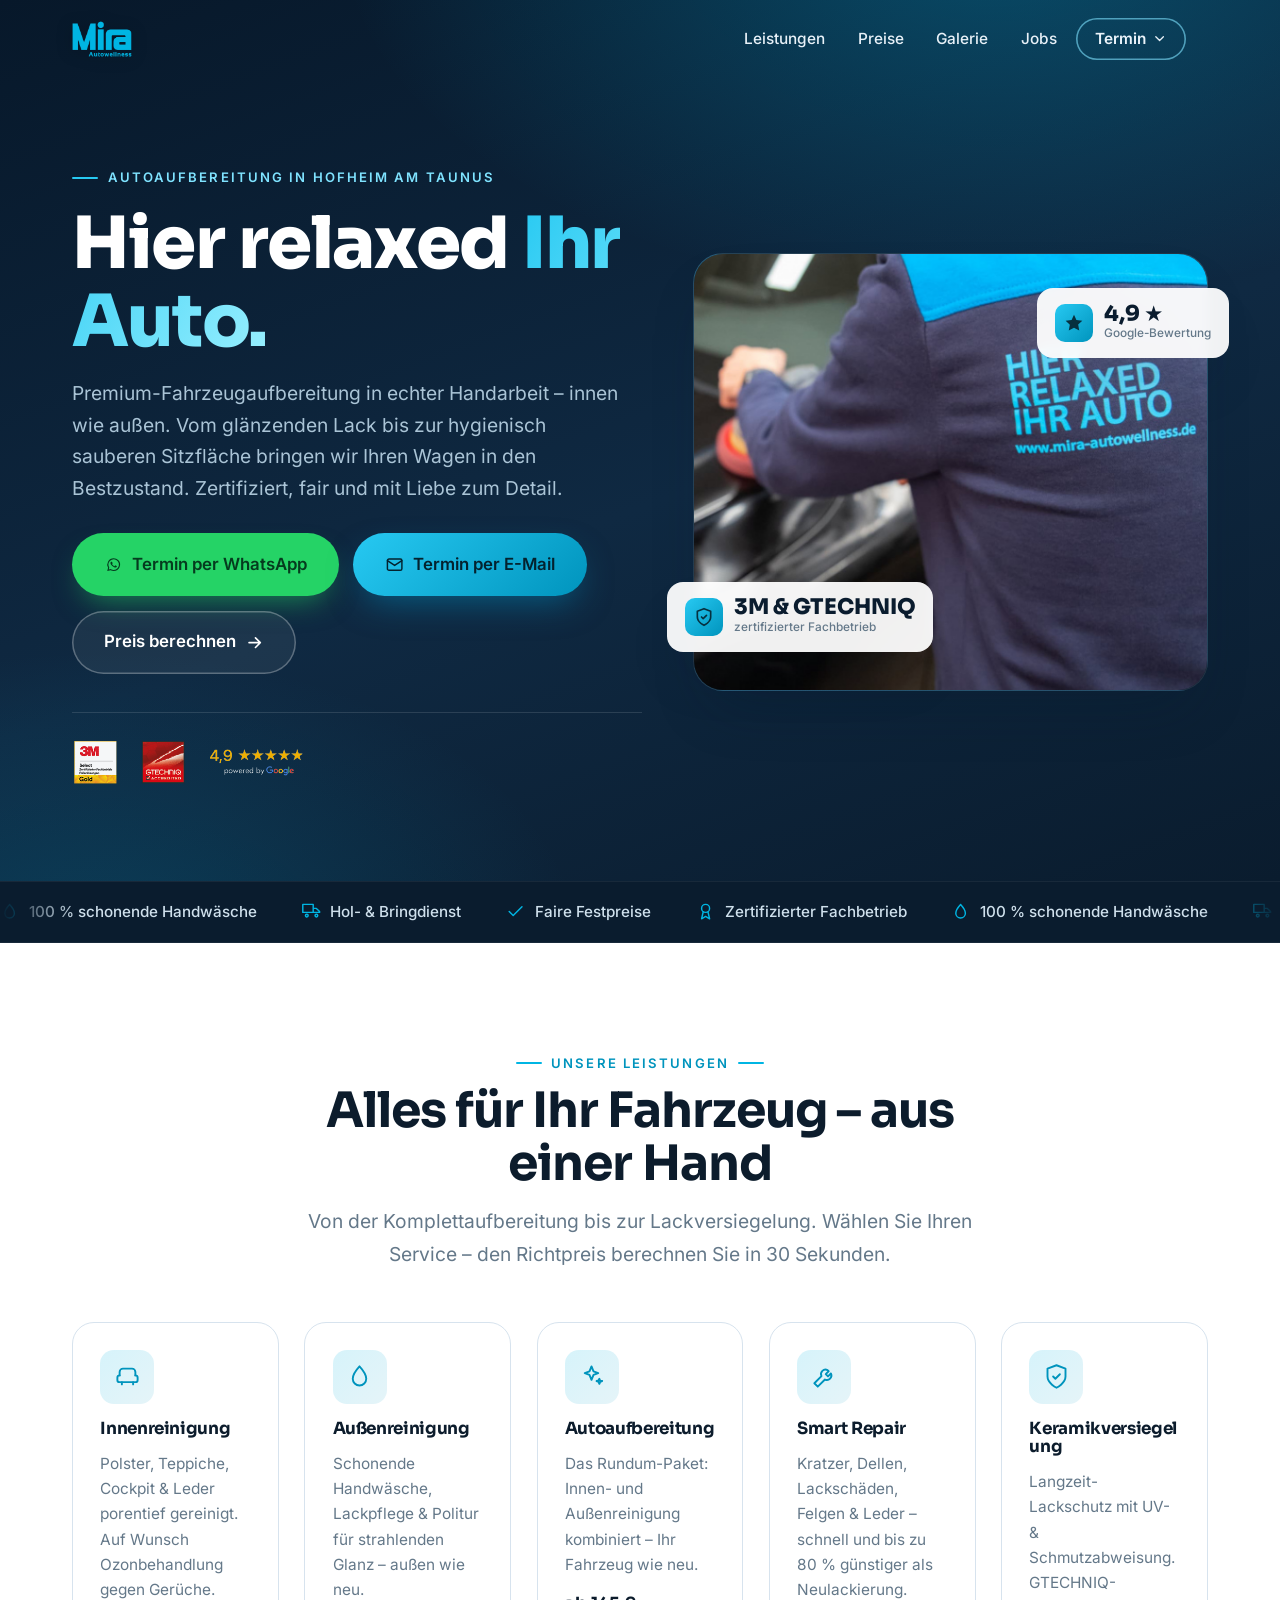
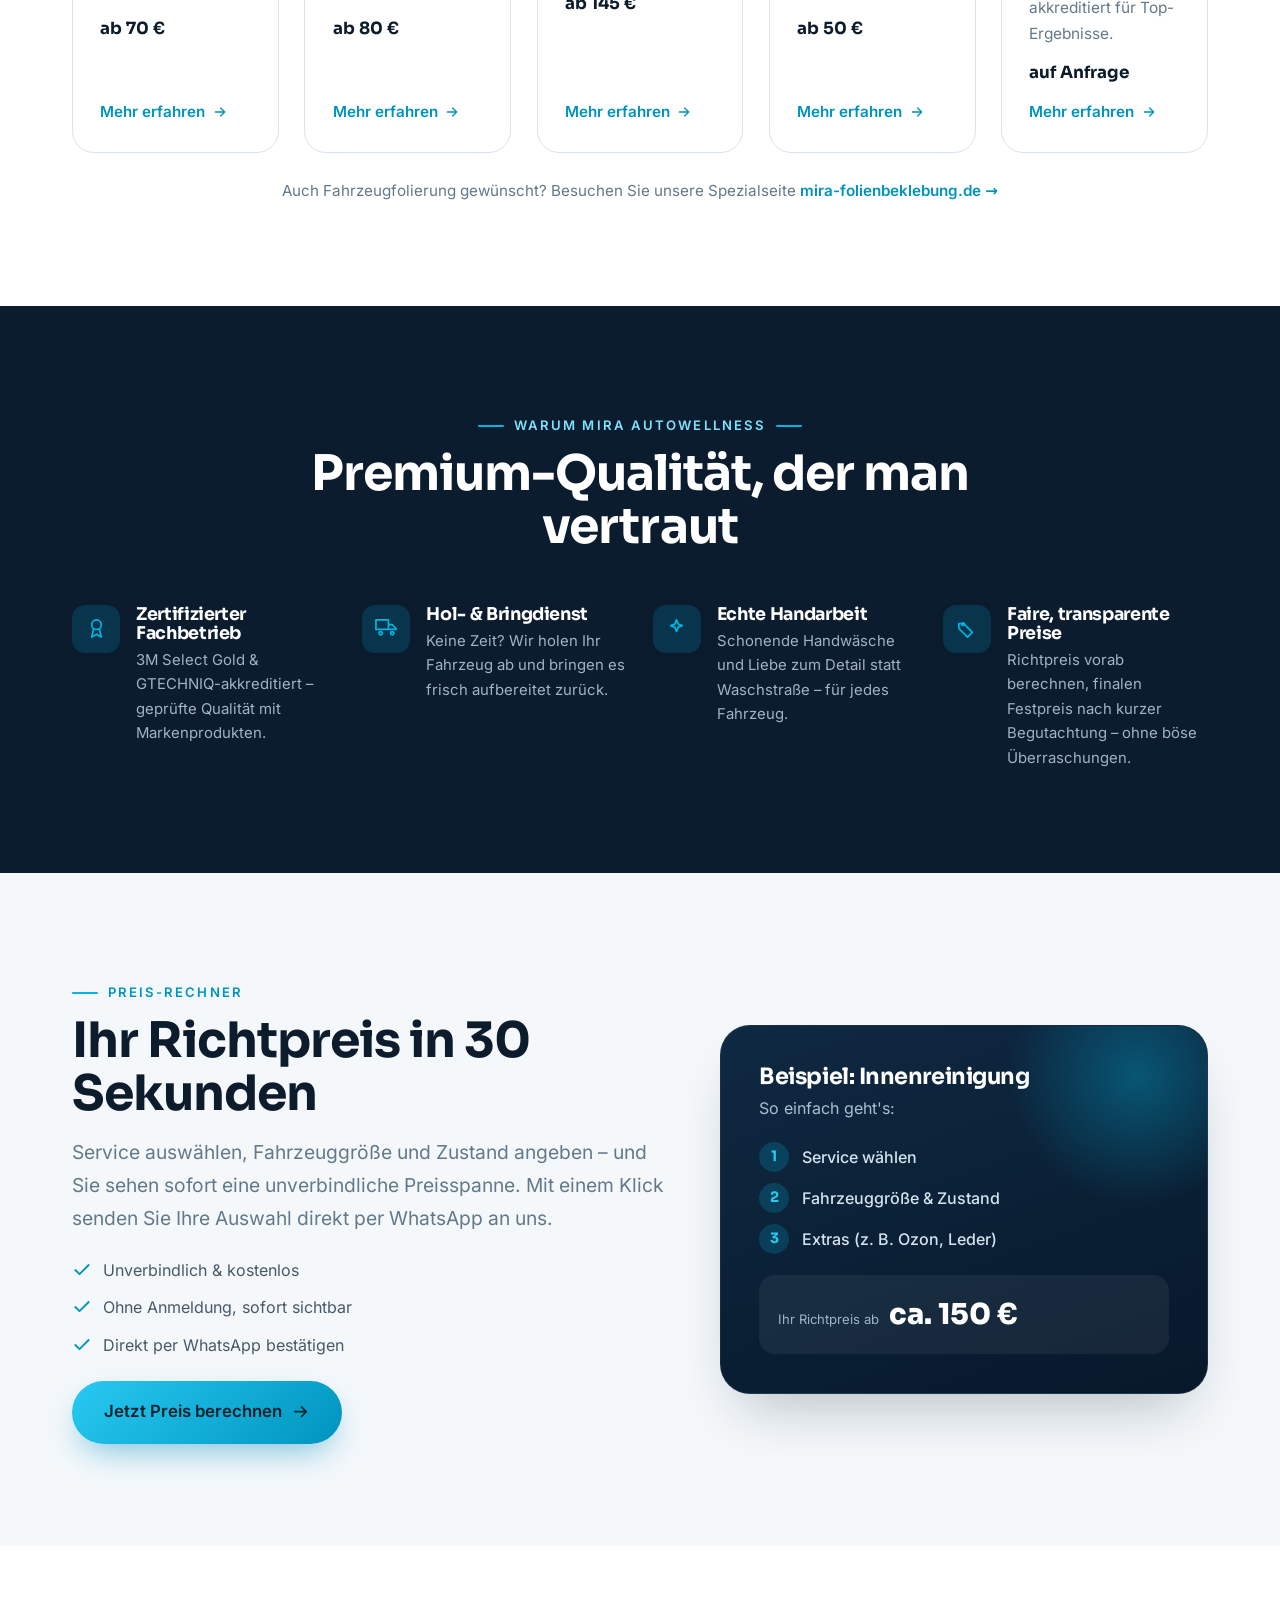
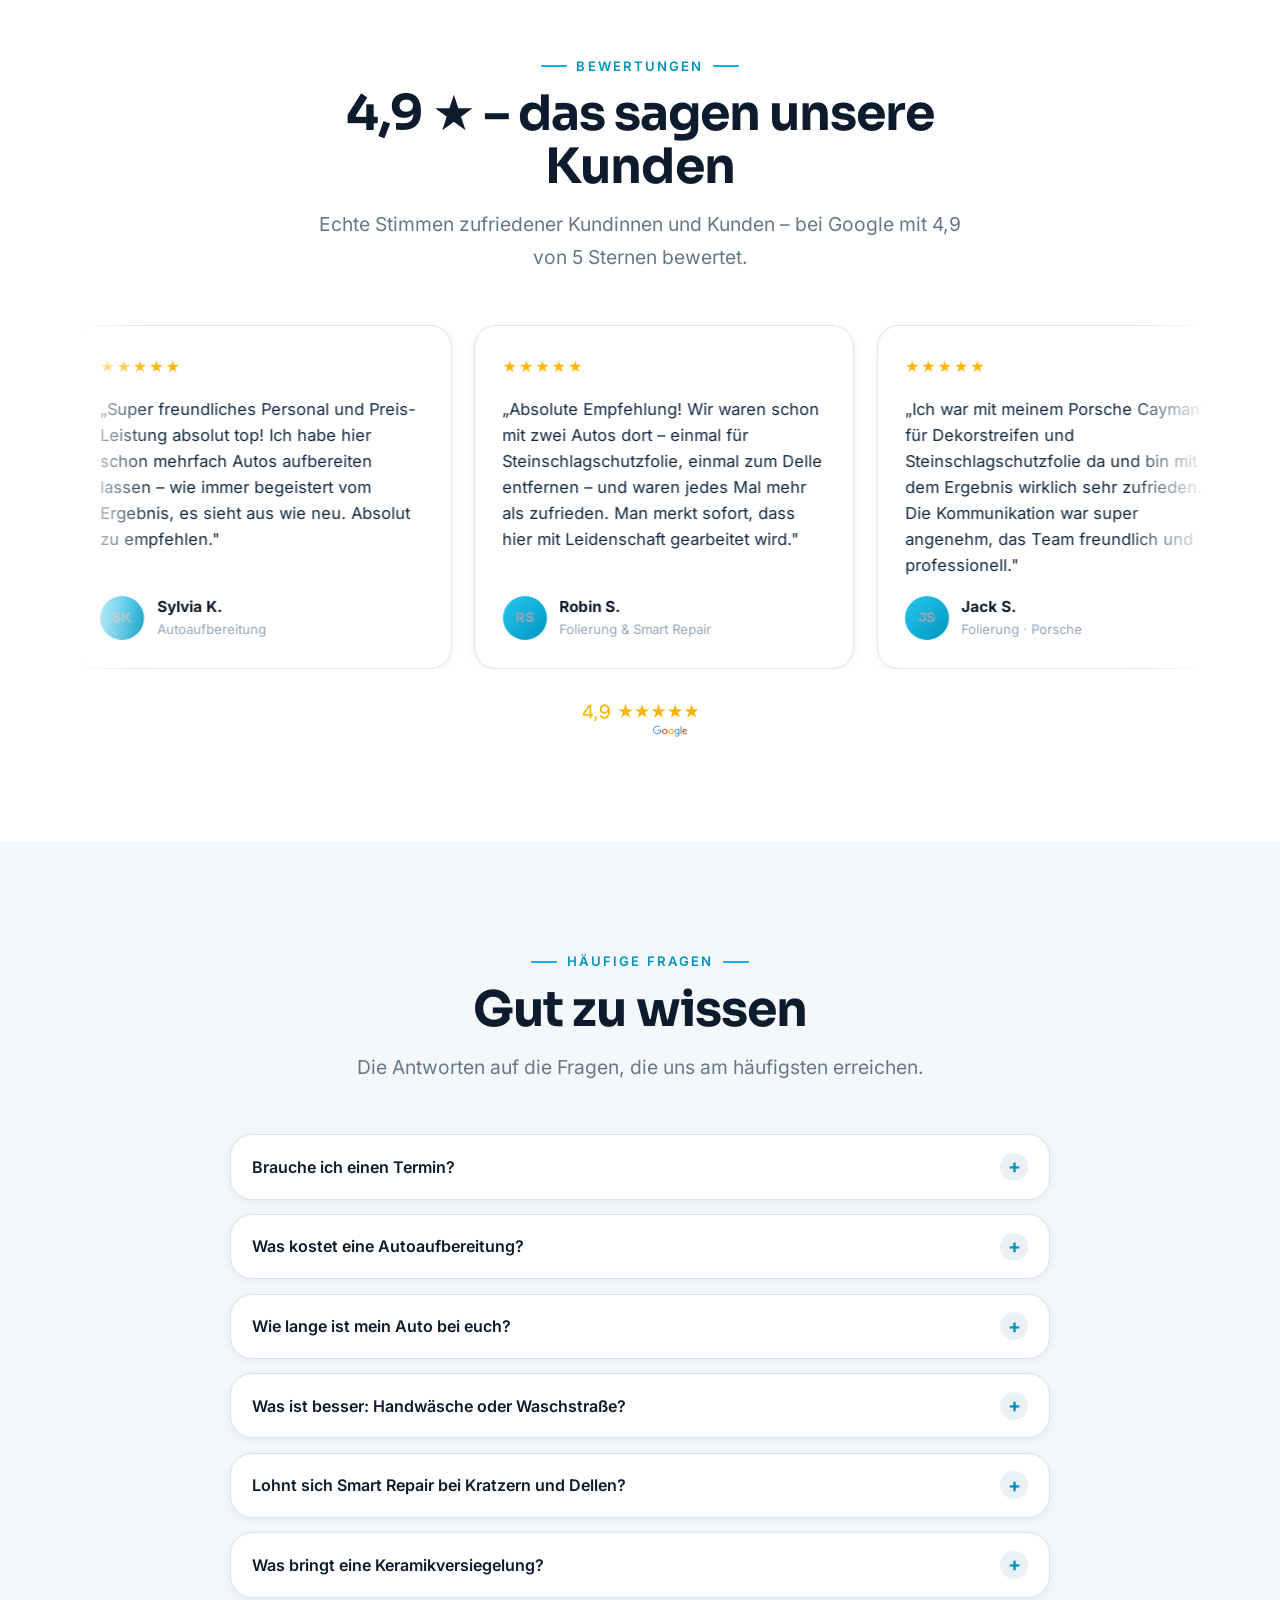
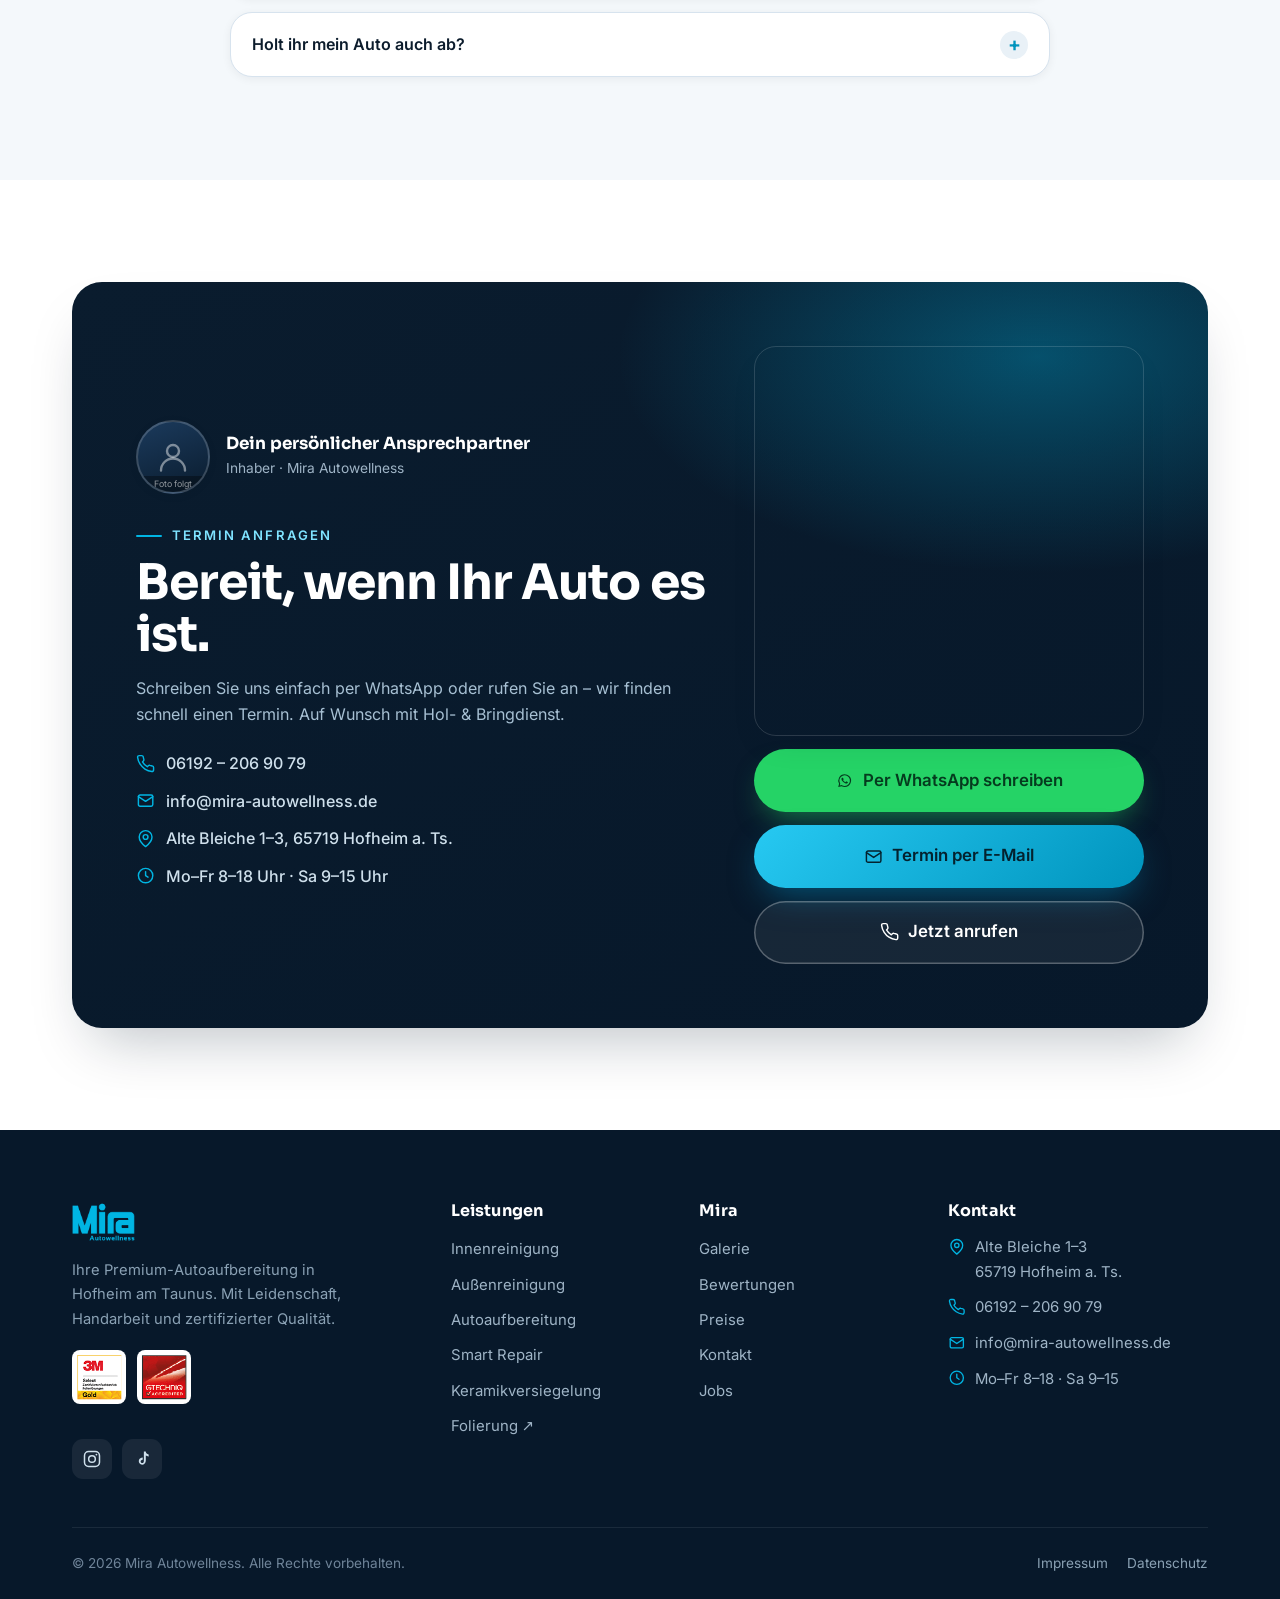
<file: index.html>
<!DOCTYPE html>
<html lang="de">
<head>
<script>
  /* Enable reveal-animations only if JS runs; safety net reveals all if main.js fails to load. */
  document.documentElement.classList.add('js');
  window.__revealFallback = setTimeout(function () {
    var els = document.querySelectorAll('.reveal');
    for (var i = 0; i < els.length; i++) els[i].classList.add('in');
  }, 2000);
</script>
<meta charset="UTF-8" />
<meta name="viewport" content="width=device-width, initial-scale=1.0" />
<title>Mira Autowellness · Premium Autoaufbereitung in Hofheim am Taunus</title>
<meta name="description" content="Professionelle Fahrzeugaufbereitung, Innenreinigung, Keramikversiegelung & Smart Repair in Hofheim am Taunus. 3M-zertifiziert, GTECHNIQ-akkreditiert, 4,9★ bei Google. Jetzt Termin per WhatsApp anfragen." />
<meta name="theme-color" content="#0a1c2e" />
<link rel="canonical" href="https://mira-autowellness.de/" />
<meta property="og:type" content="website" />
<meta property="og:site_name" content="Mira Autowellness" />
<meta property="og:locale" content="de_DE" />
<meta property="og:url" content="https://mira-autowellness.de/" />
<meta property="og:title" content="Mira Autowellness · Premium Autoaufbereitung in Hofheim am Taunus" />
<meta property="og:description" content="Professionelle Fahrzeugaufbereitung, Innenreinigung, Keramikversiegelung & Smart Repair in Hofheim am Taunus. 3M-zertifiziert, GTECHNIQ-akkreditiert, 4,9★ bei Google. Jetzt Termin per WhatsApp anfragen." />
<meta property="og:image" content="https://mira-autowellness.de/assets/img/og-image.jpg" />
<meta property="og:image:width" content="1200" />
<meta property="og:image:height" content="630" />
<meta property="og:image:alt" content="Mira Autowellness – Autoaufbereitung in Hofheim am Taunus" />
<meta name="twitter:card" content="summary_large_image" />
<link rel="icon" href="assets/favicon.svg" type="image/svg+xml" />
<link rel="apple-touch-icon" href="assets/logo/logo.png" />

<link rel="preload" href="assets/fonts/sora-800.woff2" as="font" type="font/woff2" crossorigin />
<link rel="preload" href="assets/fonts/inter-400.woff2" as="font" type="font/woff2" crossorigin />
<link rel="stylesheet" href="css/styles.css" />
<script type="application/ld+json">
{
 "@context": "https://schema.org",
 "@graph": [
  {
   "@type": "AutomotiveBusiness",
   "@id": "https://mira-autowellness.de/#business",
   "name": "Mira Autowellness",
   "description": "Premium-Autoaufbereitung in Hofheim am Taunus: Innenreinigung, Außenreinigung, komplette Fahrzeugaufbereitung, Smart Repair und Keramikversiegelung in echter Handarbeit. 3M-zertifiziert und GTECHNIQ-akkreditiert.",
   "url": "https://mira-autowellness.de/",
   "telephone": "+4961922069079",
   "email": "info@mira-autowellness.de",
   "image": [
    "https://mira-autowellness.de/assets/img/og-image.jpg",
    "https://mira-autowellness.de/assets/img/hero-politur.jpg"
   ],
   "logo": "https://mira-autowellness.de/assets/logo/logo.png",
   "priceRange": "€€",
   "address": {
    "@type": "PostalAddress",
    "streetAddress": "Alte Bleiche 1–3",
    "postalCode": "65719",
    "addressLocality": "Hofheim am Taunus",
    "addressRegion": "Hessen",
    "addressCountry": "DE"
   },
   "geo": {
    "@type": "GeoCoordinates",
    "latitude": 50.0858392,
    "longitude": 8.4442763
   },
   "openingHoursSpecification": [
    {
     "@type": "OpeningHoursSpecification",
     "dayOfWeek": [
      "Monday",
      "Tuesday",
      "Wednesday",
      "Thursday",
      "Friday"
     ],
     "opens": "08:00",
     "closes": "18:00"
    },
    {
     "@type": "OpeningHoursSpecification",
     "dayOfWeek": "Saturday",
     "opens": "09:00",
     "closes": "15:00"
    }
   ],
   "areaServed": "Hofheim am Taunus und Umgebung (Main-Taunus-Kreis)",
   "sameAs": [
    "https://www.instagram.com/miraautowellness",
    "https://www.tiktok.com/@miraautowellness"
   ]
  },
  {
   "@type": "WebSite",
   "name": "Mira Autowellness",
   "url": "https://mira-autowellness.de/",
   "inLanguage": "de"
  },
  {
   "@type": "FAQPage",
   "mainEntity": [
    {
     "@type": "Question",
     "name": "Brauche ich einen Termin?",
     "acceptedAnswer": {
      "@type": "Answer",
      "text": "Ja, wir arbeiten mit Terminvereinbarung. Der schnellste Weg ist eine kurze WhatsApp-Nachricht, alternativ telefonisch unter 06192 – 206 90 79 (Mo–Fr 8–18 Uhr, Sa 9–15 Uhr) oder per E-Mail."
     }
    },
    {
     "@type": "Question",
     "name": "Was kostet eine Autoaufbereitung?",
     "acceptedAnswer": {
      "@type": "Answer",
      "text": "Als Richtwerte: Innenreinigung ab 70 €, Außenreinigung ab 80 €, komplette Aufbereitung innen + außen ab 145 €, Smart Repair ab 50 €. Der genaue Preis hängt von Fahrzeuggröße und Zustand ab – der Preis-Rechner auf der Preise-Seite liefert in 30 Sekunden einen unverbindlichen Richtpreis."
     }
    },
    {
     "@type": "Question",
     "name": "Wie lange ist mein Auto bei euch?",
     "acceptedAnswer": {
      "@type": "Answer",
      "text": "Je nach Umfang: Viele Arbeiten erledigen wir am selben Tag. Bei einer Polster- und Teppich-Shampoonierung bleibt das Fahrzeug zum Trocknen über Nacht, für eine Ozonbehandlung ca. 2–3 Werktage."
     }
    },
    {
     "@type": "Question",
     "name": "Was ist besser: Handwäsche oder Waschstraße?",
     "acceptedAnswer": {
      "@type": "Answer",
      "text": "Wir waschen ausschließlich von Hand. Das ist deutlich schonender für den Lack als rotierende Waschstraßen-Bürsten – und gründlicher: Die Reinigung der Felgeninnenseiten ist immer inklusive."
     }
    },
    {
     "@type": "Question",
     "name": "Lohnt sich Smart Repair bei Kratzern und Dellen?",
     "acceptedAnswer": {
      "@type": "Answer",
      "text": "In den meisten Fällen ja: Kleine Schäden reparieren wir gezielt – bis zu 80 % günstiger als eine Neulackierung. Kratzer ab 50 €, Dellen ohne Neulackierung ab 100 €. Einfach ein Foto per WhatsApp schicken, wir geben eine ehrliche Einschätzung."
     }
    },
    {
     "@type": "Question",
     "name": "Was bringt eine Keramikversiegelung?",
     "acceptedAnswer": {
      "@type": "Answer",
      "text": "Ein langanhaltender Schutzschild für den Lack: Schmutz und Wasser perlen ab, UV-Strahlung wird abgewehrt, das Auto lässt sich leichter reinigen. Wir sind GTECHNIQ-akkreditiert und bereiten den Lack mehrstufig auf. Preis individuell nach Fahrzeug und Lackzustand."
     }
    },
    {
     "@type": "Question",
     "name": "Holt ihr mein Auto auch ab?",
     "acceptedAnswer": {
      "@type": "Answer",
      "text": "Ja – auf Wunsch übernehmen wir das Holen und Bringen des Fahrzeugs nach Absprache."
     }
    }
   ]
  }
 ]
}
</script>
</head>
<body id="top">

<!-- ============================ HEADER ============================ -->
<header class="site-header" id="siteHeader">
  <div class="container site-header__inner">
    <a href="#top" class="brand" aria-label="Mira Autowellness — Startseite">
      <img src="assets/logo/logo.png" alt="Mira Autowellness" />
    </a>

    <nav class="main-nav" id="mainNav" aria-label="Hauptnavigation">
      <ul>
        <li><a href="#leistungen">Leistungen</a></li>
        <li><a href="preise.html">Preise</a></li>
        <li><a href="galerie.html">Galerie</a></li>
        
        <li><a href="jobs.html">Jobs</a></li>
      
        <li class="nav-dd">
          <button type="button" class="nav-dd__toggle" aria-haspopup="true">Termin <svg class="nav-dd__chev" viewBox="0 0 24 24" fill="none" stroke="currentColor" stroke-width="2" stroke-linecap="round" stroke-linejoin="round" aria-hidden="true"><path d="m6 9 6 6 6-6"/></svg></button>
          <div class="nav-dd__menu" role="menu">
            <a role="menuitem" href="https://wa.me/4915115298007?text=Hallo%20Mira%20Autowellness%2C%20ich%20m%C3%B6chte%20gern%20einen%20Termin%20anfragen." target="_blank" rel="noopener"><svg viewBox="0 0 24 24" fill="currentColor" aria-hidden="true"><path d="M17.6 6.3A7.85 7.85 0 0 0 12 4a7.94 7.94 0 0 0-6.9 11.9L4 20l4.2-1.1a7.9 7.9 0 0 0 3.8 1A7.94 7.94 0 0 0 17.6 6.3ZM12 18.5a6.6 6.6 0 0 1-3.36-.92l-.24-.14-2.5.65.67-2.43-.16-.25A6.59 6.59 0 1 1 12 18.5Z"/></svg> WhatsApp</a>
            <a role="menuitem" href="mailto:info@mira-autowellness.de?subject=Terminanfrage&amp;body=Hallo%20Mira%20Autowellness%2C%0A%0Aich%20m%C3%B6chte%20gern%20einen%20Termin%20anfragen.%0A%0AFahrzeug%3A%20%0AGew%C3%BCnschte%20Leistung%3A%20%0AWunschtermin%3A%20%0A%0AViele%20Gr%C3%BC%C3%9Fe"><svg viewBox="0 0 24 24" fill="none" stroke="currentColor" stroke-width="1.8" stroke-linecap="round" stroke-linejoin="round" aria-hidden="true"><rect x="3" y="5" width="18" height="14" rx="2"/><path d="m3 7 9 6 9-6"/></svg> E-Mail</a>
            <a role="menuitem" href="tel:+4961922069079"><svg viewBox="0 0 24 24" fill="none" stroke="currentColor" stroke-width="1.8" stroke-linecap="round" stroke-linejoin="round" aria-hidden="true"><path d="M22 16.9v3a2 2 0 0 1-2.2 2 19.8 19.8 0 0 1-8.6-3.1 19.5 19.5 0 0 1-6-6A19.8 19.8 0 0 1 2 4.2 2 2 0 0 1 4.1 2h3a2 2 0 0 1 2 1.7c.1 1 .4 1.9.7 2.8a2 2 0 0 1-.5 2.1L8.1 9.9a16 16 0 0 0 6 6l1.3-1.3a2 2 0 0 1 2.1-.4c.9.3 1.8.6 2.8.7a2 2 0 0 1 1.7 2Z"/></svg> Telefon</a>
          </div>
        </li>
      </ul>
    </nav>

    <div class="header-cta">
      <button class="nav-toggle" id="navToggle" aria-label="Menü öffnen" aria-expanded="false" aria-controls="mainNav">
        <svg class="ico-open" viewBox="0 0 24 24" fill="none" stroke="currentColor" stroke-width="2" stroke-linecap="round"><path d="M4 7h16M4 12h16M4 17h16"/></svg>
        <svg class="ico-close" viewBox="0 0 24 24" fill="none" stroke="currentColor" stroke-width="2" stroke-linecap="round"><path d="M6 6l12 12M18 6 6 18"/></svg>
      </button>
    </div>
  </div>
</header>

<main>

<!-- ============================ HERO ============================ -->
<section class="hero">
  <div class="container hero__grid">
    <div class="hero__copy">
      <span class="eyebrow hero__eyebrow reveal">Autoaufbereitung in Hofheim am Taunus</span>
      <h1 class="reveal" data-d="1">Hier relaxed <span class="hl">Ihr Auto.</span></h1>
      <p class="hero__lead reveal" data-d="2">
        Premium-Fahrzeugaufbereitung in echter Handarbeit – innen wie außen.
        Vom glänzenden Lack bis zur hygienisch sauberen Sitzfläche bringen wir Ihren
        Wagen in den Bestzustand. Zertifiziert, fair und mit Liebe zum Detail.
      </p>
      <div class="hero__actions reveal" data-d="3">
        <a class="btn btn--wa btn--lg" href="https://wa.me/4915115298007?text=Hallo%20Mira%20Autowellness%2C%20ich%20m%C3%B6chte%20gern%20einen%20Termin%20anfragen." target="_blank" rel="noopener">
          <svg viewBox="0 0 24 24" fill="currentColor" aria-hidden="true"><path d="M17.6 6.3A7.85 7.85 0 0 0 12 4a7.94 7.94 0 0 0-6.9 11.9L4 20l4.2-1.1a7.9 7.9 0 0 0 3.8 1A7.94 7.94 0 0 0 17.6 6.3ZM12 18.5a6.6 6.6 0 0 1-3.36-.92l-.24-.14-2.5.65.67-2.43-.16-.25A6.59 6.59 0 1 1 12 18.5Zm3.6-4.93c-.2-.1-1.17-.58-1.35-.64s-.31-.1-.44.1-.5.64-.62.77-.23.15-.43.05a5.4 5.4 0 0 1-1.59-.98 6 6 0 0 1-1.1-1.37c-.12-.2 0-.31.09-.41l.3-.35a1.36 1.36 0 0 0 .2-.34.37.37 0 0 0 0-.35c0-.1-.44-1.06-.6-1.45s-.32-.33-.44-.34h-.38a.72.72 0 0 0-.52.24 2.18 2.18 0 0 0-.68 1.62 3.78 3.78 0 0 0 .8 2 8.7 8.7 0 0 0 3.33 2.94c.47.2.83.32 1.11.41a2.69 2.69 0 0 0 1.23.08 2 2 0 0 0 1.32-.93 1.65 1.65 0 0 0 .11-.93c-.05-.08-.18-.13-.38-.23Z"/></svg>
          Termin per WhatsApp
        </a>
        <a class="btn btn--primary btn--lg" href="mailto:info@mira-autowellness.de?subject=Terminanfrage&amp;body=Hallo%20Mira%20Autowellness%2C%0A%0Aich%20m%C3%B6chte%20gern%20einen%20Termin%20anfragen.%0A%0AFahrzeug%3A%20%0AGew%C3%BCnschte%20Leistung%3A%20%0AWunschtermin%3A%20%0A%0AViele%20Gr%C3%BC%C3%9Fe">
          <svg viewBox="0 0 24 24" fill="none" stroke="currentColor" stroke-width="1.8" stroke-linecap="round" stroke-linejoin="round" aria-hidden="true"><rect x="3" y="5" width="18" height="14" rx="2"/><path d="m3 7 9 6 9-6"/></svg>
          Termin per E-Mail
        </a>
        <a class="btn btn--ghost btn--lg" href="preise.html#rechner">
          Preis berechnen
          <svg viewBox="0 0 24 24" fill="none" stroke="currentColor" stroke-width="2" stroke-linecap="round" stroke-linejoin="round" aria-hidden="true"><path d="M5 12h14M13 6l6 6-6 6"/></svg>
        </a>
      </div>

      <div class="hero__trust reveal" data-d="3">
        <img src="assets/img/badge-3m.png" alt="3M Select Gold – Zertifizierter Fachbetrieb" loading="lazy" />
        <img src="assets/img/badge-gtechniq.png" alt="GTECHNIQ Accredited" loading="lazy" />
        <img class="badge-google" src="assets/img/badge-google.png" alt="4,9 von 5 Sternen bei Google" loading="lazy" />
      </div>
    </div>

    <div class="hero__visual reveal" data-d="2">
      <div class="hero__photo">
        <img src="assets/img/hero-politur.jpg" alt="Mira-Autowellness-Mitarbeiter poliert einen schwarzen Wagen in Handarbeit" width="1500" height="924" fetchpriority="high" />
      </div>
      <div class="hero__float hero__float--rating">
        <div class="ic"><svg viewBox="0 0 24 24" fill="currentColor" aria-hidden="true"><path d="M12 2l2.9 6.3L22 9.2l-5 4.7 1.3 7L12 17.8 5.7 21l1.3-7-5-4.7 7.1-.9z"/></svg></div>
        <div><div class="num">4,9 ★</div><div class="lbl">Google-Bewertung</div></div>
      </div>
      <div class="hero__float hero__float--guarantee">
        <div class="ic"><svg viewBox="0 0 24 24" fill="none" stroke="currentColor" stroke-width="2" stroke-linecap="round" stroke-linejoin="round" aria-hidden="true"><path d="M12 22s8-4 8-10V5l-8-3-8 3v7c0 6 8 10 8 10Z"/><path d="m9 12 2 2 4-4"/></svg></div>
        <div><div class="num">3M &amp; GTECHNIQ</div><div class="lbl">zertifizierter Fachbetrieb</div></div>
      </div>
    </div>
  </div>
</section>

<!-- ============================ STRIP ============================ -->
<div class="strip">
  <div class="container strip__inner">
    <span class="strip__item"><svg viewBox="0 0 24 24" fill="none" stroke="currentColor" stroke-width="1.8" stroke-linecap="round" stroke-linejoin="round"><path d="M12 3s6 6.5 6 11a6 6 0 0 1-12 0c0-4.5 6-11 6-11Z"/></svg> 100 % schonende Handwäsche</span>
    <span class="strip__item"><svg viewBox="0 0 24 24" fill="none" stroke="currentColor" stroke-width="1.8" stroke-linecap="round" stroke-linejoin="round"><path d="M1 3h13v10H1zM14 8h4l4 4v1h-8z"/><circle cx="6" cy="17" r="1.7"/><circle cx="18" cy="17" r="1.7"/></svg> Hol- &amp; Bringdienst</span>
    <span class="strip__item"><svg viewBox="0 0 24 24" fill="none" stroke="currentColor" stroke-width="1.8" stroke-linecap="round" stroke-linejoin="round"><path d="M20 6 9 17l-5-5"/></svg> Faire Festpreise</span>
    <span class="strip__item"><svg viewBox="0 0 24 24" fill="none" stroke="currentColor" stroke-width="1.8" stroke-linecap="round" stroke-linejoin="round"><circle cx="12" cy="8" r="5"/><path d="M9 12.5 7 21l5-3 5 3-2-8.5"/></svg> Zertifizierter Fachbetrieb</span>
  </div>
</div>

<!-- ============================ LEISTUNGEN ============================ -->
<section class="section" id="leistungen">
  <div class="container">
    <div class="section-head center reveal">
      <span class="eyebrow center">Unsere Leistungen</span>
      <h2>Alles für Ihr Fahrzeug – aus einer Hand</h2>
      <p class="lead">Von der Komplettaufbereitung bis zur Lackversiegelung. Wählen Sie Ihren Service – den Richtpreis berechnen Sie in 30 Sekunden.</p>
    </div>

    <div class="grid cards">
      <article class="card reveal">
        <div class="card__ic"><svg viewBox="0 0 24 24" fill="none" stroke="currentColor" stroke-width="1.7" stroke-linecap="round" stroke-linejoin="round"><path d="M5 11a2 2 0 0 0-2 2v2a2 2 0 0 0 2 2h14a2 2 0 0 0 2-2v-2a2 2 0 0 0-2-2"/><path d="M5 11V8a3 3 0 0 1 3-3h8a3 3 0 0 1 3 3v3"/><path d="M7 17v2M17 17v2"/></svg></div>
        <h3>Innenreinigung</h3>
        <p>Polster, Teppiche, Cockpit &amp; Leder porentief gereinigt. Auf Wunsch Ozonbehandlung gegen Gerüche.</p>
        <div class="card__price">ab 70 €</div>
        <a class="card__link" href="innenreinigung.html">Mehr erfahren <svg viewBox="0 0 24 24" fill="none" stroke="currentColor" stroke-width="2" stroke-linecap="round" stroke-linejoin="round"><path d="M5 12h14M13 6l6 6-6 6"/></svg></a>
      </article>

      <article class="card reveal" data-d="1">
        <div class="card__ic"><svg viewBox="0 0 24 24" fill="none" stroke="currentColor" stroke-width="1.7" stroke-linecap="round" stroke-linejoin="round"><path d="M12 3s6 6.5 6 11a6 6 0 0 1-12 0c0-4.5 6-11 6-11Z"/></svg></div>
        <h3>Außenreinigung</h3>
        <p>Schonende Handwäsche, Lackpflege &amp; Politur für strahlenden Glanz – außen wie neu.</p>
        <div class="card__price">ab 80 €</div>
        <a class="card__link" href="aussenreinigung.html">Mehr erfahren <svg viewBox="0 0 24 24" fill="none" stroke="currentColor" stroke-width="2" stroke-linecap="round" stroke-linejoin="round"><path d="M5 12h14M13 6l6 6-6 6"/></svg></a>
      </article>

      <article class="card reveal" data-d="2">
        <div class="card__ic"><svg viewBox="0 0 24 24" fill="none" stroke="currentColor" stroke-width="1.7" stroke-linecap="round" stroke-linejoin="round"><path d="M12 3l1.8 4.4L18 9l-4.2 1.6L12 15l-1.8-4.4L6 9l4.2-1.6L12 3Z"/><path d="M19 14l.7 1.8L21.5 16l-1.8.7L19 18.5l-.7-1.8L16.5 16l1.8-.5L19 14Z"/></svg></div>
        <h3>Autoaufbereitung</h3>
        <p>Das Rundum-Paket: Innen- und Außenreinigung kombiniert – Ihr Fahrzeug wie neu.</p>
        <div class="card__price">ab 145 €</div>
        <a class="card__link" href="autoaufbereitung.html">Mehr erfahren <svg viewBox="0 0 24 24" fill="none" stroke="currentColor" stroke-width="2" stroke-linecap="round" stroke-linejoin="round"><path d="M5 12h14M13 6l6 6-6 6"/></svg></a>
      </article>

      <article class="card reveal" data-d="3">
        <div class="card__ic"><svg viewBox="0 0 24 24" fill="none" stroke="currentColor" stroke-width="1.7" stroke-linecap="round" stroke-linejoin="round"><path d="M14.7 6.3a4 4 0 0 0-5.4 5.3L3 18l3 3 6.4-6.3a4 4 0 0 0 5.3-5.4l-2.6 2.6-2-2 2.6-2.6Z"/></svg></div>
        <h3>Smart Repair</h3>
        <p>Kratzer, Dellen, Lackschäden, Felgen &amp; Leder – schnell und bis zu 80 % günstiger als Neulackierung.</p>
        <div class="card__price">ab 50 €</div>
        <a class="card__link" href="smart-repair.html">Mehr erfahren <svg viewBox="0 0 24 24" fill="none" stroke="currentColor" stroke-width="2" stroke-linecap="round" stroke-linejoin="round"><path d="M5 12h14M13 6l6 6-6 6"/></svg></a>
      </article>

      <article class="card reveal">
        <div class="card__ic"><svg viewBox="0 0 24 24" fill="none" stroke="currentColor" stroke-width="1.7" stroke-linecap="round" stroke-linejoin="round"><path d="M12 22s8-4 8-10V5l-8-3-8 3v7c0 6 8 10 8 10Z"/><path d="m9 12 2 2 4-4"/></svg></div>
        <h3>Keramikversiegelung</h3>
        <p>Langzeit-Lackschutz mit UV- &amp; Schmutzabweisung. GTECHNIQ-akkreditiert für Top-Ergebnisse.</p>
        <div class="card__price">auf Anfrage</div>
        <a class="card__link" href="keramikversiegelung.html">Mehr erfahren <svg viewBox="0 0 24 24" fill="none" stroke="currentColor" stroke-width="2" stroke-linecap="round" stroke-linejoin="round"><path d="M5 12h14M13 6l6 6-6 6"/></svg></a>
      </article>
    </div>

    <p class="muted reveal" style="text-align:center;margin-top:1.6rem;font-size:.95rem">
      Auch Fahrzeugfolierung gewünscht? Besuchen Sie unsere Spezialseite
      <a href="https://www.mira-folienbeklebung.de" target="_blank" rel="noopener" class="text-cyan" style="font-weight:600">mira-folienbeklebung.de →</a>
    </p>
  </div>
</section>

<!-- ============================ WARUM MIRA ============================ -->
<section class="section section--navy" id="warum">
  <div class="container">
    <div class="section-head center reveal">
      <span class="eyebrow center" style="color:#7fe3ff">Warum Mira Autowellness</span>
      <h2>Premium-Qualität, der man vertraut</h2>
    </div>
    <div class="grid features">
      <div class="feature reveal">
        <div class="feature__ic"><svg viewBox="0 0 24 24" fill="none" stroke="currentColor" stroke-width="1.8" stroke-linecap="round" stroke-linejoin="round"><circle cx="12" cy="8" r="5"/><path d="M9 12.5 7 21l5-3 5 3-2-8.5"/></svg></div>
        <div><h3>Zertifizierter Fachbetrieb</h3><p>3M Select Gold &amp; GTECHNIQ-akkreditiert – geprüfte Qualität mit Markenprodukten.</p></div>
      </div>
      <div class="feature reveal" data-d="1">
        <div class="feature__ic"><svg viewBox="0 0 24 24" fill="none" stroke="currentColor" stroke-width="1.8" stroke-linecap="round" stroke-linejoin="round"><path d="M1 3h13v10H1zM14 8h4l4 4v1h-8z"/><circle cx="6" cy="17" r="1.7"/><circle cx="18" cy="17" r="1.7"/></svg></div>
        <div><h3>Hol- &amp; Bringdienst</h3><p>Keine Zeit? Wir holen Ihr Fahrzeug ab und bringen es frisch aufbereitet zurück.</p></div>
      </div>
      <div class="feature reveal" data-d="2">
        <div class="feature__ic"><svg viewBox="0 0 24 24" fill="none" stroke="currentColor" stroke-width="1.8" stroke-linecap="round" stroke-linejoin="round"><path d="M12 3l1.8 4.4L18 9l-4.2 1.6L12 15l-1.8-4.4L6 9l4.2-1.6L12 3Z"/></svg></div>
        <div><h3>Echte Handarbeit</h3><p>Schonende Handwäsche und Liebe zum Detail statt Waschstraße – für jedes Fahrzeug.</p></div>
      </div>
      <div class="feature reveal" data-d="3">
        <div class="feature__ic"><svg viewBox="0 0 24 24" fill="none" stroke="currentColor" stroke-width="1.8" stroke-linecap="round" stroke-linejoin="round"><path d="M3 7v5l9 9 5-5-9-9H3Z"/><circle cx="7.5" cy="7.5" r="1.3"/></svg></div>
        <div><h3>Faire, transparente Preise</h3><p>Richtpreis vorab berechnen, finalen Festpreis nach kurzer Begutachtung – ohne böse Überraschungen.</p></div>
      </div>
    </div>
  </div>
</section>

<!-- ============================ RECHNER TEASER ============================ -->
<section class="section section--alt" id="rechner">
  <div class="container split">
    <div class="reveal">
      <span class="eyebrow">Preis-Rechner</span>
      <h2 style="margin:.7rem 0 1rem">Ihr Richtpreis in 30 Sekunden</h2>
      <p class="lead">Service auswählen, Fahrzeuggröße und Zustand angeben – und Sie sehen sofort eine unverbindliche Preisspanne. Mit einem Klick senden Sie Ihre Auswahl direkt per WhatsApp an uns.</p>
      <ul style="margin:1.4rem 0;display:flex;flex-direction:column;gap:.7rem">
        <li style="display:flex;gap:.7rem;align-items:center;color:var(--slate-600)"><svg viewBox="0 0 24 24" width="20" height="20" fill="none" stroke="#0094bd" stroke-width="2.2" stroke-linecap="round" stroke-linejoin="round"><path d="M20 6 9 17l-5-5"/></svg> Unverbindlich &amp; kostenlos</li>
        <li style="display:flex;gap:.7rem;align-items:center;color:var(--slate-600)"><svg viewBox="0 0 24 24" width="20" height="20" fill="none" stroke="#0094bd" stroke-width="2.2" stroke-linecap="round" stroke-linejoin="round"><path d="M20 6 9 17l-5-5"/></svg> Ohne Anmeldung, sofort sichtbar</li>
        <li style="display:flex;gap:.7rem;align-items:center;color:var(--slate-600)"><svg viewBox="0 0 24 24" width="20" height="20" fill="none" stroke="#0094bd" stroke-width="2.2" stroke-linecap="round" stroke-linejoin="round"><path d="M20 6 9 17l-5-5"/></svg> Direkt per WhatsApp bestätigen</li>
      </ul>
      <a class="btn btn--primary btn--lg" href="preise.html#rechner">Jetzt Preis berechnen
        <svg viewBox="0 0 24 24" fill="none" stroke="currentColor" stroke-width="2" stroke-linecap="round" stroke-linejoin="round"><path d="M5 12h14M13 6l6 6-6 6"/></svg></a>
    </div>

    <div class="calc-card reveal" data-d="1">
      <h3>Beispiel: Innenreinigung</h3>
      <p style="margin-top:.4rem">So einfach geht's:</p>
      <div class="calc-steps">
        <div class="calc-step"><span class="n">1</span> Service wählen</div>
        <div class="calc-step"><span class="n">2</span> Fahrzeuggröße &amp; Zustand</div>
        <div class="calc-step"><span class="n">3</span> Extras (z. B. Ozon, Leder)</div>
      </div>
      <div class="calc-out">
        <span class="from">Ihr Richtpreis ab</span>
        <span class="amt">ca. 150 €</span>
      </div>
    </div>
  </div>
</section>

<!-- ============================ BEWERTUNGEN ============================ -->
<section class="section" id="bewertungen">
  <div class="container">
    <div class="section-head center reveal">
      <span class="eyebrow center">Bewertungen</span>
      <h2>4,9 ★ – das sagen unsere Kunden</h2>
      <p class="lead">Echte Stimmen zufriedener Kundinnen und Kunden – bei Google mit 4,9 von 5 Sternen bewertet.</p>
    </div>
    <!-- Echte Google-Rezensionen; Nachnamen aus Datenschutzgründen abgekürzt, keine Profilfotos übernommen -->
    <div class="quotes-marquee reveal">
      <div class="grid quotes">
        <figure class="quote">
          <div class="stars">★★★★★</div>
          <p>„Super freundliches Personal und Preis-Leistung absolut top! Ich habe hier schon mehrfach Autos aufbereiten lassen – wie immer begeistert vom Ergebnis, es sieht aus wie neu. Absolut zu empfehlen."</p>
          <figcaption class="quote__by"><span class="quote__av">SK</span><span><b>Sylvia K.</b><span>Autoaufbereitung</span></span></figcaption>
        </figure>
        <figure class="quote">
          <div class="stars">★★★★★</div>
          <p>„Absolute Empfehlung! Wir waren schon mit zwei Autos dort – einmal für Steinschlagschutzfolie, einmal zum Delle entfernen – und waren jedes Mal mehr als zufrieden. Man merkt sofort, dass hier mit Leidenschaft gearbeitet wird."</p>
          <figcaption class="quote__by"><span class="quote__av">RS</span><span><b>Robin S.</b><span>Folierung &amp; Smart Repair</span></span></figcaption>
        </figure>
        <figure class="quote">
          <div class="stars">★★★★★</div>
          <p>„Ich war mit meinem Porsche Cayman S für Dekorstreifen und Steinschlagschutzfolie da und bin mit dem Ergebnis wirklich sehr zufrieden. Die Kommunikation war super angenehm, das Team freundlich und professionell."</p>
          <figcaption class="quote__by"><span class="quote__av">JS</span><span><b>Jack S.</b><span>Folierung · Porsche</span></span></figcaption>
        </figure>
        <figure class="quote">
          <div class="stars">★★★★★</div>
          <p>„Habe meinen Lackschaden am Kotflügel reparieren lassen und bin begeistert. Die Arbeit war schnell, sauber und mit Liebe zum Detail – glänzt wieder wie ein Superstar! Dazu super nettes Team."</p>
          <figcaption class="quote__by"><span class="quote__av">CS</span><span><b>C. S.</b><span>Smart Repair</span></span></figcaption>
        </figure>
        <figure class="quote">
          <div class="stars">★★★★★</div>
          <p>„Ich bin der Firma Mira unendlich dankbar. Das geerbte Auto war seit 10 Jahren nicht mehr sauber gemacht worden – nach zwei Tagen strahlt es wie neu. Die serviceorientierte und liebe Art der Mitarbeiter war grandios."</p>
          <figcaption class="quote__by"><span class="quote__av">RA</span><span><b>Romina A.</b><span>Autoaufbereitung</span></span></figcaption>
        </figure>
        <figure class="quote">
          <div class="stars">★★★★★</div>
          <p>„Wir haben unsere beiden Familienautos samt aller Croissant-Krümel, festgetretenen Haribos und Polsterflecken abgegeben – und haben jetzt zwei Autos, die aussehen wie neu. Rundum zufrieden, klare Weiterempfehlung!"</p>
          <figcaption class="quote__by"><span class="quote__av">KS</span><span><b>K. S.</b><span>Innenreinigung</span></span></figcaption>
        </figure>
      </div>
    </div>
    <div style="text-align:center;margin-top:2rem" class="reveal">
      <img src="assets/img/badge-google.png" alt="4,9 von 5 Sternen bei Google" style="height:38px;margin-inline:auto" loading="lazy" />
    </div>
  </div>
</section>

<!-- ============================ FAQ ============================ -->
<section class="section section--alt" id="faq">
  <div class="container">
    <div class="section-head center reveal">
      <span class="eyebrow center">Häufige Fragen</span>
      <h2>Gut zu wissen</h2>
      <p class="lead">Die Antworten auf die Fragen, die uns am häufigsten erreichen.</p>
    </div>
    <div class="faq reveal">
      <details>
        <summary>Brauche ich einen Termin?</summary>
        <p class="faq__a">Ja, wir arbeiten mit Terminvereinbarung – so ist Ihr Auto planbar und ohne Wartezeit dran. Der schnellste Weg ist eine kurze <a href="https://wa.me/4915115298007?text=Hallo%20Mira%20Autowellness%2C%20ich%20m%C3%B6chte%20gern%20einen%20Termin%20anfragen." target="_blank" rel="noopener">WhatsApp-Nachricht</a>, alternativ erreichen Sie uns telefonisch unter <a href="tel:+4961922069079">06192 – 206 90 79</a> (Mo–Fr 8–18 Uhr, Sa 9–15 Uhr) oder per E-Mail.</p>
      </details>
      <details>
        <summary>Was kostet eine Autoaufbereitung?</summary>
        <p class="faq__a">Als Richtwerte: Innenreinigung ab 70 €, Außenreinigung ab 80 €, die komplette Aufbereitung innen + außen ab 145 €, Smart Repair ab 50 €. Der genaue Preis hängt von Fahrzeuggröße und Zustand ab – mit unserem <a href="preise.html#rechner">Preis-Rechner</a> haben Sie in 30 Sekunden Ihren unverbindlichen Richtpreis.</p>
      </details>
      <details>
        <summary>Wie lange ist mein Auto bei euch?</summary>
        <p class="faq__a">Je nach Umfang: Viele Arbeiten erledigen wir am selben Tag. Bei einer Polster- und Teppich-Shampoonierung bleibt das Fahrzeug zum Trocknen über Nacht bei uns, für eine Ozonbehandlung planen Sie bitte ca. 2–3 Werktage ein. Den genauen Zeitrahmen nennen wir Ihnen bei der Terminvereinbarung.</p>
      </details>
      <details>
        <summary>Was ist besser: Handwäsche oder Waschstraße?</summary>
        <p class="faq__a">Wir waschen ausschließlich von Hand. Das ist deutlich schonender für den Lack als rotierende Waschstraßen-Bürsten – und gründlicher: Bei uns ist zum Beispiel die Reinigung der Felgeninnenseiten immer inklusive.</p>
      </details>
      <details>
        <summary>Lohnt sich Smart Repair bei Kratzern und Dellen?</summary>
        <p class="faq__a">In den meisten Fällen ja: Kleine Schäden reparieren wir gezielt vor Ort – bis zu 80 % günstiger als eine Neulackierung. Kratzer ab 50 €, Dellen ohne Neulackierung ab 100 €. Schicken Sie uns einfach ein Foto per WhatsApp, dann geben wir Ihnen eine ehrliche Einschätzung.</p>
      </details>
      <details>
        <summary>Was bringt eine Keramikversiegelung?</summary>
        <p class="faq__a">Eine Keramikversiegelung ist ein langanhaltender Schutzschild für Ihren Lack: Schmutz und Wasser perlen ab, UV-Strahlung und Umwelteinflüsse werden abgewehrt, und das Auto lässt sich viel leichter reinigen. Wir sind GTECHNIQ-akkreditiert und bereiten den Lack vor der Beschichtung mehrstufig auf. Den Preis kalkulieren wir individuell nach Fahrzeug und Lackzustand.</p>
      </details>
      <details>
        <summary>Holt ihr mein Auto auch ab?</summary>
        <p class="faq__a">Ja – auf Wunsch übernehmen wir das Holen und Bringen Ihres Fahrzeugs nach Absprache. Sagen Sie bei der Terminanfrage einfach kurz Bescheid.</p>
      </details>
    </div>
  </div>
</section>

<!-- ============================ KONTAKT / CTA ============================ -->
<section class="section" id="kontakt">
  <div class="container">
    <div class="cta-band reveal">
      <div>
        <div class="person">
          <div class="person__photo"><svg viewBox="0 0 24 24" fill="none" stroke="currentColor" stroke-width="1.6" stroke-linecap="round" stroke-linejoin="round"><circle cx="12" cy="8" r="4"/><path d="M4 21a8 8 0 0 1 16 0"/></svg><span class="ph-tag">Foto folgt</span></div>
          <div class="person__meta"><b>Dein persönlicher Ansprechpartner</b><span>Inhaber · Mira Autowellness</span></div>
        </div>
        <span class="eyebrow" style="color:#7fe3ff">Termin anfragen</span>
        <h2 style="margin:.6rem 0 .8rem">Bereit, wenn Ihr Auto es ist.</h2>
        <p>Schreiben Sie uns einfach per WhatsApp oder rufen Sie an – wir finden schnell einen Termin. Auf Wunsch mit Hol- &amp; Bringdienst.</p>
        <div class="contact-mini">
          <a href="tel:+4961922069079"><svg viewBox="0 0 24 24" fill="none" stroke="currentColor" stroke-width="1.8" stroke-linecap="round" stroke-linejoin="round"><path d="M22 16.9v3a2 2 0 0 1-2.2 2 19.8 19.8 0 0 1-8.6-3.1 19.5 19.5 0 0 1-6-6A19.8 19.8 0 0 1 2 4.2 2 2 0 0 1 4.1 2h3a2 2 0 0 1 2 1.7c.1 1 .4 1.9.7 2.8a2 2 0 0 1-.5 2.1L8.1 9.9a16 16 0 0 0 6 6l1.3-1.3a2 2 0 0 1 2.1-.4c.9.3 1.8.6 2.8.7a2 2 0 0 1 1.7 2Z"/></svg> 06192 – 206 90 79</a>
          <a href="mailto:info@mira-autowellness.de"><svg viewBox="0 0 24 24" fill="none" stroke="currentColor" stroke-width="1.8" stroke-linecap="round" stroke-linejoin="round"><rect x="3" y="5" width="18" height="14" rx="2"/><path d="m3 7 9 6 9-6"/></svg> info@mira-autowellness.de</a>
          <div><svg viewBox="0 0 24 24" fill="none" stroke="currentColor" stroke-width="1.8" stroke-linecap="round" stroke-linejoin="round"><path d="M20 10c0 6-8 12-8 12s-8-6-8-12a8 8 0 0 1 16 0Z"/><circle cx="12" cy="10" r="3"/></svg> Alte Bleiche 1–3, 65719 Hofheim a. Ts.</div>
          <div><svg viewBox="0 0 24 24" fill="none" stroke="currentColor" stroke-width="1.8" stroke-linecap="round" stroke-linejoin="round"><circle cx="12" cy="12" r="9"/><path d="M12 7v5l3 2"/></svg> Mo–Fr 8–18 Uhr · Sa 9–15 Uhr</div>
        </div>
      </div>
      <div class="cta-band__actions">
        <div class="cta-map">
          <iframe title="Standort Mira Autowellness – Alte Bleiche 1–3, 65719 Hofheim am Taunus" src="https://maps.google.com/maps?q=Alte+Bleiche+1-3,+65719+Hofheim+am+Taunus&amp;z=15&amp;hl=de&amp;output=embed" loading="lazy" referrerpolicy="no-referrer-when-downgrade" allowfullscreen></iframe>
        </div>
        <a class="btn btn--wa btn--lg btn--block" href="https://wa.me/4915115298007?text=Hallo%20Mira%20Autowellness%2C%20ich%20m%C3%B6chte%20gern%20einen%20Termin%20anfragen." target="_blank" rel="noopener">
          <svg viewBox="0 0 24 24" fill="currentColor" aria-hidden="true"><path d="M17.6 6.3A7.85 7.85 0 0 0 12 4a7.94 7.94 0 0 0-6.9 11.9L4 20l4.2-1.1a7.9 7.9 0 0 0 3.8 1A7.94 7.94 0 0 0 17.6 6.3ZM12 18.5a6.6 6.6 0 0 1-3.36-.92l-.24-.14-2.5.65.67-2.43-.16-.25A6.59 6.59 0 1 1 12 18.5Zm3.6-4.93c-.2-.1-1.17-.58-1.35-.64s-.31-.1-.44.1-.5.64-.62.77-.23.15-.43.05a5.4 5.4 0 0 1-1.59-.98 6 6 0 0 1-1.1-1.37c-.12-.2 0-.31.09-.41l.3-.35a1.36 1.36 0 0 0 .2-.34.37.37 0 0 0 0-.35c0-.1-.44-1.06-.6-1.45s-.32-.33-.44-.34h-.38a.72.72 0 0 0-.52.24 2.18 2.18 0 0 0-.68 1.62 3.78 3.78 0 0 0 .8 2 8.7 8.7 0 0 0 3.33 2.94c.47.2.83.32 1.11.41a2.69 2.69 0 0 0 1.23.08 2 2 0 0 0 1.32-.93 1.65 1.65 0 0 0 .11-.93c-.05-.08-.18-.13-.38-.23Z"/></svg>
          Per WhatsApp schreiben
        </a>
        <a class="btn btn--primary btn--lg btn--block" href="mailto:info@mira-autowellness.de?subject=Terminanfrage&amp;body=Hallo%20Mira%20Autowellness%2C%0A%0Aich%20m%C3%B6chte%20gern%20einen%20Termin%20anfragen.%0A%0AFahrzeug%3A%20%0AGew%C3%BCnschte%20Leistung%3A%20%0AWunschtermin%3A%20%0A%0AViele%20Gr%C3%BC%C3%9Fe">
          <svg viewBox="0 0 24 24" fill="none" stroke="currentColor" stroke-width="1.8" stroke-linecap="round" stroke-linejoin="round" aria-hidden="true"><rect x="3" y="5" width="18" height="14" rx="2"/><path d="m3 7 9 6 9-6"/></svg>
          Termin per E-Mail
        </a>
        <a class="btn btn--ghost btn--lg btn--block" href="tel:+4961922069079"><svg viewBox="0 0 24 24" fill="none" stroke="currentColor" stroke-width="1.8" stroke-linecap="round" stroke-linejoin="round" aria-hidden="true"><path d="M22 16.9v3a2 2 0 0 1-2.2 2 19.8 19.8 0 0 1-8.6-3.1 19.5 19.5 0 0 1-6-6A19.8 19.8 0 0 1 2 4.2 2 2 0 0 1 4.1 2h3a2 2 0 0 1 2 1.7c.1 1 .4 1.9.7 2.8a2 2 0 0 1-.5 2.1L8.1 9.9a16 16 0 0 0 6 6l1.3-1.3a2 2 0 0 1 2.1-.4c.9.3 1.8.6 2.8.7a2 2 0 0 1 1.7 2Z"/></svg> Jetzt anrufen</a>
      </div>
    </div>
  </div>
</section>

</main>

<!-- ============================ FOOTER ============================ -->
<footer class="site-footer">
  <div class="container">
    <div class="footer-grid">
      <div class="footer-brand">
        <img src="assets/logo/logo.png" alt="Mira Autowellness" />
        <p>Ihre Premium-Autoaufbereitung in Hofheim am Taunus. Mit Leidenschaft, Handarbeit und zertifizierter Qualität.</p>
        <div class="footer-badges">
          <img src="assets/img/badge-3m.png" alt="3M Select Gold" loading="lazy" />
          <img src="assets/img/badge-gtechniq.png" alt="GTECHNIQ Accredited" loading="lazy" />
        </div>
        <div class="footer-social">
          <a href="https://www.instagram.com/miraautowellness" target="_blank" rel="noopener" aria-label="Instagram"><svg viewBox="0 0 24 24" fill="none" stroke="currentColor" stroke-width="1.8" stroke-linecap="round" stroke-linejoin="round"><rect x="3" y="3" width="18" height="18" rx="5"/><circle cx="12" cy="12" r="4"/><circle cx="17.3" cy="6.7" r="1.1" fill="currentColor" stroke="none"/></svg></a>
          <a href="https://www.tiktok.com/@miraautowellness" target="_blank" rel="noopener" aria-label="TikTok"><svg viewBox="0 0 24 24" fill="currentColor"><path d="M16.5 3c.26 2.07 1.46 3.3 3.5 3.45v2.4c-1.18.12-2.21-.27-3.42-.99v6.04c0 5.06-5.52 6.64-7.74 3.01-1.43-2.34-.55-6.45 4.04-6.61v2.53c-.35.06-.72.15-1.06.27-1.02.35-1.6 1-1.44 2.14.31 2.18 4.18 2.82 3.86-1.45V3h2.26z"/></svg></a>
        </div>
      </div>
      <div>
        <h4>Leistungen</h4>
        <ul class="footer-links">
          <li><a href="innenreinigung.html">Innenreinigung</a></li>
          <li><a href="aussenreinigung.html">Außenreinigung</a></li>
          <li><a href="autoaufbereitung.html">Autoaufbereitung</a></li>
          <li><a href="smart-repair.html">Smart Repair</a></li>
          <li><a href="keramikversiegelung.html">Keramikversiegelung</a></li>
          <li><a href="https://www.mira-folienbeklebung.de" target="_blank" rel="noopener">Folierung ↗</a></li>
        </ul>
      </div>
      <div>
        <h4>Mira</h4>
        <ul class="footer-links">
          <li><a href="galerie.html">Galerie</a></li>
          <li><a href="#bewertungen">Bewertungen</a></li>
          <li><a href="preise.html">Preise</a></li>
          <li><a href="#kontakt">Kontakt</a></li>
          <li><a href="jobs.html">Jobs</a></li>
        </ul>
      </div>
      <div>
        <h4>Kontakt</h4>
        <ul class="footer-contact">
          <li><svg viewBox="0 0 24 24" fill="none" stroke="currentColor" stroke-width="1.8" stroke-linecap="round" stroke-linejoin="round"><path d="M20 10c0 6-8 12-8 12s-8-6-8-12a8 8 0 0 1 16 0Z"/><circle cx="12" cy="10" r="3"/></svg> Alte Bleiche 1–3<br>65719 Hofheim a. Ts.</li>
          <li><svg viewBox="0 0 24 24" fill="none" stroke="currentColor" stroke-width="1.8" stroke-linecap="round" stroke-linejoin="round"><path d="M22 16.9v3a2 2 0 0 1-2.2 2 19.8 19.8 0 0 1-8.6-3.1 19.5 19.5 0 0 1-6-6A19.8 19.8 0 0 1 2 4.2 2 2 0 0 1 4.1 2h3a2 2 0 0 1 2 1.7c.1 1 .4 1.9.7 2.8a2 2 0 0 1-.5 2.1L8.1 9.9a16 16 0 0 0 6 6l1.3-1.3a2 2 0 0 1 2.1-.4c.9.3 1.8.6 2.8.7a2 2 0 0 1 1.7 2Z"/></svg> <a href="tel:+4961922069079">06192 – 206 90 79</a></li>
          <li><svg viewBox="0 0 24 24" fill="none" stroke="currentColor" stroke-width="1.8" stroke-linecap="round" stroke-linejoin="round"><rect x="3" y="5" width="18" height="14" rx="2"/><path d="m3 7 9 6 9-6"/></svg> <a href="mailto:info@mira-autowellness.de">info@mira-autowellness.de</a></li>
          <li><svg viewBox="0 0 24 24" fill="none" stroke="currentColor" stroke-width="1.8" stroke-linecap="round" stroke-linejoin="round"><circle cx="12" cy="12" r="9"/><path d="M12 7v5l3 2"/></svg> Mo–Fr 8–18 · Sa 9–15</li>
        </ul>
      </div>
    </div>
    <div class="footer-bottom">
      <p>© <span id="year">2026</span> Mira Autowellness. Alle Rechte vorbehalten.</p>
      <nav aria-label="Rechtliches">
        <a href="impressum.html">Impressum</a>
        <a href="datenschutz.html">Datenschutz</a>
      </nav>
    </div>
  </div>
</footer>

<!-- ============================ MOBILE STICKY CTA ============================ -->
<div class="mobile-cta">
  <a class="btn btn--wa" href="https://wa.me/4915115298007?text=Hallo%20Mira%20Autowellness%2C%20ich%20m%C3%B6chte%20gern%20einen%20Termin%20anfragen." target="_blank" rel="noopener">
    <svg viewBox="0 0 24 24" fill="currentColor" aria-hidden="true"><path d="M17.6 6.3A7.85 7.85 0 0 0 12 4a7.94 7.94 0 0 0-6.9 11.9L4 20l4.2-1.1a7.9 7.9 0 0 0 3.8 1A7.94 7.94 0 0 0 17.6 6.3ZM12 18.5a6.6 6.6 0 0 1-3.36-.92l-.24-.14-2.5.65.67-2.43-.16-.25A6.59 6.59 0 1 1 12 18.5Z"/></svg>
    WhatsApp
  </a>
  <a class="btn btn--dark" href="tel:+4961922069079">Anrufen</a>
</div>

<script src="js/main.js" defer></script>
<script data-goatcounter="https://miraautowellness.goatcounter.com/count" async src="https://gc.zgo.at/count.js"></script>
</body>
</html>
</file>
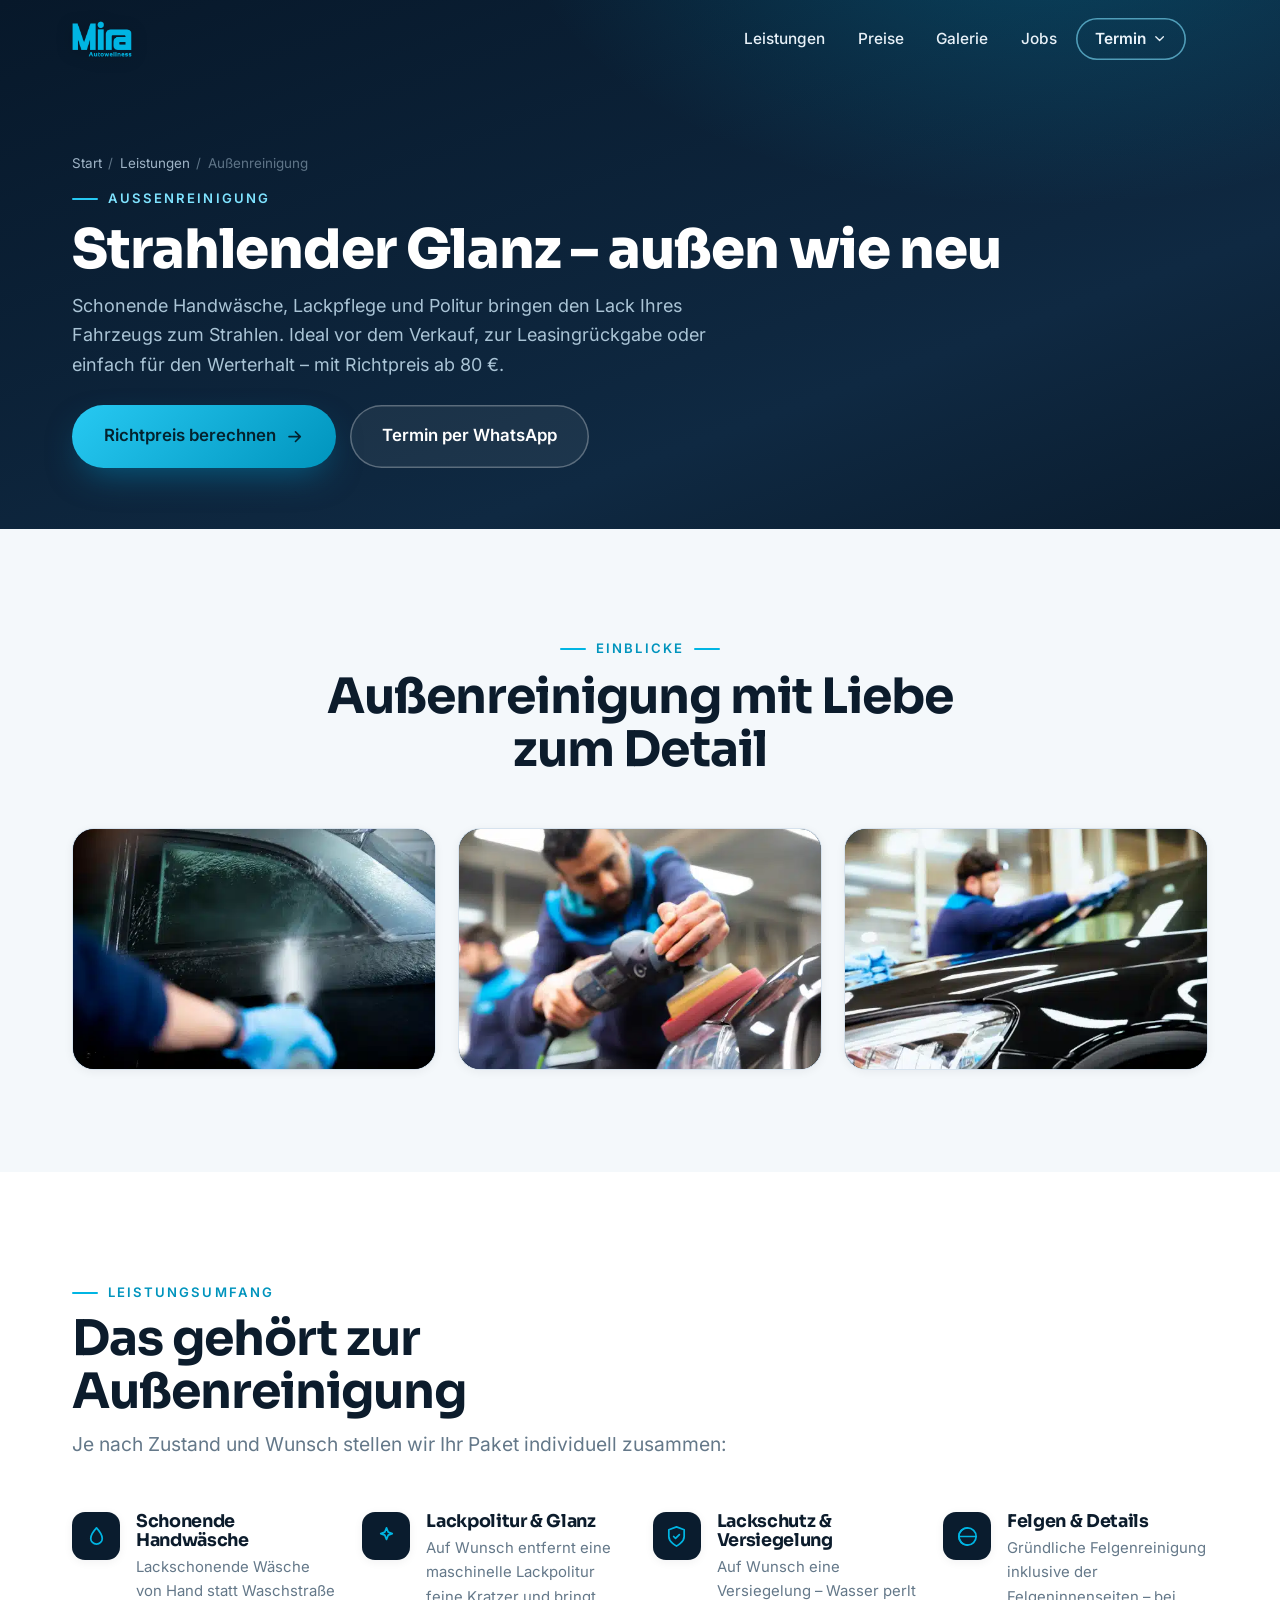
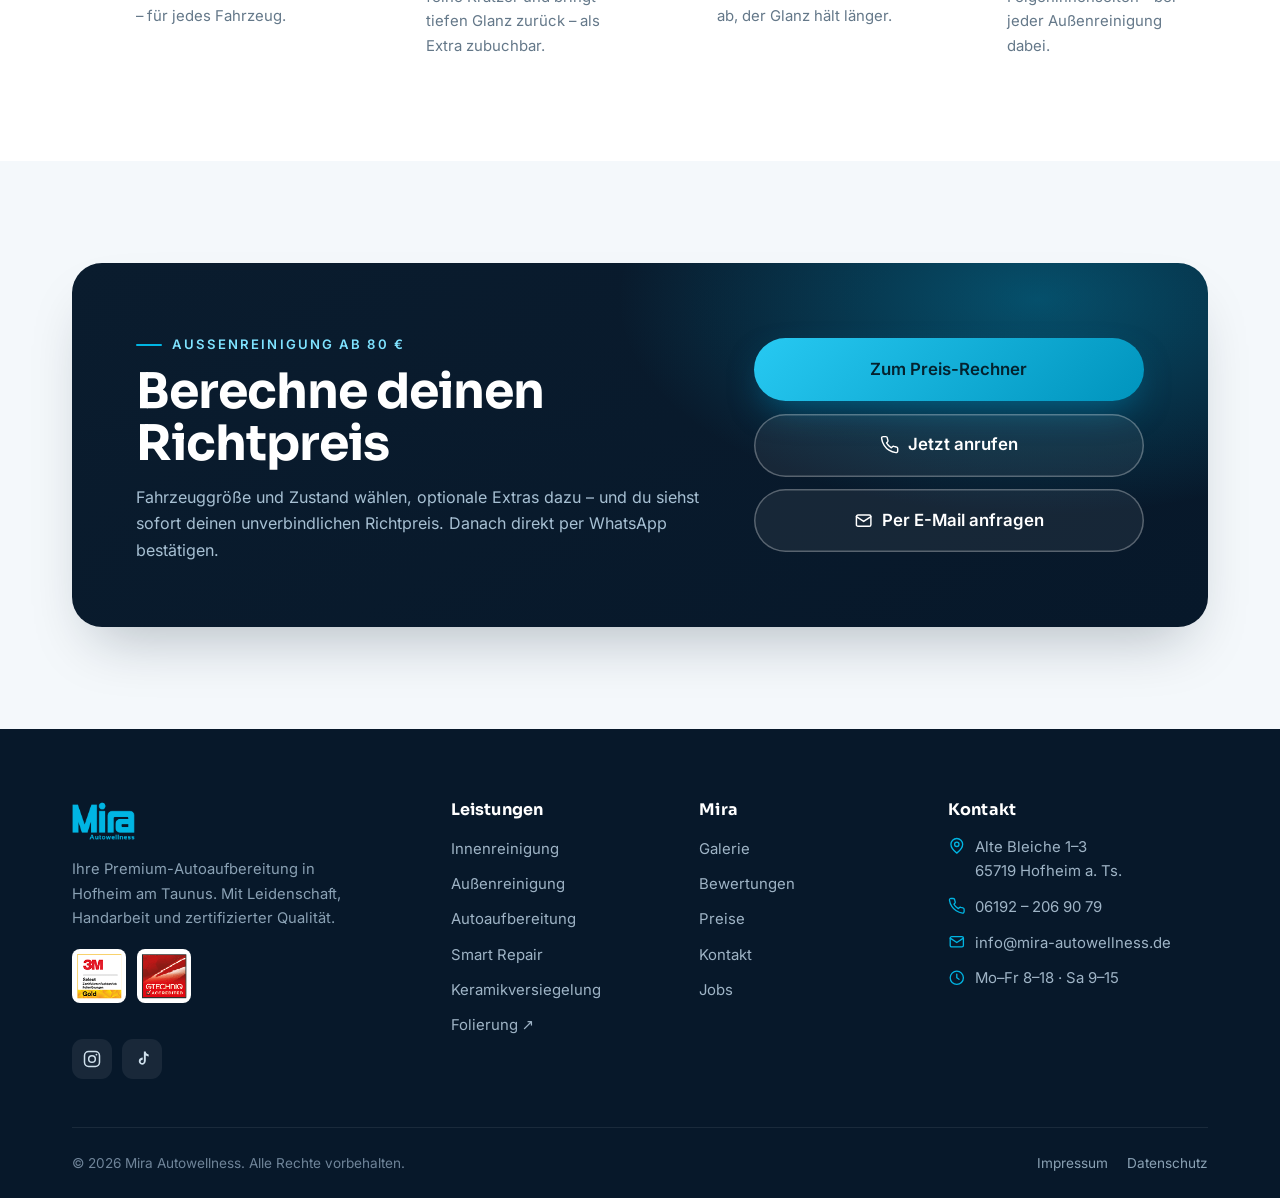
<file: aussenreinigung.html>
<!DOCTYPE html>
<html lang="de">
<head>
<script>document.documentElement.classList.add('js');window.__revealFallback=setTimeout(function(){var e=document.querySelectorAll('.reveal');for(var i=0;i<e.length;i++)e[i].classList.add('in');},2000);</script>
<meta charset="UTF-8" />
<meta name="viewport" content="width=device-width, initial-scale=1.0" />
<title>Außenreinigung in Hofheim · Mira Autowellness</title>
<meta name="description" content="Außenreinigung in Hofheim am Taunus – schonende Handwäsche, Lackpflege & Politur für strahlenden Glanz. Richtpreis ab 80 € – jetzt in 30 Sekunden berechnen." />
<meta name="theme-color" content="#0a1c2e" />
<link rel="canonical" href="https://mira-autowellness.de/aussenreinigung.html" />
<meta property="og:type" content="website" />
<meta property="og:site_name" content="Mira Autowellness" />
<meta property="og:locale" content="de_DE" />
<meta property="og:url" content="https://mira-autowellness.de/aussenreinigung.html" />
<meta property="og:title" content="Außenreinigung in Hofheim · Mira Autowellness" />
<meta property="og:description" content="Außenreinigung in Hofheim am Taunus – schonende Handwäsche, Lackpflege & Politur für strahlenden Glanz. Richtpreis ab 80 € – jetzt in 30 Sekunden berechnen." />
<meta property="og:image" content="https://mira-autowellness.de/assets/img/og-image.jpg" />
<meta property="og:image:width" content="1200" />
<meta property="og:image:height" content="630" />
<meta property="og:image:alt" content="Mira Autowellness – Autoaufbereitung in Hofheim am Taunus" />
<meta name="twitter:card" content="summary_large_image" />
<link rel="icon" href="assets/favicon.svg" type="image/svg+xml" />
<link rel="apple-touch-icon" href="assets/logo/logo.png" />
<link rel="preload" href="assets/fonts/sora-800.woff2" as="font" type="font/woff2" crossorigin />
<link rel="preload" href="assets/fonts/inter-400.woff2" as="font" type="font/woff2" crossorigin />
<link rel="stylesheet" href="css/styles.css" />
<script type="application/ld+json">
{
 "@context": "https://schema.org",
 "@graph": [
  {
   "@type": "BreadcrumbList",
   "itemListElement": [
    {
     "@type": "ListItem",
     "position": 1,
     "name": "Start",
     "item": "https://mira-autowellness.de/"
    },
    {
     "@type": "ListItem",
     "position": 2,
     "name": "Leistungen",
     "item": "https://mira-autowellness.de/#leistungen"
    },
    {
     "@type": "ListItem",
     "position": 3,
     "name": "Auto-Außenreinigung",
     "item": "https://mira-autowellness.de/aussenreinigung.html"
    }
   ]
  },
  {
   "@type": "Service",
   "name": "Auto-Außenreinigung",
   "serviceType": "Handwäsche und Lackpflege",
   "description": "Außenreinigung in Hofheim am Taunus – schonende Handwäsche, Lackpflege & Politur für strahlenden Glanz. Richtpreis ab 80 € – jetzt in 30 Sekunden berechnen.",
   "url": "https://mira-autowellness.de/aussenreinigung.html",
   "provider": {
    "@id": "https://mira-autowellness.de/#business"
   },
   "areaServed": "Hofheim am Taunus und Umgebung"
  }
 ]
}
</script>
</head>
<body>
<header class="site-header" id="siteHeader">
  <div class="container site-header__inner">
    <a href="index.html" class="brand" aria-label="Mira Autowellness — Startseite"><img src="assets/logo/logo.png" alt="Mira Autowellness" /></a>
    <nav class="main-nav" id="mainNav" aria-label="Hauptnavigation"><ul>
      <li><a href="index.html#leistungen">Leistungen</a></li>
      <li><a href="preise.html">Preise</a></li>
      <li><a href="galerie.html">Galerie</a></li>
      
      <li><a href="jobs.html">Jobs</a></li>
    
        <li class="nav-dd">
          <button type="button" class="nav-dd__toggle" aria-haspopup="true">Termin <svg class="nav-dd__chev" viewBox="0 0 24 24" fill="none" stroke="currentColor" stroke-width="2" stroke-linecap="round" stroke-linejoin="round" aria-hidden="true"><path d="m6 9 6 6 6-6"/></svg></button>
          <div class="nav-dd__menu" role="menu">
            <a role="menuitem" href="https://wa.me/4915115298007?text=Hallo%20Mira%20Autowellness%2C%20ich%20m%C3%B6chte%20gern%20einen%20Termin%20anfragen." target="_blank" rel="noopener"><svg viewBox="0 0 24 24" fill="currentColor" aria-hidden="true"><path d="M17.6 6.3A7.85 7.85 0 0 0 12 4a7.94 7.94 0 0 0-6.9 11.9L4 20l4.2-1.1a7.9 7.9 0 0 0 3.8 1A7.94 7.94 0 0 0 17.6 6.3ZM12 18.5a6.6 6.6 0 0 1-3.36-.92l-.24-.14-2.5.65.67-2.43-.16-.25A6.59 6.59 0 1 1 12 18.5Z"/></svg> WhatsApp</a>
            <a role="menuitem" href="mailto:info@mira-autowellness.de?subject=Terminanfrage&amp;body=Hallo%20Mira%20Autowellness%2C%0A%0Aich%20m%C3%B6chte%20gern%20einen%20Termin%20anfragen.%0A%0AFahrzeug%3A%20%0AGew%C3%BCnschte%20Leistung%3A%20%0AWunschtermin%3A%20%0A%0AViele%20Gr%C3%BC%C3%9Fe"><svg viewBox="0 0 24 24" fill="none" stroke="currentColor" stroke-width="1.8" stroke-linecap="round" stroke-linejoin="round" aria-hidden="true"><rect x="3" y="5" width="18" height="14" rx="2"/><path d="m3 7 9 6 9-6"/></svg> E-Mail</a>
            <a role="menuitem" href="tel:+4961922069079"><svg viewBox="0 0 24 24" fill="none" stroke="currentColor" stroke-width="1.8" stroke-linecap="round" stroke-linejoin="round" aria-hidden="true"><path d="M22 16.9v3a2 2 0 0 1-2.2 2 19.8 19.8 0 0 1-8.6-3.1 19.5 19.5 0 0 1-6-6A19.8 19.8 0 0 1 2 4.2 2 2 0 0 1 4.1 2h3a2 2 0 0 1 2 1.7c.1 1 .4 1.9.7 2.8a2 2 0 0 1-.5 2.1L8.1 9.9a16 16 0 0 0 6 6l1.3-1.3a2 2 0 0 1 2.1-.4c.9.3 1.8.6 2.8.7a2 2 0 0 1 1.7 2Z"/></svg> Telefon</a>
          </div>
        </li>
      </ul></nav>
    <div class="header-cta">
      <button class="nav-toggle" id="navToggle" aria-label="Menü öffnen" aria-expanded="false" aria-controls="mainNav"><svg class="ico-open" viewBox="0 0 24 24" fill="none" stroke="currentColor" stroke-width="2" stroke-linecap="round"><path d="M4 7h16M4 12h16M4 17h16"/></svg><svg class="ico-close" viewBox="0 0 24 24" fill="none" stroke="currentColor" stroke-width="2" stroke-linecap="round"><path d="M6 6l12 12M18 6 6 18"/></svg></button>
    </div>
  </div>
</header>
<main>
<section class="page-hero">
  <div class="container">
    <div class="breadcrumb"><a href="index.html">Start</a><span>/</span><a href="index.html#leistungen">Leistungen</a><span>/</span><span>Außenreinigung</span></div>
    <span class="eyebrow">Außenreinigung</span>
    <h1>Strahlender Glanz – außen wie neu</h1>
    <p>Schonende Handwäsche, Lackpflege und Politur bringen den Lack Ihres Fahrzeugs zum Strahlen. Ideal vor dem Verkauf, zur Leasingrückgabe oder einfach für den Werterhalt – mit Richtpreis ab 80 €.</p>
    <div class="hero__actions" style="margin-top:1.6rem">
      <a class="btn btn--primary btn--lg" href="preise.html#rechner">Richtpreis berechnen <svg viewBox="0 0 24 24" fill="none" stroke="currentColor" stroke-width="2" stroke-linecap="round" stroke-linejoin="round"><path d="M5 12h14M13 6l6 6-6 6"/></svg></a>
      <a class="btn btn--ghost btn--lg" href="https://wa.me/4915115298007?text=Hallo%20Mira%20Autowellness%2C%20ich%20m%C3%B6chte%20eine%20Au%C3%9Fenreinigung%20anfragen." target="_blank" rel="noopener">Termin per WhatsApp</a>
    </div>
  </div>
</section>

<section class="section section--alt">
  <div class="container">
    <div class="section-head center reveal"><span class="eyebrow center">Einblicke</span><h2>Außenreinigung mit Liebe zum Detail</h2></div>
    <div class="media-grid reveal">
      <figure class="media-shot"><img src="assets/img/aussen-waesche.webp" alt="Schonende Fahrzeugwäsche von Hand" loading="lazy" /></figure>
      <figure class="media-shot"><img src="assets/img/aussen-politur.webp" alt="Lackpolitur mit der Poliermaschine" loading="lazy" /></figure>
      <figure class="media-shot"><img src="assets/img/aussen-glanz.webp" alt="Frisch aufbereiteter, glänzender Fahrzeuglack" loading="lazy" /></figure>
    </div>
  </div>
</section>

<section class="section">
  <div class="container">
    <div class="section-head reveal"><span class="eyebrow">Leistungsumfang</span><h2 style="margin:.6rem 0 .6rem">Das gehört zur Außenreinigung</h2><p class="lead">Je nach Zustand und Wunsch stellen wir Ihr Paket individuell zusammen:</p></div>
    <div class="grid features reveal">
      <div class="feature"><div class="feature__ic"><svg viewBox="0 0 24 24" fill="none" stroke="currentColor" stroke-width="1.8" stroke-linecap="round" stroke-linejoin="round"><path d="M12 3s6 6.5 6 11a6 6 0 0 1-12 0c0-4.5 6-11 6-11Z"/></svg></div><div><h3>Schonende Handwäsche</h3><p>Lackschonende Wäsche von Hand statt Waschstraße – für jedes Fahrzeug.</p></div></div>
      <div class="feature"><div class="feature__ic"><svg viewBox="0 0 24 24" fill="none" stroke="currentColor" stroke-width="1.8" stroke-linecap="round" stroke-linejoin="round"><path d="M12 3l1.8 4.4L18 9l-4.2 1.6L12 15l-1.8-4.4L6 9l4.2-1.6L12 3Z"/></svg></div><div><h3>Lackpolitur &amp; Glanz</h3><p>Auf Wunsch entfernt eine maschinelle Lackpolitur feine Kratzer und bringt tiefen Glanz zurück – als Extra zubuchbar.</p></div></div>
      <div class="feature"><div class="feature__ic"><svg viewBox="0 0 24 24" fill="none" stroke="currentColor" stroke-width="1.8" stroke-linecap="round" stroke-linejoin="round"><path d="M12 22s8-4 8-10V5l-8-3-8 3v7c0 6 8 10 8 10Z"/><path d="m9 12 2 2 4-4"/></svg></div><div><h3>Lackschutz &amp; Versiegelung</h3><p>Auf Wunsch eine Versiegelung – Wasser perlt ab, der Glanz hält länger.</p></div></div>
      <div class="feature"><div class="feature__ic"><svg viewBox="0 0 24 24" fill="none" stroke="currentColor" stroke-width="1.8" stroke-linecap="round" stroke-linejoin="round"><circle cx="12" cy="12" r="9"/><path d="M12 3a9 9 0 0 0 0 18M3 12h18"/></svg></div><div><h3>Felgen &amp; Details</h3><p>Gründliche Felgenreinigung inklusive der Felgeninnenseiten – bei jeder Außenreinigung dabei.</p></div></div>
    </div>
  </div>
</section>

<section class="section section--alt" id="kontakt">
  <div class="container">
    <div class="cta-band reveal">
      <div>
        <span class="eyebrow" style="color:#7fe3ff">Außenreinigung ab 80 €</span>
        <h2 style="margin:.6rem 0 .8rem">Berechne deinen Richtpreis</h2>
        <p>Fahrzeuggröße und Zustand wählen, optionale Extras dazu – und du siehst sofort deinen unverbindlichen Richtpreis. Danach direkt per WhatsApp bestätigen.</p>
      </div>
      <div class="cta-band__actions">
        <a class="btn btn--primary btn--lg btn--block" href="preise.html#rechner">Zum Preis-Rechner</a>
        <a class="btn btn--ghost btn--lg btn--block" href="tel:+4961922069079"><svg viewBox="0 0 24 24" fill="none" stroke="currentColor" stroke-width="1.8" stroke-linecap="round" stroke-linejoin="round" aria-hidden="true"><path d="M22 16.9v3a2 2 0 0 1-2.2 2 19.8 19.8 0 0 1-8.6-3.1 19.5 19.5 0 0 1-6-6A19.8 19.8 0 0 1 2 4.2 2 2 0 0 1 4.1 2h3a2 2 0 0 1 2 1.7c.1 1 .4 1.9.7 2.8a2 2 0 0 1-.5 2.1L8.1 9.9a16 16 0 0 0 6 6l1.3-1.3a2 2 0 0 1 2.1-.4c.9.3 1.8.6 2.8.7a2 2 0 0 1 1.7 2Z"/></svg> Jetzt anrufen</a>
        <a class="btn btn--ghost btn--lg btn--block" href="mailto:info@mira-autowellness.de?subject=Terminanfrage&amp;body=Hallo%20Mira%20Autowellness%2C%0A%0Aich%20m%C3%B6chte%20gern%20einen%20Termin%20anfragen.%0A%0AFahrzeug%3A%20%0AGew%C3%BCnschte%20Leistung%3A%20%0AWunschtermin%3A%20%0A%0AViele%20Gr%C3%BC%C3%9Fe"><svg viewBox="0 0 24 24" fill="none" stroke="currentColor" stroke-width="1.8" stroke-linecap="round" stroke-linejoin="round" aria-hidden="true"><rect x="3" y="5" width="18" height="14" rx="2"/><path d="m3 7 9 6 9-6"/></svg> Per E-Mail anfragen</a>
      </div>
    </div>
  </div>
</section>
</main>
<footer class="site-footer">
  <div class="container">
    <div class="footer-grid">
      <div class="footer-brand">
        <img src="assets/logo/logo.png" alt="Mira Autowellness" />
        <p>Ihre Premium-Autoaufbereitung in Hofheim am Taunus. Mit Leidenschaft, Handarbeit und zertifizierter Qualität.</p>
        <div class="footer-badges"><img src="assets/img/badge-3m.png" alt="3M Select Gold" loading="lazy" /><img src="assets/img/badge-gtechniq.png" alt="GTECHNIQ Accredited" loading="lazy" /></div>
        <div class="footer-social">
          <a href="https://www.instagram.com/miraautowellness" target="_blank" rel="noopener" aria-label="Instagram"><svg viewBox="0 0 24 24" fill="none" stroke="currentColor" stroke-width="1.8" stroke-linecap="round" stroke-linejoin="round"><rect x="3" y="3" width="18" height="18" rx="5"/><circle cx="12" cy="12" r="4"/><circle cx="17.3" cy="6.7" r="1.1" fill="currentColor" stroke="none"/></svg></a>
          <a href="https://www.tiktok.com/@miraautowellness" target="_blank" rel="noopener" aria-label="TikTok"><svg viewBox="0 0 24 24" fill="currentColor"><path d="M16.5 3c.26 2.07 1.46 3.3 3.5 3.45v2.4c-1.18.12-2.21-.27-3.42-.99v6.04c0 5.06-5.52 6.64-7.74 3.01-1.43-2.34-.55-6.45 4.04-6.61v2.53c-.35.06-.72.15-1.06.27-1.02.35-1.6 1-1.44 2.14.31 2.18 4.18 2.82 3.86-1.45V3h2.26z"/></svg></a>
        </div>
      </div>
      <div><h4>Leistungen</h4><ul class="footer-links"><li><a href="innenreinigung.html">Innenreinigung</a></li><li><a href="aussenreinigung.html">Außenreinigung</a></li><li><a href="autoaufbereitung.html">Autoaufbereitung</a></li><li><a href="smart-repair.html">Smart Repair</a></li><li><a href="keramikversiegelung.html">Keramikversiegelung</a></li><li><a href="https://www.mira-folienbeklebung.de" target="_blank" rel="noopener">Folierung ↗</a></li></ul></div>
      <div><h4>Mira</h4><ul class="footer-links"><li><a href="galerie.html">Galerie</a></li><li><a href="index.html#bewertungen">Bewertungen</a></li><li><a href="preise.html">Preise</a></li><li><a href="index.html#kontakt">Kontakt</a></li><li><a href="jobs.html">Jobs</a></li></ul></div>
      <div><h4>Kontakt</h4><ul class="footer-contact"><li><svg viewBox="0 0 24 24" fill="none" stroke="currentColor" stroke-width="1.8" stroke-linecap="round" stroke-linejoin="round"><path d="M20 10c0 6-8 12-8 12s-8-6-8-12a8 8 0 0 1 16 0Z"/><circle cx="12" cy="10" r="3"/></svg> Alte Bleiche 1–3<br>65719 Hofheim a. Ts.</li><li><svg viewBox="0 0 24 24" fill="none" stroke="currentColor" stroke-width="1.8" stroke-linecap="round" stroke-linejoin="round"><path d="M22 16.9v3a2 2 0 0 1-2.2 2 19.8 19.8 0 0 1-8.6-3.1 19.5 19.5 0 0 1-6-6A19.8 19.8 0 0 1 2 4.2 2 2 0 0 1 4.1 2h3a2 2 0 0 1 2 1.7c.1 1 .4 1.9.7 2.8a2 2 0 0 1-.5 2.1L8.1 9.9a16 16 0 0 0 6 6l1.3-1.3a2 2 0 0 1 2.1-.4c.9.3 1.8.6 2.8.7a2 2 0 0 1 1.7 2Z"/></svg> <a href="tel:+4961922069079">06192 – 206 90 79</a></li><li><svg viewBox="0 0 24 24" fill="none" stroke="currentColor" stroke-width="1.8" stroke-linecap="round" stroke-linejoin="round"><rect x="3" y="5" width="18" height="14" rx="2"/><path d="m3 7 9 6 9-6"/></svg> <a href="mailto:info@mira-autowellness.de">info@mira-autowellness.de</a></li><li><svg viewBox="0 0 24 24" fill="none" stroke="currentColor" stroke-width="1.8" stroke-linecap="round" stroke-linejoin="round"><circle cx="12" cy="12" r="9"/><path d="M12 7v5l3 2"/></svg> Mo–Fr 8–18 · Sa 9–15</li></ul></div>
    </div>
    <div class="footer-bottom"><p>© <span id="year">2026</span> Mira Autowellness. Alle Rechte vorbehalten.</p><nav aria-label="Rechtliches"><a href="impressum.html">Impressum</a><a href="datenschutz.html">Datenschutz</a></nav></div>
  </div>
</footer>
<div class="mobile-cta"><a class="btn btn--wa" href="https://wa.me/4915115298007?text=Hallo%20Mira%20Autowellness%2C%20ich%20m%C3%B6chte%20gern%20einen%20Termin%20anfragen." target="_blank" rel="noopener"><svg viewBox="0 0 24 24" fill="currentColor" aria-hidden="true"><path d="M17.6 6.3A7.85 7.85 0 0 0 12 4a7.94 7.94 0 0 0-6.9 11.9L4 20l4.2-1.1a7.9 7.9 0 0 0 3.8 1A7.94 7.94 0 0 0 17.6 6.3ZM12 18.5a6.6 6.6 0 0 1-3.36-.92l-.24-.14-2.5.65.67-2.43-.16-.25A6.59 6.59 0 1 1 12 18.5Z"/></svg> WhatsApp</a><a class="btn btn--dark" href="tel:+4961922069079">Anrufen</a></div>
<script src="js/main.js" defer></script>
<script data-goatcounter="https://miraautowellness.goatcounter.com/count" async src="https://gc.zgo.at/count.js"></script>
</body>
</html>
</file>
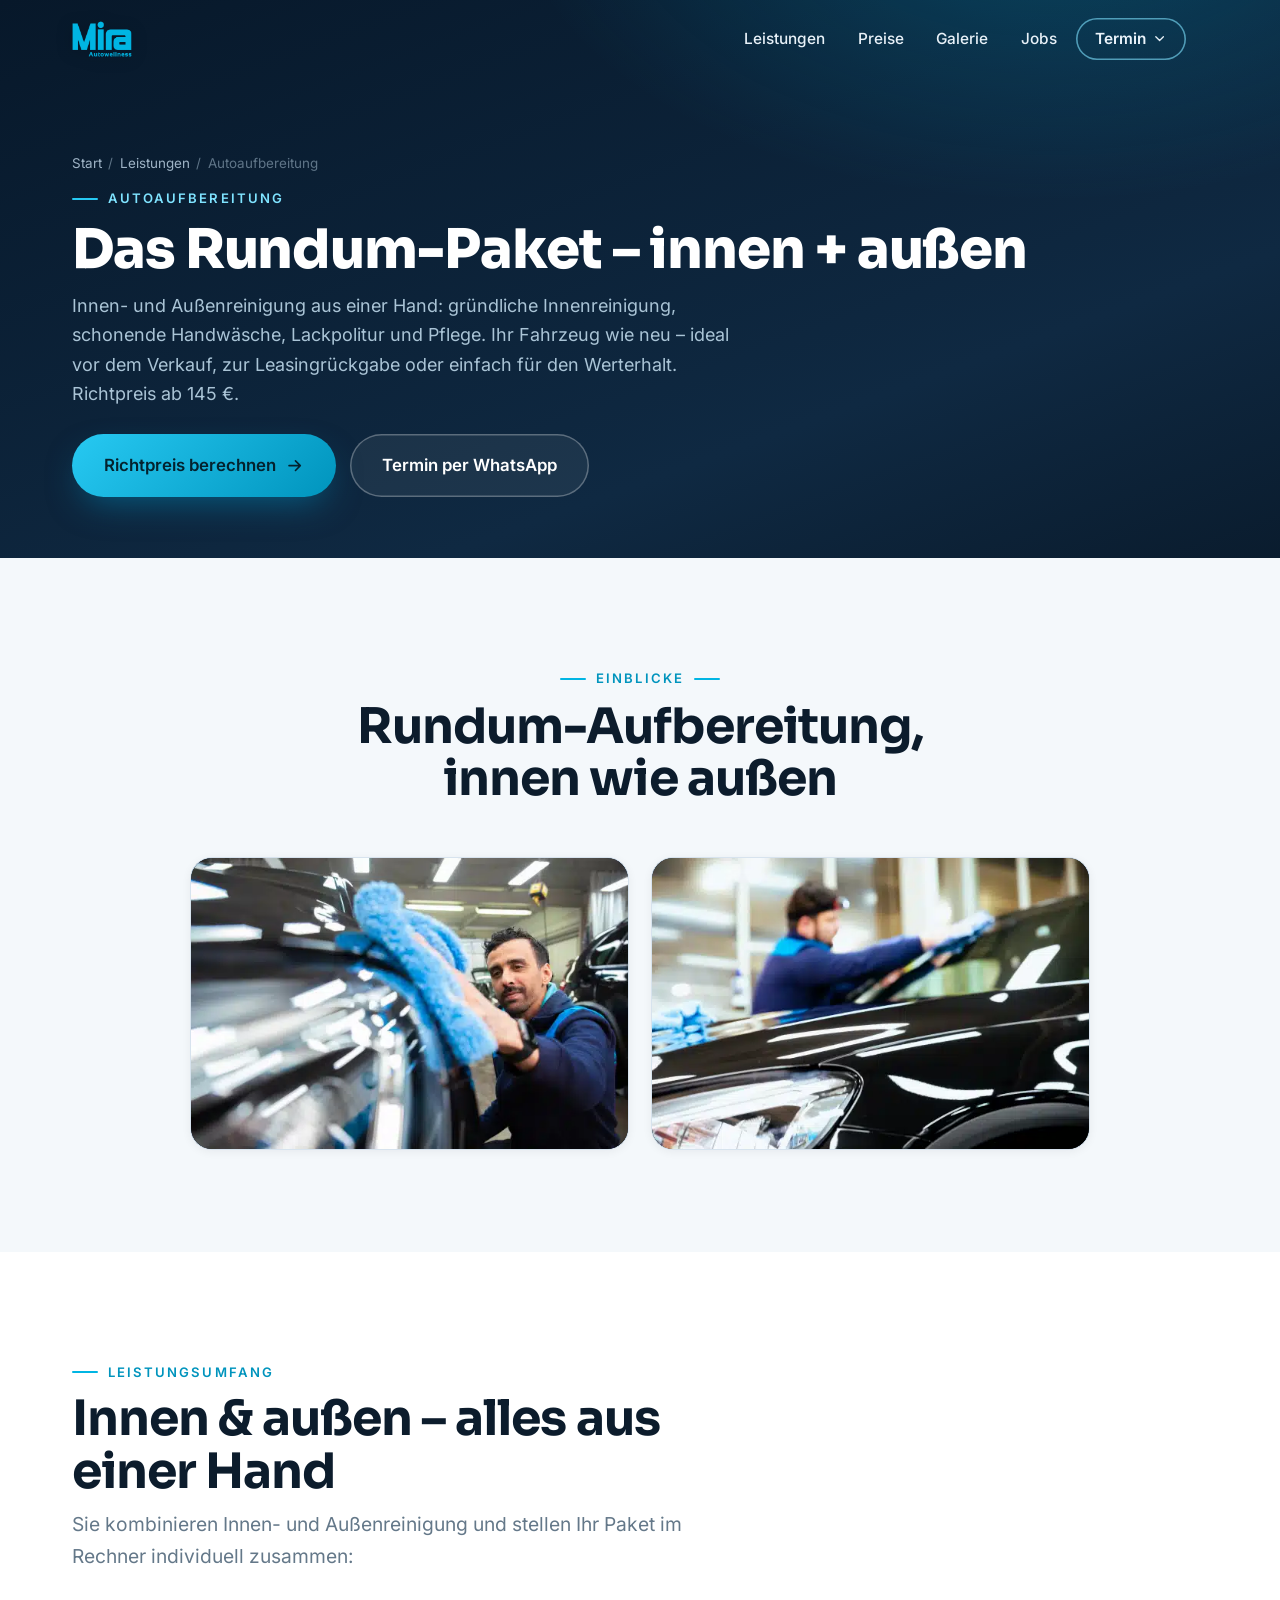
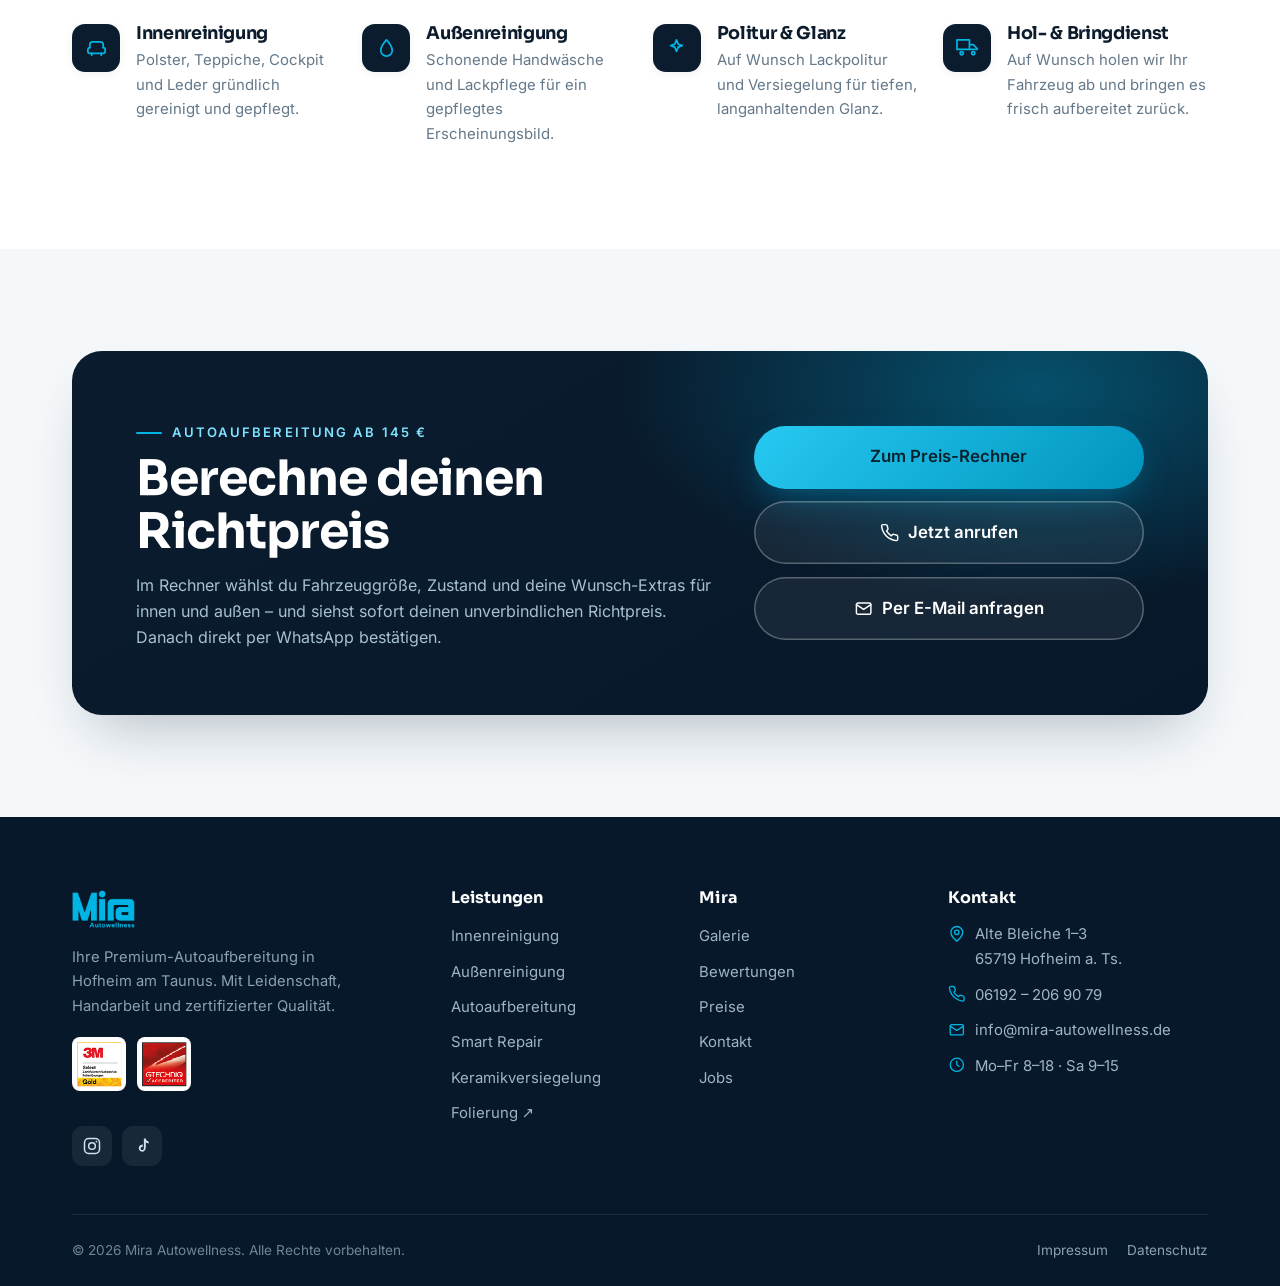
<file: autoaufbereitung.html>
<!DOCTYPE html>
<html lang="de">
<head>
<script>document.documentElement.classList.add('js');window.__revealFallback=setTimeout(function(){var e=document.querySelectorAll('.reveal');for(var i=0;i<e.length;i++)e[i].classList.add('in');},2000);</script>
<meta charset="UTF-8" />
<meta name="viewport" content="width=device-width, initial-scale=1.0" />
<title>Autoaufbereitung (innen + außen) in Hofheim · Mira Autowellness</title>
<meta name="description" content="Komplette Autoaufbereitung in Hofheim am Taunus – innen und außen aus einer Hand: Innenreinigung, Handwäsche, Lackpolitur & Pflege. Richtpreis ab 145 € – jetzt berechnen." />
<meta name="theme-color" content="#0a1c2e" />
<link rel="canonical" href="https://mira-autowellness.de/autoaufbereitung.html" />
<meta property="og:type" content="website" />
<meta property="og:site_name" content="Mira Autowellness" />
<meta property="og:locale" content="de_DE" />
<meta property="og:url" content="https://mira-autowellness.de/autoaufbereitung.html" />
<meta property="og:title" content="Autoaufbereitung (innen + außen) in Hofheim · Mira Autowellness" />
<meta property="og:description" content="Komplette Autoaufbereitung in Hofheim am Taunus – innen und außen aus einer Hand: Innenreinigung, Handwäsche, Lackpolitur & Pflege. Richtpreis ab 145 € – jetzt berechnen." />
<meta property="og:image" content="https://mira-autowellness.de/assets/img/og-image.jpg" />
<meta property="og:image:width" content="1200" />
<meta property="og:image:height" content="630" />
<meta property="og:image:alt" content="Mira Autowellness – Autoaufbereitung in Hofheim am Taunus" />
<meta name="twitter:card" content="summary_large_image" />
<link rel="icon" href="assets/favicon.svg" type="image/svg+xml" />
<link rel="apple-touch-icon" href="assets/logo/logo.png" />
<link rel="preload" href="assets/fonts/sora-800.woff2" as="font" type="font/woff2" crossorigin />
<link rel="preload" href="assets/fonts/inter-400.woff2" as="font" type="font/woff2" crossorigin />
<link rel="stylesheet" href="css/styles.css" />
<script type="application/ld+json">
{
 "@context": "https://schema.org",
 "@graph": [
  {
   "@type": "BreadcrumbList",
   "itemListElement": [
    {
     "@type": "ListItem",
     "position": 1,
     "name": "Start",
     "item": "https://mira-autowellness.de/"
    },
    {
     "@type": "ListItem",
     "position": 2,
     "name": "Leistungen",
     "item": "https://mira-autowellness.de/#leistungen"
    },
    {
     "@type": "ListItem",
     "position": 3,
     "name": "Autoaufbereitung (innen + außen)",
     "item": "https://mira-autowellness.de/autoaufbereitung.html"
    }
   ]
  },
  {
   "@type": "Service",
   "name": "Autoaufbereitung (innen + außen)",
   "serviceType": "Komplette Fahrzeugaufbereitung",
   "description": "Komplette Autoaufbereitung in Hofheim am Taunus – innen und außen aus einer Hand: Innenreinigung, Handwäsche, Lackpolitur & Pflege. Richtpreis ab 145 € – jetzt berechnen.",
   "url": "https://mira-autowellness.de/autoaufbereitung.html",
   "provider": {
    "@id": "https://mira-autowellness.de/#business"
   },
   "areaServed": "Hofheim am Taunus und Umgebung"
  }
 ]
}
</script>
</head>
<body>
<header class="site-header" id="siteHeader">
  <div class="container site-header__inner">
    <a href="index.html" class="brand" aria-label="Mira Autowellness — Startseite"><img src="assets/logo/logo.png" alt="Mira Autowellness" /></a>
    <nav class="main-nav" id="mainNav" aria-label="Hauptnavigation"><ul>
      <li><a href="index.html#leistungen">Leistungen</a></li>
      <li><a href="preise.html">Preise</a></li>
      <li><a href="galerie.html">Galerie</a></li>
      
      <li><a href="jobs.html">Jobs</a></li>
    
        <li class="nav-dd">
          <button type="button" class="nav-dd__toggle" aria-haspopup="true">Termin <svg class="nav-dd__chev" viewBox="0 0 24 24" fill="none" stroke="currentColor" stroke-width="2" stroke-linecap="round" stroke-linejoin="round" aria-hidden="true"><path d="m6 9 6 6 6-6"/></svg></button>
          <div class="nav-dd__menu" role="menu">
            <a role="menuitem" href="https://wa.me/4915115298007?text=Hallo%20Mira%20Autowellness%2C%20ich%20m%C3%B6chte%20gern%20einen%20Termin%20anfragen." target="_blank" rel="noopener"><svg viewBox="0 0 24 24" fill="currentColor" aria-hidden="true"><path d="M17.6 6.3A7.85 7.85 0 0 0 12 4a7.94 7.94 0 0 0-6.9 11.9L4 20l4.2-1.1a7.9 7.9 0 0 0 3.8 1A7.94 7.94 0 0 0 17.6 6.3ZM12 18.5a6.6 6.6 0 0 1-3.36-.92l-.24-.14-2.5.65.67-2.43-.16-.25A6.59 6.59 0 1 1 12 18.5Z"/></svg> WhatsApp</a>
            <a role="menuitem" href="mailto:info@mira-autowellness.de?subject=Terminanfrage&amp;body=Hallo%20Mira%20Autowellness%2C%0A%0Aich%20m%C3%B6chte%20gern%20einen%20Termin%20anfragen.%0A%0AFahrzeug%3A%20%0AGew%C3%BCnschte%20Leistung%3A%20%0AWunschtermin%3A%20%0A%0AViele%20Gr%C3%BC%C3%9Fe"><svg viewBox="0 0 24 24" fill="none" stroke="currentColor" stroke-width="1.8" stroke-linecap="round" stroke-linejoin="round" aria-hidden="true"><rect x="3" y="5" width="18" height="14" rx="2"/><path d="m3 7 9 6 9-6"/></svg> E-Mail</a>
            <a role="menuitem" href="tel:+4961922069079"><svg viewBox="0 0 24 24" fill="none" stroke="currentColor" stroke-width="1.8" stroke-linecap="round" stroke-linejoin="round" aria-hidden="true"><path d="M22 16.9v3a2 2 0 0 1-2.2 2 19.8 19.8 0 0 1-8.6-3.1 19.5 19.5 0 0 1-6-6A19.8 19.8 0 0 1 2 4.2 2 2 0 0 1 4.1 2h3a2 2 0 0 1 2 1.7c.1 1 .4 1.9.7 2.8a2 2 0 0 1-.5 2.1L8.1 9.9a16 16 0 0 0 6 6l1.3-1.3a2 2 0 0 1 2.1-.4c.9.3 1.8.6 2.8.7a2 2 0 0 1 1.7 2Z"/></svg> Telefon</a>
          </div>
        </li>
      </ul></nav>
    <div class="header-cta">
      <button class="nav-toggle" id="navToggle" aria-label="Menü öffnen" aria-expanded="false" aria-controls="mainNav"><svg class="ico-open" viewBox="0 0 24 24" fill="none" stroke="currentColor" stroke-width="2" stroke-linecap="round"><path d="M4 7h16M4 12h16M4 17h16"/></svg><svg class="ico-close" viewBox="0 0 24 24" fill="none" stroke="currentColor" stroke-width="2" stroke-linecap="round"><path d="M6 6l12 12M18 6 6 18"/></svg></button>
    </div>
  </div>
</header>
<main>
<section class="page-hero">
  <div class="container">
    <div class="breadcrumb"><a href="index.html">Start</a><span>/</span><a href="index.html#leistungen">Leistungen</a><span>/</span><span>Autoaufbereitung</span></div>
    <span class="eyebrow">Autoaufbereitung</span>
    <h1>Das Rundum-Paket – innen + außen</h1>
    <p>Innen- und Außenreinigung aus einer Hand: gründliche Innenreinigung, schonende Handwäsche, Lackpolitur und Pflege. Ihr Fahrzeug wie neu – ideal vor dem Verkauf, zur Leasingrückgabe oder einfach für den Werterhalt. Richtpreis ab 145 €.</p>
    <div class="hero__actions" style="margin-top:1.6rem">
      <a class="btn btn--primary btn--lg" href="preise.html#rechner">Richtpreis berechnen <svg viewBox="0 0 24 24" fill="none" stroke="currentColor" stroke-width="2" stroke-linecap="round" stroke-linejoin="round"><path d="M5 12h14M13 6l6 6-6 6"/></svg></a>
      <a class="btn btn--ghost btn--lg" href="https://wa.me/4915115298007?text=Hallo%20Mira%20Autowellness%2C%20ich%20m%C3%B6chte%20eine%20Autoaufbereitung%20anfragen." target="_blank" rel="noopener">Termin per WhatsApp</a>
    </div>
  </div>
</section>

<section class="section section--alt">
  <div class="container">
    <div class="section-head center reveal"><span class="eyebrow center">Einblicke</span><h2>Rundum-Aufbereitung, innen wie außen</h2></div>
    <div class="media-grid media-grid--2 reveal">
      <figure class="media-shot"><img src="assets/img/aufbereitung-wisch.webp" alt="Aufbereitung des Fahrzeuglacks in Handarbeit" loading="lazy" /></figure>
      <figure class="media-shot"><img src="assets/img/aussen-glanz.webp" alt="Fertig aufbereiteter, glänzender Wagen" loading="lazy" /></figure>
    </div>
  </div>
</section>

<section class="section">
  <div class="container">
    <div class="section-head reveal"><span class="eyebrow">Leistungsumfang</span><h2 style="margin:.6rem 0 .6rem">Innen &amp; außen – alles aus einer Hand</h2><p class="lead">Sie kombinieren Innen- und Außenreinigung und stellen Ihr Paket im Rechner individuell zusammen:</p></div>
    <div class="grid features reveal">
      <div class="feature"><div class="feature__ic"><svg viewBox="0 0 24 24" fill="none" stroke="currentColor" stroke-width="1.8" stroke-linecap="round" stroke-linejoin="round"><path d="M5 11a2 2 0 0 0-2 2v2a2 2 0 0 0 2 2h14a2 2 0 0 0 2-2v-2a2 2 0 0 0-2-2"/><path d="M5 11V8a3 3 0 0 1 3-3h8a3 3 0 0 1 3 3v3"/><path d="M7 17v2M17 17v2"/></svg></div><div><h3>Innenreinigung</h3><p>Polster, Teppiche, Cockpit und Leder gründlich gereinigt und gepflegt.</p></div></div>
      <div class="feature"><div class="feature__ic"><svg viewBox="0 0 24 24" fill="none" stroke="currentColor" stroke-width="1.8" stroke-linecap="round" stroke-linejoin="round"><path d="M12 3s6 6.5 6 11a6 6 0 0 1-12 0c0-4.5 6-11 6-11Z"/></svg></div><div><h3>Außenreinigung</h3><p>Schonende Handwäsche und Lackpflege für ein gepflegtes Erscheinungsbild.</p></div></div>
      <div class="feature"><div class="feature__ic"><svg viewBox="0 0 24 24" fill="none" stroke="currentColor" stroke-width="1.8" stroke-linecap="round" stroke-linejoin="round"><path d="M12 3l1.8 4.4L18 9l-4.2 1.6L12 15l-1.8-4.4L6 9l4.2-1.6L12 3Z"/></svg></div><div><h3>Politur &amp; Glanz</h3><p>Auf Wunsch Lackpolitur und Versiegelung für tiefen, langanhaltenden Glanz.</p></div></div>
      <div class="feature"><div class="feature__ic"><svg viewBox="0 0 24 24" fill="none" stroke="currentColor" stroke-width="1.8" stroke-linecap="round" stroke-linejoin="round"><path d="M1 3h13v10H1zM14 8h4l4 4v1h-8z"/><circle cx="6" cy="17" r="1.7"/><circle cx="18" cy="17" r="1.7"/></svg></div><div><h3>Hol- &amp; Bringdienst</h3><p>Auf Wunsch holen wir Ihr Fahrzeug ab und bringen es frisch aufbereitet zurück.</p></div></div>
    </div>
  </div>
</section>

<section class="section section--alt" id="kontakt">
  <div class="container">
    <div class="cta-band reveal">
      <div>
        <span class="eyebrow" style="color:#7fe3ff">Autoaufbereitung ab 145 €</span>
        <h2 style="margin:.6rem 0 .8rem">Berechne deinen Richtpreis</h2>
        <p>Im Rechner wählst du Fahrzeuggröße, Zustand und deine Wunsch-Extras für innen und außen – und siehst sofort deinen unverbindlichen Richtpreis. Danach direkt per WhatsApp bestätigen.</p>
      </div>
      <div class="cta-band__actions">
        <a class="btn btn--primary btn--lg btn--block" href="preise.html#rechner">Zum Preis-Rechner</a>
        <a class="btn btn--ghost btn--lg btn--block" href="tel:+4961922069079"><svg viewBox="0 0 24 24" fill="none" stroke="currentColor" stroke-width="1.8" stroke-linecap="round" stroke-linejoin="round" aria-hidden="true"><path d="M22 16.9v3a2 2 0 0 1-2.2 2 19.8 19.8 0 0 1-8.6-3.1 19.5 19.5 0 0 1-6-6A19.8 19.8 0 0 1 2 4.2 2 2 0 0 1 4.1 2h3a2 2 0 0 1 2 1.7c.1 1 .4 1.9.7 2.8a2 2 0 0 1-.5 2.1L8.1 9.9a16 16 0 0 0 6 6l1.3-1.3a2 2 0 0 1 2.1-.4c.9.3 1.8.6 2.8.7a2 2 0 0 1 1.7 2Z"/></svg> Jetzt anrufen</a>
        <a class="btn btn--ghost btn--lg btn--block" href="mailto:info@mira-autowellness.de?subject=Terminanfrage&amp;body=Hallo%20Mira%20Autowellness%2C%0A%0Aich%20m%C3%B6chte%20gern%20einen%20Termin%20anfragen.%0A%0AFahrzeug%3A%20%0AGew%C3%BCnschte%20Leistung%3A%20%0AWunschtermin%3A%20%0A%0AViele%20Gr%C3%BC%C3%9Fe"><svg viewBox="0 0 24 24" fill="none" stroke="currentColor" stroke-width="1.8" stroke-linecap="round" stroke-linejoin="round" aria-hidden="true"><rect x="3" y="5" width="18" height="14" rx="2"/><path d="m3 7 9 6 9-6"/></svg> Per E-Mail anfragen</a>
      </div>
    </div>
  </div>
</section>
</main>
<footer class="site-footer">
  <div class="container">
    <div class="footer-grid">
      <div class="footer-brand">
        <img src="assets/logo/logo.png" alt="Mira Autowellness" />
        <p>Ihre Premium-Autoaufbereitung in Hofheim am Taunus. Mit Leidenschaft, Handarbeit und zertifizierter Qualität.</p>
        <div class="footer-badges"><img src="assets/img/badge-3m.png" alt="3M Select Gold" loading="lazy" /><img src="assets/img/badge-gtechniq.png" alt="GTECHNIQ Accredited" loading="lazy" /></div>
        <div class="footer-social">
          <a href="https://www.instagram.com/miraautowellness" target="_blank" rel="noopener" aria-label="Instagram"><svg viewBox="0 0 24 24" fill="none" stroke="currentColor" stroke-width="1.8" stroke-linecap="round" stroke-linejoin="round"><rect x="3" y="3" width="18" height="18" rx="5"/><circle cx="12" cy="12" r="4"/><circle cx="17.3" cy="6.7" r="1.1" fill="currentColor" stroke="none"/></svg></a>
          <a href="https://www.tiktok.com/@miraautowellness" target="_blank" rel="noopener" aria-label="TikTok"><svg viewBox="0 0 24 24" fill="currentColor"><path d="M16.5 3c.26 2.07 1.46 3.3 3.5 3.45v2.4c-1.18.12-2.21-.27-3.42-.99v6.04c0 5.06-5.52 6.64-7.74 3.01-1.43-2.34-.55-6.45 4.04-6.61v2.53c-.35.06-.72.15-1.06.27-1.02.35-1.6 1-1.44 2.14.31 2.18 4.18 2.82 3.86-1.45V3h2.26z"/></svg></a>
        </div>
      </div>
      <div><h4>Leistungen</h4><ul class="footer-links"><li><a href="innenreinigung.html">Innenreinigung</a></li><li><a href="aussenreinigung.html">Außenreinigung</a></li><li><a href="autoaufbereitung.html">Autoaufbereitung</a></li><li><a href="smart-repair.html">Smart Repair</a></li><li><a href="keramikversiegelung.html">Keramikversiegelung</a></li><li><a href="https://www.mira-folienbeklebung.de" target="_blank" rel="noopener">Folierung ↗</a></li></ul></div>
      <div><h4>Mira</h4><ul class="footer-links"><li><a href="galerie.html">Galerie</a></li><li><a href="index.html#bewertungen">Bewertungen</a></li><li><a href="preise.html">Preise</a></li><li><a href="index.html#kontakt">Kontakt</a></li><li><a href="jobs.html">Jobs</a></li></ul></div>
      <div><h4>Kontakt</h4><ul class="footer-contact"><li><svg viewBox="0 0 24 24" fill="none" stroke="currentColor" stroke-width="1.8" stroke-linecap="round" stroke-linejoin="round"><path d="M20 10c0 6-8 12-8 12s-8-6-8-12a8 8 0 0 1 16 0Z"/><circle cx="12" cy="10" r="3"/></svg> Alte Bleiche 1–3<br>65719 Hofheim a. Ts.</li><li><svg viewBox="0 0 24 24" fill="none" stroke="currentColor" stroke-width="1.8" stroke-linecap="round" stroke-linejoin="round"><path d="M22 16.9v3a2 2 0 0 1-2.2 2 19.8 19.8 0 0 1-8.6-3.1 19.5 19.5 0 0 1-6-6A19.8 19.8 0 0 1 2 4.2 2 2 0 0 1 4.1 2h3a2 2 0 0 1 2 1.7c.1 1 .4 1.9.7 2.8a2 2 0 0 1-.5 2.1L8.1 9.9a16 16 0 0 0 6 6l1.3-1.3a2 2 0 0 1 2.1-.4c.9.3 1.8.6 2.8.7a2 2 0 0 1 1.7 2Z"/></svg> <a href="tel:+4961922069079">06192 – 206 90 79</a></li><li><svg viewBox="0 0 24 24" fill="none" stroke="currentColor" stroke-width="1.8" stroke-linecap="round" stroke-linejoin="round"><rect x="3" y="5" width="18" height="14" rx="2"/><path d="m3 7 9 6 9-6"/></svg> <a href="mailto:info@mira-autowellness.de">info@mira-autowellness.de</a></li><li><svg viewBox="0 0 24 24" fill="none" stroke="currentColor" stroke-width="1.8" stroke-linecap="round" stroke-linejoin="round"><circle cx="12" cy="12" r="9"/><path d="M12 7v5l3 2"/></svg> Mo–Fr 8–18 · Sa 9–15</li></ul></div>
    </div>
    <div class="footer-bottom"><p>© <span id="year">2026</span> Mira Autowellness. Alle Rechte vorbehalten.</p><nav aria-label="Rechtliches"><a href="impressum.html">Impressum</a><a href="datenschutz.html">Datenschutz</a></nav></div>
  </div>
</footer>
<div class="mobile-cta"><a class="btn btn--wa" href="https://wa.me/4915115298007?text=Hallo%20Mira%20Autowellness%2C%20ich%20m%C3%B6chte%20gern%20einen%20Termin%20anfragen." target="_blank" rel="noopener"><svg viewBox="0 0 24 24" fill="currentColor" aria-hidden="true"><path d="M17.6 6.3A7.85 7.85 0 0 0 12 4a7.94 7.94 0 0 0-6.9 11.9L4 20l4.2-1.1a7.9 7.9 0 0 0 3.8 1A7.94 7.94 0 0 0 17.6 6.3ZM12 18.5a6.6 6.6 0 0 1-3.36-.92l-.24-.14-2.5.65.67-2.43-.16-.25A6.59 6.59 0 1 1 12 18.5Z"/></svg> WhatsApp</a><a class="btn btn--dark" href="tel:+4961922069079">Anrufen</a></div>
<script src="js/main.js" defer></script>
<script data-goatcounter="https://miraautowellness.goatcounter.com/count" async src="https://gc.zgo.at/count.js"></script>
</body>
</html>
</file>
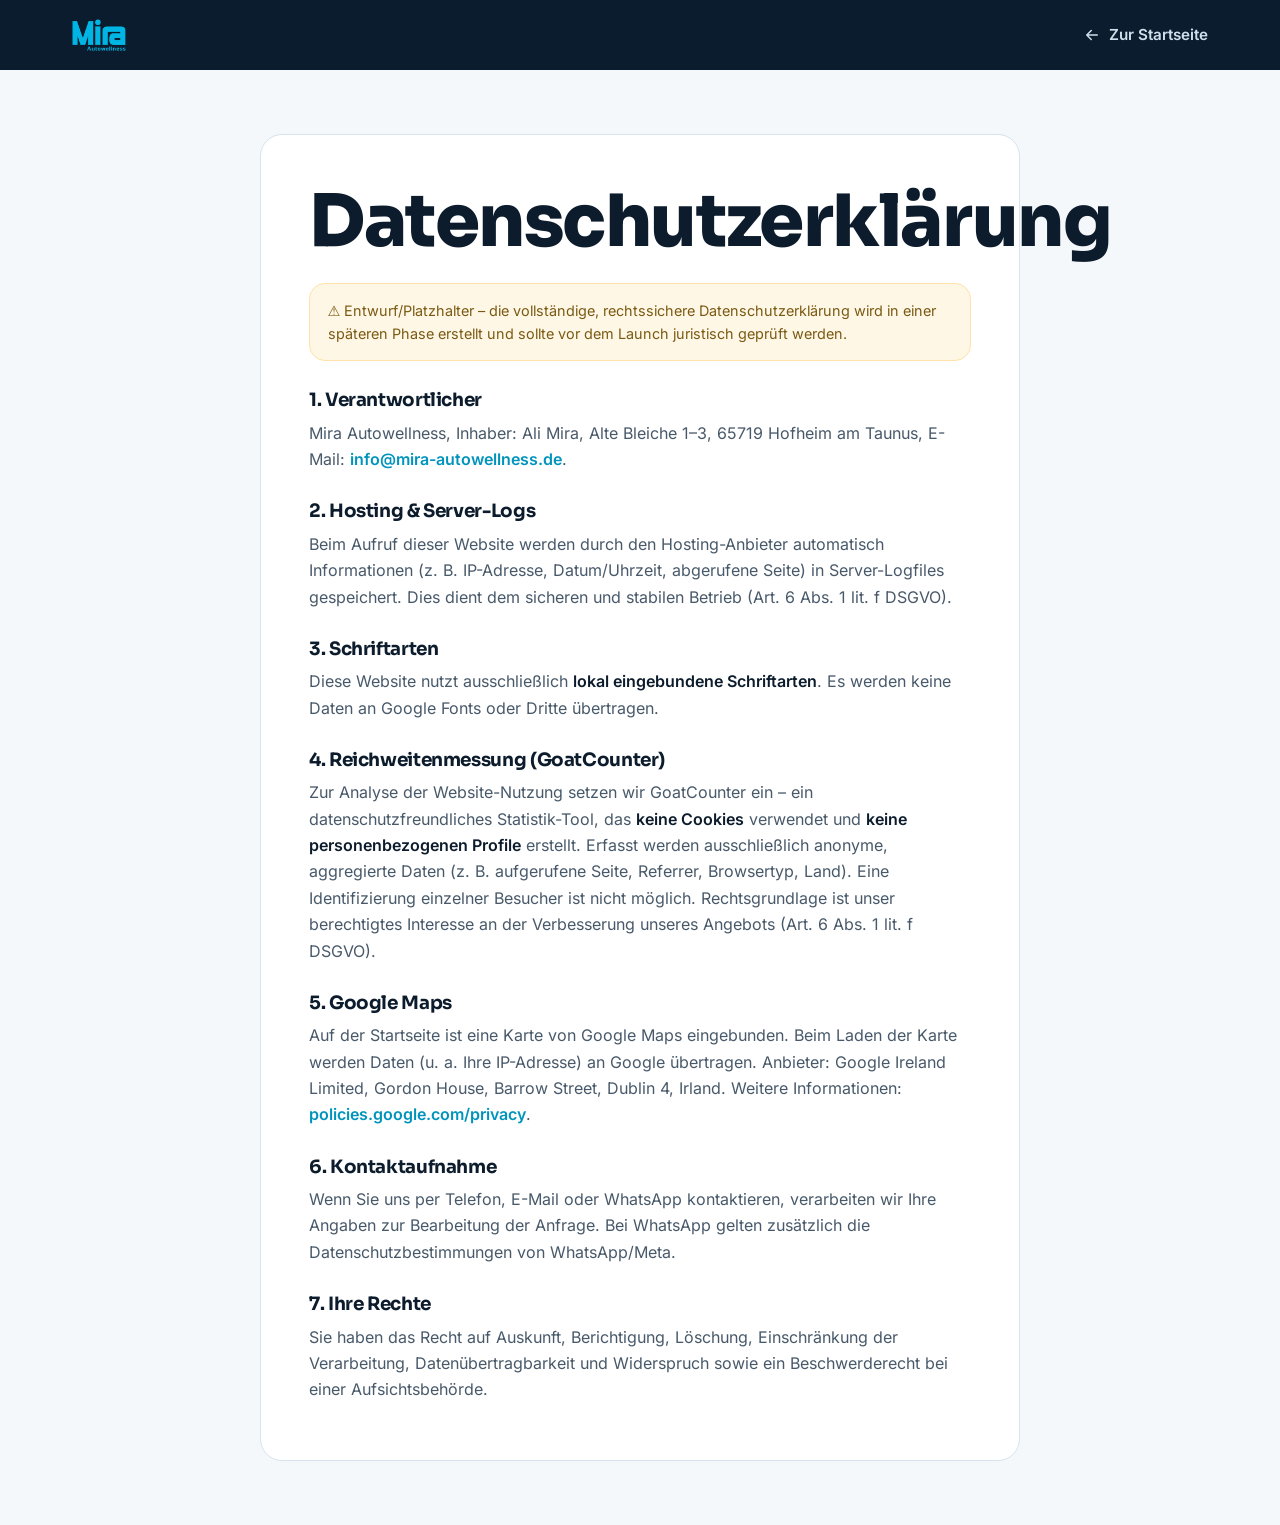
<file: datenschutz.html>
<!DOCTYPE html>
<html lang="de">
<head>
<meta charset="UTF-8" />
<meta name="viewport" content="width=device-width, initial-scale=1.0" />
<title>Datenschutz · Mira Autowellness</title>
<meta name="robots" content="noindex" />
<link rel="icon" href="assets/favicon.svg" type="image/svg+xml" />
<link rel="stylesheet" href="css/styles.css" />
<style>
  body{background:var(--slate-50)}
  .legal-top{background:var(--navy-800);position:sticky;top:0;z-index:10}
  .legal-top .container{display:flex;align-items:center;justify-content:space-between;height:70px}
  .legal-top img{height:34px}
  .legal-back{display:inline-flex;align-items:center;gap:.5rem;color:#cfe0ec;font-weight:600;font-size:.95rem}
  .legal-back:hover{color:var(--cyan-bright)}
  .legal-main{max-width:760px;margin:clamp(2rem,5vw,4rem) auto;background:#fff;border:1px solid var(--line);border-radius:var(--r-lg);padding:clamp(1.6rem,4vw,3rem)}
  .legal-main h1{margin-bottom:1.4rem}
  .legal-main h2{font-size:1.15rem;margin:1.8rem 0 .6rem}
  .legal-main p{color:var(--slate-600);margin-bottom:.6rem}
  .legal-main a{color:var(--cyan-deep);font-weight:600}
  .todo{background:#fff7e6;border:1px solid #ffe2a8;color:#7a5a12;border-radius:var(--r);padding:.9rem 1.1rem;font-size:.9rem;margin-bottom:1.5rem}
</style>
</head>
<body>
<header class="legal-top">
  <div class="container">
    <a href="index.html"><img src="assets/logo/logo.png" alt="Mira Autowellness" /></a>
    <a class="legal-back" href="index.html"><svg viewBox="0 0 24 24" width="18" height="18" fill="none" stroke="currentColor" stroke-width="2" stroke-linecap="round" stroke-linejoin="round"><path d="M19 12H5M11 6l-6 6 6 6"/></svg> Zur Startseite</a>
  </div>
</header>
<main class="container legal-main">
  <h1>Datenschutzerklärung</h1>
  <div class="todo">⚠️ Entwurf/Platzhalter – die vollständige, rechtssichere Datenschutzerklärung wird in einer späteren Phase erstellt und sollte vor dem Launch juristisch geprüft werden.</div>

  <h2>1. Verantwortlicher</h2>
  <p>Mira Autowellness, Inhaber: Ali Mira, Alte Bleiche 1–3, 65719 Hofheim am Taunus,
  E-Mail: <a href="mailto:info@mira-autowellness.de">info@mira-autowellness.de</a>.</p>

  <h2>2. Hosting &amp; Server-Logs</h2>
  <p>Beim Aufruf dieser Website werden durch den Hosting-Anbieter automatisch Informationen (z. B. IP-Adresse, Datum/Uhrzeit, abgerufene Seite) in Server-Logfiles gespeichert. Dies dient dem sicheren und stabilen Betrieb (Art. 6 Abs. 1 lit. f DSGVO).</p>

  <h2>3. Schriftarten</h2>
  <p>Diese Website nutzt ausschließlich <strong>lokal eingebundene Schriftarten</strong>. Es werden keine Daten an Google Fonts oder Dritte übertragen.</p>

  <h2>4. Reichweitenmessung (GoatCounter)</h2>
  <p>Zur Analyse der Website-Nutzung setzen wir GoatCounter ein – ein datenschutzfreundliches Statistik-Tool, das <strong>keine Cookies</strong> verwendet und <strong>keine personenbezogenen Profile</strong> erstellt. Erfasst werden ausschließlich anonyme, aggregierte Daten (z. B. aufgerufene Seite, Referrer, Browsertyp, Land). Eine Identifizierung einzelner Besucher ist nicht möglich. Rechtsgrundlage ist unser berechtigtes Interesse an der Verbesserung unseres Angebots (Art. 6 Abs. 1 lit. f DSGVO).</p>

  <h2>5. Google Maps</h2>
  <p>Auf der Startseite ist eine Karte von Google Maps eingebunden. Beim Laden der Karte werden Daten (u. a. Ihre IP-Adresse) an Google übertragen. Anbieter: Google Ireland Limited, Gordon House, Barrow Street, Dublin 4, Irland. Weitere Informationen: <a href="https://policies.google.com/privacy" target="_blank" rel="noopener">policies.google.com/privacy</a>.</p>

  <h2>6. Kontaktaufnahme</h2>
  <p>Wenn Sie uns per Telefon, E-Mail oder WhatsApp kontaktieren, verarbeiten wir Ihre Angaben zur Bearbeitung der Anfrage. Bei WhatsApp gelten zusätzlich die Datenschutzbestimmungen von WhatsApp/Meta.</p>

  <h2>7. Ihre Rechte</h2>
  <p>Sie haben das Recht auf Auskunft, Berichtigung, Löschung, Einschränkung der Verarbeitung, Datenübertragbarkeit und Widerspruch sowie ein Beschwerderecht bei einer Aufsichtsbehörde.</p>
</main>
<script data-goatcounter="https://miraautowellness.goatcounter.com/count" async src="https://gc.zgo.at/count.js"></script>
</body>
</html>
</file>
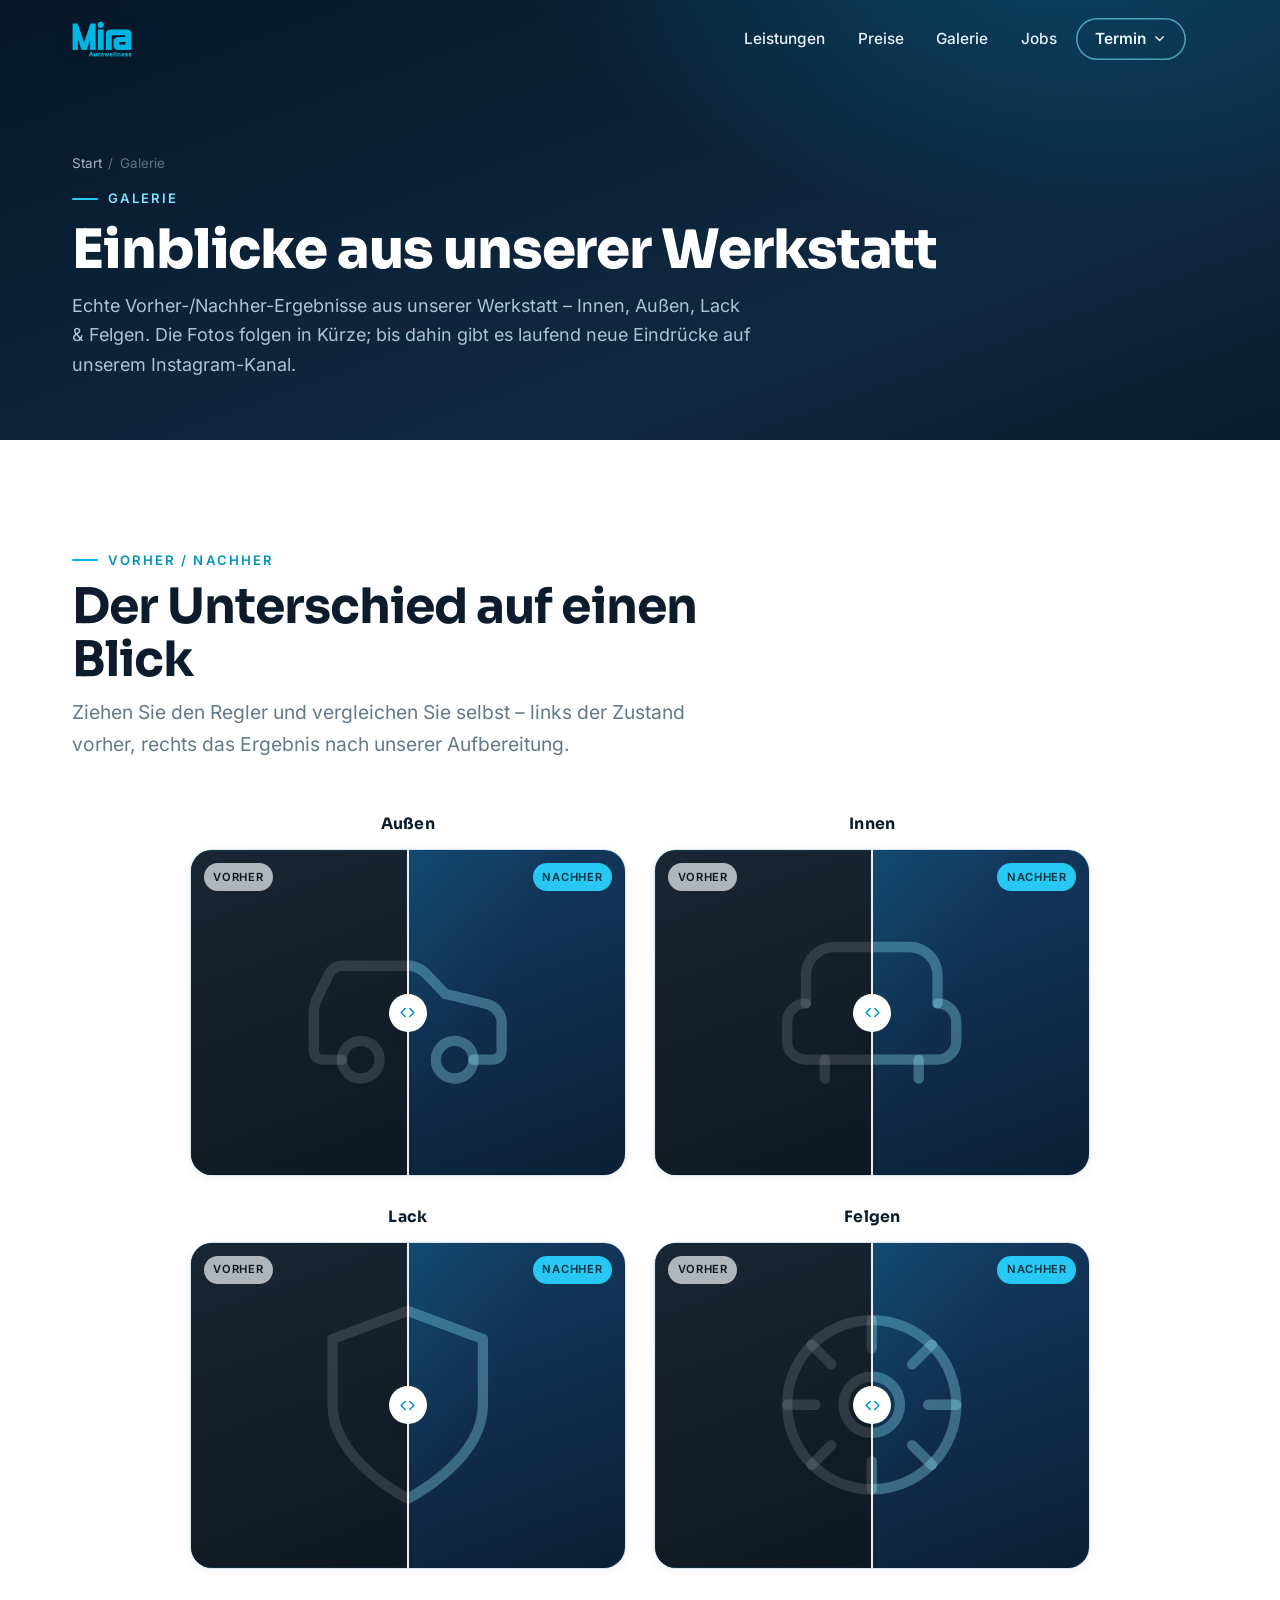
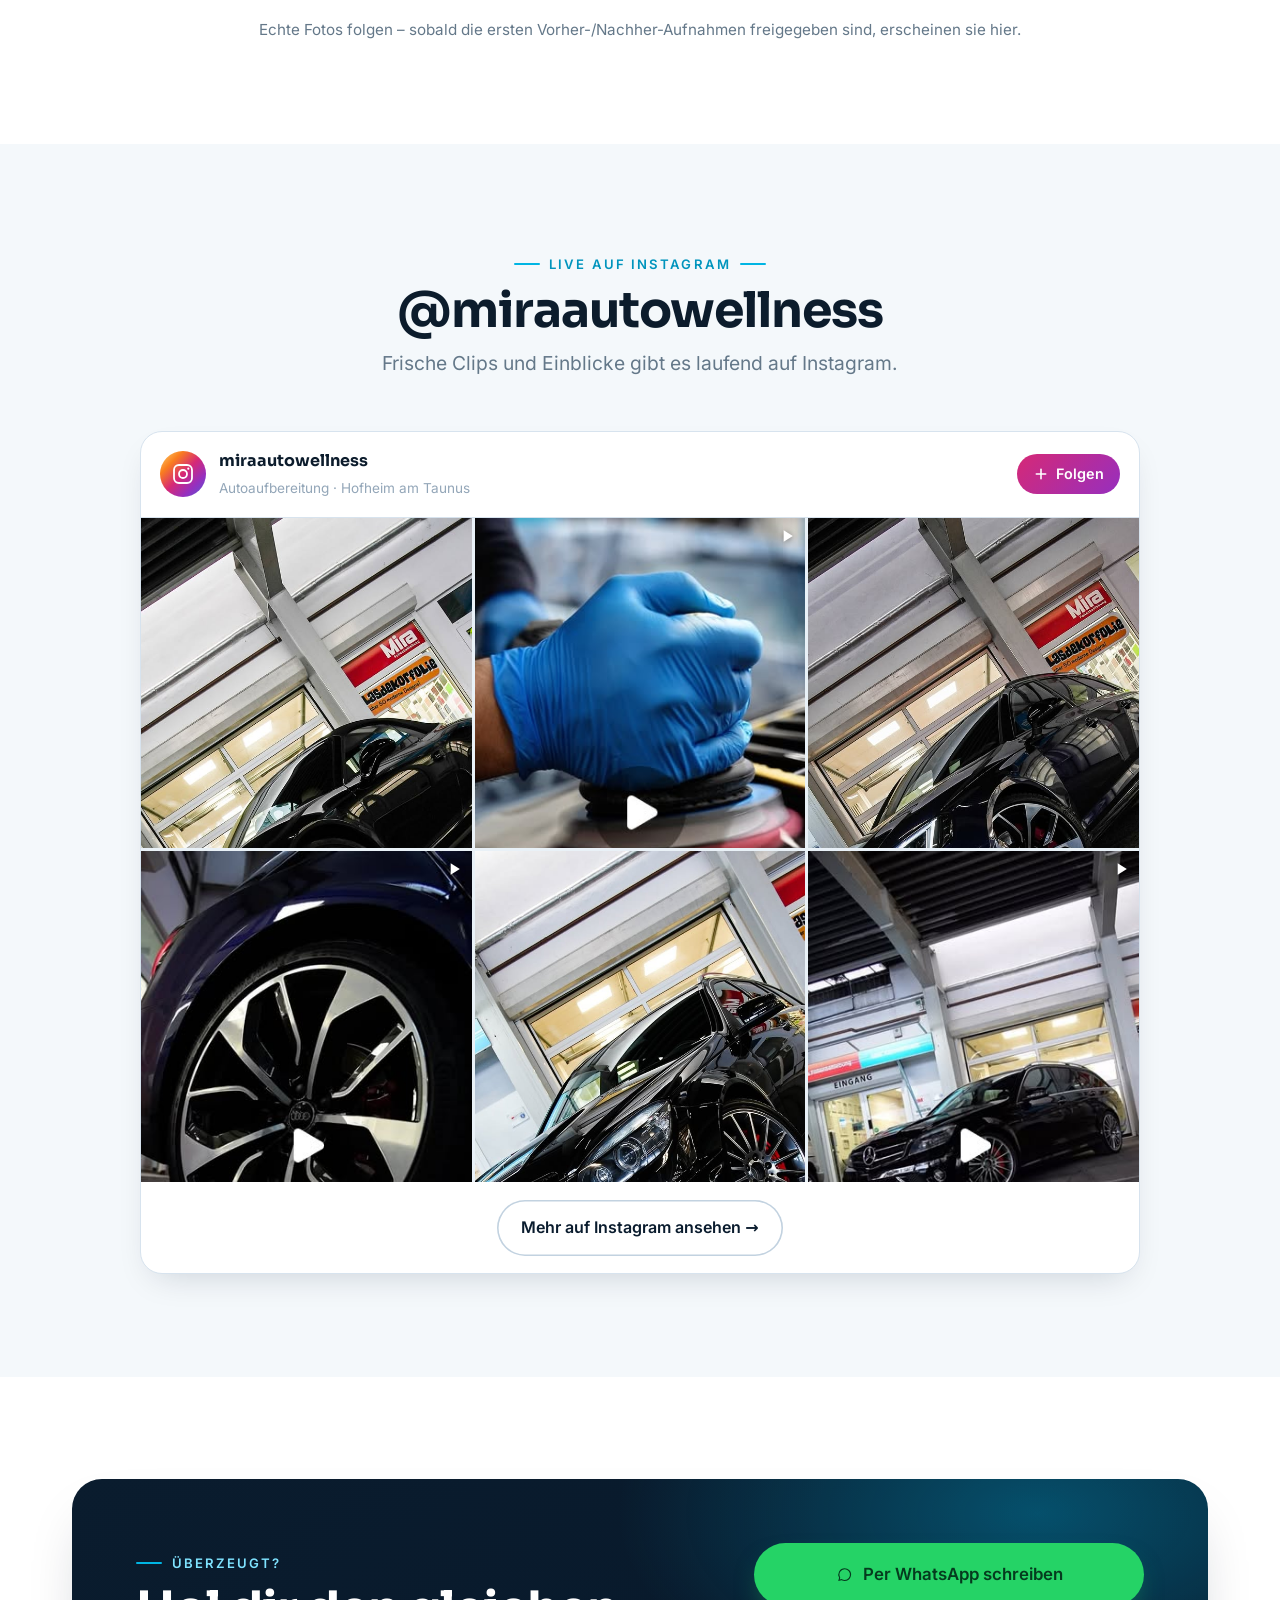
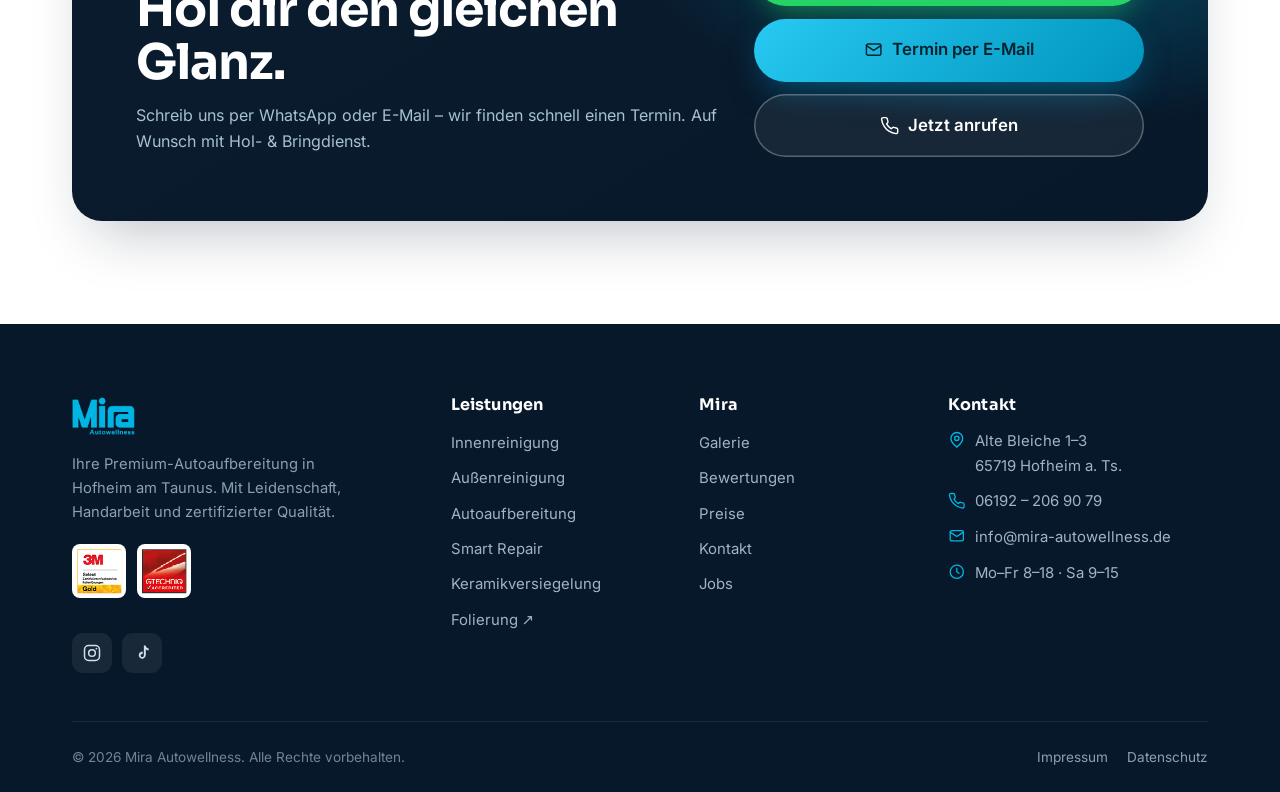
<file: galerie.html>
<!DOCTYPE html>
<html lang="de">
<head>
<script>document.documentElement.classList.add('js');window.__revealFallback=setTimeout(function(){var e=document.querySelectorAll('.reveal');for(var i=0;i<e.length;i++)e[i].classList.add('in');},2000);</script>
<meta charset="UTF-8" />
<meta name="viewport" content="width=device-width, initial-scale=1.0" />
<title>Galerie · Mira Autowellness Hofheim</title>
<meta name="description" content="Vorher-/Nachher-Einblicke aus unserer Werkstatt – Innen, Außen, Lack & Felgen. Premium-Autoaufbereitung in Hofheim am Taunus." />
<meta name="theme-color" content="#0a1c2e" />
<link rel="canonical" href="https://mira-autowellness.de/galerie.html" />
<meta property="og:type" content="website" />
<meta property="og:site_name" content="Mira Autowellness" />
<meta property="og:locale" content="de_DE" />
<meta property="og:url" content="https://mira-autowellness.de/galerie.html" />
<meta property="og:title" content="Galerie · Mira Autowellness Hofheim" />
<meta property="og:description" content="Vorher-/Nachher-Einblicke aus unserer Werkstatt – Innen, Außen, Lack & Felgen. Premium-Autoaufbereitung in Hofheim am Taunus." />
<meta property="og:image" content="https://mira-autowellness.de/assets/img/og-image.jpg" />
<meta property="og:image:width" content="1200" />
<meta property="og:image:height" content="630" />
<meta property="og:image:alt" content="Mira Autowellness – Autoaufbereitung in Hofheim am Taunus" />
<meta name="twitter:card" content="summary_large_image" />
<link rel="icon" href="assets/favicon.svg" type="image/svg+xml" />
<link rel="apple-touch-icon" href="assets/logo/logo.png" />
<link rel="preload" href="assets/fonts/sora-800.woff2" as="font" type="font/woff2" crossorigin />
<link rel="preload" href="assets/fonts/inter-400.woff2" as="font" type="font/woff2" crossorigin />
<link rel="stylesheet" href="css/styles.css" />
<script type="application/ld+json">
{
 "@context": "https://schema.org",
 "@graph": [
  {
   "@type": "BreadcrumbList",
   "itemListElement": [
    {
     "@type": "ListItem",
     "position": 1,
     "name": "Start",
     "item": "https://mira-autowellness.de/"
    },
    {
     "@type": "ListItem",
     "position": 2,
     "name": "Galerie",
     "item": "https://mira-autowellness.de/galerie.html"
    }
   ]
  }
 ]
}
</script>
</head>
<body>
<header class="site-header" id="siteHeader">
  <div class="container site-header__inner">
    <a href="index.html" class="brand" aria-label="Mira Autowellness — Startseite"><img src="assets/logo/logo.png" alt="Mira Autowellness" /></a>
    <nav class="main-nav" id="mainNav" aria-label="Hauptnavigation">
      <ul>
        <li><a href="index.html#leistungen">Leistungen</a></li>
        <li><a href="preise.html">Preise</a></li>
        <li><a href="galerie.html" aria-current="page">Galerie</a></li>
        
        <li><a href="jobs.html">Jobs</a></li>
      
        <li class="nav-dd">
          <button type="button" class="nav-dd__toggle" aria-haspopup="true">Termin <svg class="nav-dd__chev" viewBox="0 0 24 24" fill="none" stroke="currentColor" stroke-width="2" stroke-linecap="round" stroke-linejoin="round" aria-hidden="true"><path d="m6 9 6 6 6-6"/></svg></button>
          <div class="nav-dd__menu" role="menu">
            <a role="menuitem" href="https://wa.me/4915115298007?text=Hallo%20Mira%20Autowellness%2C%20ich%20m%C3%B6chte%20gern%20einen%20Termin%20anfragen." target="_blank" rel="noopener"><svg viewBox="0 0 24 24" fill="currentColor" aria-hidden="true"><path d="M17.6 6.3A7.85 7.85 0 0 0 12 4a7.94 7.94 0 0 0-6.9 11.9L4 20l4.2-1.1a7.9 7.9 0 0 0 3.8 1A7.94 7.94 0 0 0 17.6 6.3ZM12 18.5a6.6 6.6 0 0 1-3.36-.92l-.24-.14-2.5.65.67-2.43-.16-.25A6.59 6.59 0 1 1 12 18.5Z"/></svg> WhatsApp</a>
            <a role="menuitem" href="mailto:info@mira-autowellness.de?subject=Terminanfrage&amp;body=Hallo%20Mira%20Autowellness%2C%0A%0Aich%20m%C3%B6chte%20gern%20einen%20Termin%20anfragen.%0A%0AFahrzeug%3A%20%0AGew%C3%BCnschte%20Leistung%3A%20%0AWunschtermin%3A%20%0A%0AViele%20Gr%C3%BC%C3%9Fe"><svg viewBox="0 0 24 24" fill="none" stroke="currentColor" stroke-width="1.8" stroke-linecap="round" stroke-linejoin="round" aria-hidden="true"><rect x="3" y="5" width="18" height="14" rx="2"/><path d="m3 7 9 6 9-6"/></svg> E-Mail</a>
            <a role="menuitem" href="tel:+4961922069079"><svg viewBox="0 0 24 24" fill="none" stroke="currentColor" stroke-width="1.8" stroke-linecap="round" stroke-linejoin="round" aria-hidden="true"><path d="M22 16.9v3a2 2 0 0 1-2.2 2 19.8 19.8 0 0 1-8.6-3.1 19.5 19.5 0 0 1-6-6A19.8 19.8 0 0 1 2 4.2 2 2 0 0 1 4.1 2h3a2 2 0 0 1 2 1.7c.1 1 .4 1.9.7 2.8a2 2 0 0 1-.5 2.1L8.1 9.9a16 16 0 0 0 6 6l1.3-1.3a2 2 0 0 1 2.1-.4c.9.3 1.8.6 2.8.7a2 2 0 0 1 1.7 2Z"/></svg> Telefon</a>
          </div>
        </li>
      </ul>
    </nav>
    <div class="header-cta">
      <button class="nav-toggle" id="navToggle" aria-label="Menü öffnen" aria-expanded="false" aria-controls="mainNav"><svg class="ico-open" viewBox="0 0 24 24" fill="none" stroke="currentColor" stroke-width="2" stroke-linecap="round"><path d="M4 7h16M4 12h16M4 17h16"/></svg><svg class="ico-close" viewBox="0 0 24 24" fill="none" stroke="currentColor" stroke-width="2" stroke-linecap="round"><path d="M6 6l12 12M18 6 6 18"/></svg></button>
    </div>
  </div>
</header>
<main>
<section class="page-hero">
  <div class="container">
    <div class="breadcrumb"><a href="index.html">Start</a><span>/</span><span>Galerie</span></div>
    <span class="eyebrow">Galerie</span>
    <h1>Einblicke aus unserer Werkstatt</h1>
    <p>Echte Vorher-/Nachher-Ergebnisse aus unserer Werkstatt – Innen, Außen, Lack &amp; Felgen. Die Fotos folgen in Kürze; bis dahin gibt es laufend neue Eindrücke auf unserem Instagram-Kanal.</p>
  </div>
</section>

<section class="section">
  <div class="container">
    <div class="section-head reveal">
      <span class="eyebrow">Vorher / Nachher</span>
      <h2 style="margin:.6rem 0 .6rem">Der Unterschied auf einen Blick</h2>
      <p class="lead">Ziehen Sie den Regler und vergleichen Sie selbst – links der Zustand vorher, rechts das Ergebnis nach unserer Aufbereitung.</p>
    </div>
    <div class="gallery-ba reveal">
      <figure class="ba-col">
        <figcaption class="ba-col__cat">Außen</figcaption>
        <div class="ba-slider shot--ba" style="--pos:50%">
          <div class="ba-slider__pane ba-slider__pane--after"><svg class="ph-car" viewBox="0 0 24 24" fill="none" stroke="currentColor" stroke-width="1.1" stroke-linecap="round" stroke-linejoin="round"><path d="M19 17h2c.6 0 1-.4 1-1v-3c0-.9-.7-1.7-1.5-1.9C18.7 10.6 16 10 16 10s-1.3-1.4-2.2-2.3c-.5-.4-1.1-.7-1.8-.7H5c-.6 0-1.1.4-1.4.9l-1.4 2.9A3.7 3.7 0 0 0 2 12v4c0 .6.4 1 1 1h2"/><circle cx="7" cy="17" r="2"/><circle cx="17" cy="17" r="2"/></svg><span class="tag tag--after">Nachher</span></div>
          <div class="ba-slider__pane ba-slider__pane--before"><svg class="ph-car" viewBox="0 0 24 24" fill="none" stroke="currentColor" stroke-width="1.1" stroke-linecap="round" stroke-linejoin="round"><path d="M19 17h2c.6 0 1-.4 1-1v-3c0-.9-.7-1.7-1.5-1.9C18.7 10.6 16 10 16 10s-1.3-1.4-2.2-2.3c-.5-.4-1.1-.7-1.8-.7H5c-.6 0-1.1.4-1.4.9l-1.4 2.9A3.7 3.7 0 0 0 2 12v4c0 .6.4 1 1 1h2"/><circle cx="7" cy="17" r="2"/><circle cx="17" cy="17" r="2"/></svg><span class="tag tag--before">Vorher</span></div>
          <span class="ba-slider__line" aria-hidden="true"><span class="ba-slider__grip"><svg viewBox="0 0 24 24" fill="none" stroke="currentColor" stroke-width="2" stroke-linecap="round" stroke-linejoin="round"><path d="m9 7-5 5 5 5M15 7l5 5-5 5"/></svg></span></span>
          <input class="ba-slider__range" type="range" min="0" max="100" value="50" aria-label="Vorher/Nachher vergleichen – Außenreinigung">
        </div>
      </figure>
      <figure class="ba-col">
        <figcaption class="ba-col__cat">Innen</figcaption>
        <div class="ba-slider shot--ba" style="--pos:50%">
          <div class="ba-slider__pane ba-slider__pane--after"><svg class="ph-car" viewBox="0 0 24 24" fill="none" stroke="currentColor" stroke-width="1.1" stroke-linecap="round" stroke-linejoin="round"><path d="M5 11a2 2 0 0 0-2 2v2a2 2 0 0 0 2 2h14a2 2 0 0 0 2-2v-2a2 2 0 0 0-2-2"/><path d="M5 11V8a3 3 0 0 1 3-3h8a3 3 0 0 1 3 3v3"/><path d="M7 17v2M17 17v2"/></svg><span class="tag tag--after">Nachher</span></div>
          <div class="ba-slider__pane ba-slider__pane--before"><svg class="ph-car" viewBox="0 0 24 24" fill="none" stroke="currentColor" stroke-width="1.1" stroke-linecap="round" stroke-linejoin="round"><path d="M5 11a2 2 0 0 0-2 2v2a2 2 0 0 0 2 2h14a2 2 0 0 0 2-2v-2a2 2 0 0 0-2-2"/><path d="M5 11V8a3 3 0 0 1 3-3h8a3 3 0 0 1 3 3v3"/><path d="M7 17v2M17 17v2"/></svg><span class="tag tag--before">Vorher</span></div>
          <span class="ba-slider__line" aria-hidden="true"><span class="ba-slider__grip"><svg viewBox="0 0 24 24" fill="none" stroke="currentColor" stroke-width="2" stroke-linecap="round" stroke-linejoin="round"><path d="m9 7-5 5 5 5M15 7l5 5-5 5"/></svg></span></span>
          <input class="ba-slider__range" type="range" min="0" max="100" value="50" aria-label="Vorher/Nachher vergleichen – Innenreinigung">
        </div>
      </figure>
      <figure class="ba-col">
        <figcaption class="ba-col__cat">Lack</figcaption>
        <div class="ba-slider shot--ba" style="--pos:50%">
          <div class="ba-slider__pane ba-slider__pane--after"><svg class="ph-car" viewBox="0 0 24 24" fill="none" stroke="currentColor" stroke-width="1.1" stroke-linecap="round" stroke-linejoin="round"><path d="M12 22s8-4 8-10V5l-8-3-8 3v7c0 6 8 10 8 10Z"/></svg><span class="tag tag--after">Nachher</span></div>
          <div class="ba-slider__pane ba-slider__pane--before"><svg class="ph-car" viewBox="0 0 24 24" fill="none" stroke="currentColor" stroke-width="1.1" stroke-linecap="round" stroke-linejoin="round"><path d="M12 22s8-4 8-10V5l-8-3-8 3v7c0 6 8 10 8 10Z"/></svg><span class="tag tag--before">Vorher</span></div>
          <span class="ba-slider__line" aria-hidden="true"><span class="ba-slider__grip"><svg viewBox="0 0 24 24" fill="none" stroke="currentColor" stroke-width="2" stroke-linecap="round" stroke-linejoin="round"><path d="m9 7-5 5 5 5M15 7l5 5-5 5"/></svg></span></span>
          <input class="ba-slider__range" type="range" min="0" max="100" value="50" aria-label="Vorher/Nachher vergleichen – Lackpolitur">
        </div>
      </figure>
      <figure class="ba-col">
        <figcaption class="ba-col__cat">Felgen</figcaption>
        <div class="ba-slider shot--ba" style="--pos:50%">
          <div class="ba-slider__pane ba-slider__pane--after"><svg class="ph-car" viewBox="0 0 24 24" fill="none" stroke="currentColor" stroke-width="1.1" stroke-linecap="round" stroke-linejoin="round"><circle cx="12" cy="12" r="9"/><circle cx="12" cy="12" r="3"/><path d="M12 3v3M12 18v3M3 12h3M18 12h3M5.6 5.6l2.1 2.1M16.3 16.3l2.1 2.1M18.4 5.6l-2.1 2.1M7.7 16.3l-2.1 2.1"/></svg><span class="tag tag--after">Nachher</span></div>
          <div class="ba-slider__pane ba-slider__pane--before"><svg class="ph-car" viewBox="0 0 24 24" fill="none" stroke="currentColor" stroke-width="1.1" stroke-linecap="round" stroke-linejoin="round"><circle cx="12" cy="12" r="9"/><circle cx="12" cy="12" r="3"/><path d="M12 3v3M12 18v3M3 12h3M18 12h3M5.6 5.6l2.1 2.1M16.3 16.3l2.1 2.1M18.4 5.6l-2.1 2.1M7.7 16.3l-2.1 2.1"/></svg><span class="tag tag--before">Vorher</span></div>
          <span class="ba-slider__line" aria-hidden="true"><span class="ba-slider__grip"><svg viewBox="0 0 24 24" fill="none" stroke="currentColor" stroke-width="2" stroke-linecap="round" stroke-linejoin="round"><path d="m9 7-5 5 5 5M15 7l5 5-5 5"/></svg></span></span>
          <input class="ba-slider__range" type="range" min="0" max="100" value="50" aria-label="Vorher/Nachher vergleichen – Felgenaufbereitung">
        </div>
      </figure>
    </div>
    <p class="muted reveal" style="text-align:center;margin-top:1.6rem;font-size:.95rem">Echte Fotos folgen – sobald die ersten Vorher-/Nachher-Aufnahmen freigegeben sind, erscheinen sie hier.</p>
  </div>
</section>

<section class="section section--alt">
  <div class="container">
    <div class="section-head center reveal">
      <span class="eyebrow center">Live auf Instagram</span>
      <h2 style="margin:.6rem 0 .6rem">@miraautowellness</h2>
      <p class="lead">Frische Clips und Einblicke gibt es laufend auf Instagram.</p>
    </div>
    <div class="ig-card reveal">
      <div class="ig-head">
        <span class="ig-head__av"><svg viewBox="0 0 24 24" fill="none" stroke="currentColor" stroke-width="1.8" stroke-linecap="round" stroke-linejoin="round"><rect x="3" y="3" width="18" height="18" rx="5"/><circle cx="12" cy="12" r="4"/><circle cx="17.3" cy="6.7" r="1.1" fill="currentColor" stroke="none"/></svg></span>
        <span class="ig-head__meta"><b>miraautowellness</b><span>Autoaufbereitung · Hofheim am Taunus</span></span>
        <a class="ig-follow" href="https://www.instagram.com/miraautowellness" target="_blank" rel="noopener"><svg viewBox="0 0 24 24" width="16" height="16" fill="none" stroke="currentColor" stroke-width="2.4" stroke-linecap="round" stroke-linejoin="round"><path d="M12 5v14M5 12h14"/></svg> Folgen</a>
      </div>
      <div class="ig-grid">
        <a class="ig-tile" href="https://www.instagram.com/p/DCWt6rYNtYY/" target="_blank" rel="noopener" aria-label="Beitrag ansehen: polierter Porsche 911"><img src="assets/img/insta-1.jpg" alt="Frisch polierter Porsche 911 im neuen Glanz" width="640" height="640" loading="lazy" decoding="async"><span class="ig-tile__over">Porsche 911 · Politur<br>Auf Instagram ansehen</span></a>
        <a class="ig-tile" href="https://www.instagram.com/reel/DCYmjfptonZ/" target="_blank" rel="noopener" aria-label="Reel ansehen: Porsche 911 Veredelung"><span class="ig-tile__badge"><svg viewBox="0 0 24 24" fill="currentColor"><path d="M8 5v14l11-7z"/></svg></span><img src="assets/img/insta-2.jpg" alt="Porsche 911 nach der Fahrzeugveredelung bei Mira Autowellness" width="360" height="640" loading="lazy" decoding="async"><span class="ig-tile__over">Porsche 911 · Reel<br>Reel ansehen</span></a>
        <a class="ig-tile" href="https://www.instagram.com/p/DB_seHXN280/" target="_blank" rel="noopener" aria-label="Beitrag ansehen: Audi RS4 Avant Aufbereitung"><img src="assets/img/insta-3.jpg" alt="Audi RS4 Avant nach Außen- und Innenaufbereitung" width="640" height="640" loading="lazy" decoding="async"><span class="ig-tile__over">Audi RS4 · Aufbereitung<br>Auf Instagram ansehen</span></a>
        <a class="ig-tile" href="https://www.instagram.com/reel/DCCFNUmt2Mm/" target="_blank" rel="noopener" aria-label="Reel ansehen: Außenaufbereitung Sportwagen"><span class="ig-tile__badge"><svg viewBox="0 0 24 24" fill="currentColor"><path d="M8 5v14l11-7z"/></svg></span><img src="assets/img/insta-4.jpg" alt="Außenaufbereitung eines Sportwagens mit Hochglanz-Ergebnis" width="360" height="640" loading="lazy" decoding="async"><span class="ig-tile__over">Sportwagen · Reel<br>Reel ansehen</span></a>
        <a class="ig-tile" href="https://www.instagram.com/p/DBwWW7StHBg/" target="_blank" rel="noopener" aria-label="Beitrag ansehen: Mercedes C63 mit Keramikversiegelung"><img src="assets/img/insta-5.jpg" alt="Mercedes-Benz C63 nach Handwäsche, Politur und Keramikversiegelung" width="640" height="640" loading="lazy" decoding="async"><span class="ig-tile__over">Mercedes C63 · Keramik<br>Auf Instagram ansehen</span></a>
        <a class="ig-tile" href="https://www.instagram.com/reel/DBwctxFNOlu/" target="_blank" rel="noopener" aria-label="Reel ansehen: strahlendes Endergebnis"><span class="ig-tile__badge"><svg viewBox="0 0 24 24" fill="currentColor"><path d="M8 5v14l11-7z"/></svg></span><img src="assets/img/insta-6.jpg" alt="Strahlendes Endergebnis einer Fahrzeugaufbereitung" width="360" height="640" loading="lazy" decoding="async"><span class="ig-tile__over">Endergebnis · Reel<br>Reel ansehen</span></a>
      </div>
      <div class="ig-foot">
        <a class="btn btn--outline" href="https://www.instagram.com/miraautowellness" target="_blank" rel="noopener">Mehr auf Instagram ansehen →</a>
      </div>
    </div>
  </div>
</section>

<section class="section" id="kontakt">
  <div class="container">
    <div class="cta-band reveal">
      <div>
        <span class="eyebrow" style="color:#7fe3ff">Überzeugt?</span>
        <h2 style="margin:.6rem 0 .8rem">Hol dir den gleichen Glanz.</h2>
        <p>Schreib uns per WhatsApp oder E-Mail – wir finden schnell einen Termin. Auf Wunsch mit Hol- &amp; Bringdienst.</p>
      </div>
      <div class="cta-band__actions">
        <a class="btn btn--wa btn--lg btn--block" href="https://wa.me/4915115298007?text=Hallo%20Mira%20Autowellness%2C%20ich%20m%C3%B6chte%20gern%20einen%20Termin%20anfragen." target="_blank" rel="noopener"><svg viewBox="0 0 24 24" fill="currentColor" aria-hidden="true"><path d="M17.6 6.3A7.85 7.85 0 0 0 12 4a7.94 7.94 0 0 0-6.9 11.9L4 20l4.2-1.1a7.9 7.9 0 0 0 3.8 1A7.94 7.94 0 0 0 17.6 6.3ZM12 18.5a6.6 6.6 0 0 1-3.36-.92l-.24-.14-2.5.65.67-2.43-.16-.25A6.59 6.59 0 1 1 12 18.5Z"/></svg> Per WhatsApp schreiben</a>
        <a class="btn btn--primary btn--lg btn--block" href="mailto:info@mira-autowellness.de?subject=Terminanfrage&amp;body=Hallo%20Mira%20Autowellness%2C%0A%0Aich%20m%C3%B6chte%20gern%20einen%20Termin%20anfragen.%0A%0AFahrzeug%3A%20%0AGew%C3%BCnschte%20Leistung%3A%20%0AWunschtermin%3A%20%0A%0AViele%20Gr%C3%BC%C3%9Fe"><svg viewBox="0 0 24 24" fill="none" stroke="currentColor" stroke-width="1.8" stroke-linecap="round" stroke-linejoin="round" aria-hidden="true"><rect x="3" y="5" width="18" height="14" rx="2"/><path d="m3 7 9 6 9-6"/></svg> Termin per E-Mail</a>
        <a class="btn btn--ghost btn--lg btn--block" href="tel:+4961922069079"><svg viewBox="0 0 24 24" fill="none" stroke="currentColor" stroke-width="1.8" stroke-linecap="round" stroke-linejoin="round" aria-hidden="true"><path d="M22 16.9v3a2 2 0 0 1-2.2 2 19.8 19.8 0 0 1-8.6-3.1 19.5 19.5 0 0 1-6-6A19.8 19.8 0 0 1 2 4.2 2 2 0 0 1 4.1 2h3a2 2 0 0 1 2 1.7c.1 1 .4 1.9.7 2.8a2 2 0 0 1-.5 2.1L8.1 9.9a16 16 0 0 0 6 6l1.3-1.3a2 2 0 0 1 2.1-.4c.9.3 1.8.6 2.8.7a2 2 0 0 1 1.7 2Z"/></svg> Jetzt anrufen</a>
      </div>
    </div>
  </div>
</section>
</main>
<footer class="site-footer">
  <div class="container">
    <div class="footer-grid">
      <div class="footer-brand">
        <img src="assets/logo/logo.png" alt="Mira Autowellness" />
        <p>Ihre Premium-Autoaufbereitung in Hofheim am Taunus. Mit Leidenschaft, Handarbeit und zertifizierter Qualität.</p>
        <div class="footer-badges"><img src="assets/img/badge-3m.png" alt="3M Select Gold" loading="lazy" /><img src="assets/img/badge-gtechniq.png" alt="GTECHNIQ Accredited" loading="lazy" /></div>
        <div class="footer-social">
          <a href="https://www.instagram.com/miraautowellness" target="_blank" rel="noopener" aria-label="Instagram"><svg viewBox="0 0 24 24" fill="none" stroke="currentColor" stroke-width="1.8" stroke-linecap="round" stroke-linejoin="round"><rect x="3" y="3" width="18" height="18" rx="5"/><circle cx="12" cy="12" r="4"/><circle cx="17.3" cy="6.7" r="1.1" fill="currentColor" stroke="none"/></svg></a>
          <a href="https://www.tiktok.com/@miraautowellness" target="_blank" rel="noopener" aria-label="TikTok"><svg viewBox="0 0 24 24" fill="currentColor"><path d="M16.5 3c.26 2.07 1.46 3.3 3.5 3.45v2.4c-1.18.12-2.21-.27-3.42-.99v6.04c0 5.06-5.52 6.64-7.74 3.01-1.43-2.34-.55-6.45 4.04-6.61v2.53c-.35.06-.72.15-1.06.27-1.02.35-1.6 1-1.44 2.14.31 2.18 4.18 2.82 3.86-1.45V3h2.26z"/></svg></a>
        </div>
      </div>
      <div><h4>Leistungen</h4><ul class="footer-links">
        <li><a href="innenreinigung.html">Innenreinigung</a></li>
        <li><a href="aussenreinigung.html">Außenreinigung</a></li>
        <li><a href="autoaufbereitung.html">Autoaufbereitung</a></li>
        <li><a href="smart-repair.html">Smart Repair</a></li>
        <li><a href="keramikversiegelung.html">Keramikversiegelung</a></li>
        <li><a href="https://www.mira-folienbeklebung.de" target="_blank" rel="noopener">Folierung ↗</a></li>
      </ul></div>
      <div><h4>Mira</h4><ul class="footer-links">
        <li><a href="galerie.html">Galerie</a></li>
        <li><a href="index.html#bewertungen">Bewertungen</a></li>
        <li><a href="preise.html">Preise</a></li>
        <li><a href="index.html#kontakt">Kontakt</a></li>
        <li><a href="jobs.html">Jobs</a></li>
      </ul></div>
      <div><h4>Kontakt</h4><ul class="footer-contact">
        <li><svg viewBox="0 0 24 24" fill="none" stroke="currentColor" stroke-width="1.8" stroke-linecap="round" stroke-linejoin="round"><path d="M20 10c0 6-8 12-8 12s-8-6-8-12a8 8 0 0 1 16 0Z"/><circle cx="12" cy="10" r="3"/></svg> Alte Bleiche 1–3<br>65719 Hofheim a. Ts.</li>
        <li><svg viewBox="0 0 24 24" fill="none" stroke="currentColor" stroke-width="1.8" stroke-linecap="round" stroke-linejoin="round"><path d="M22 16.9v3a2 2 0 0 1-2.2 2 19.8 19.8 0 0 1-8.6-3.1 19.5 19.5 0 0 1-6-6A19.8 19.8 0 0 1 2 4.2 2 2 0 0 1 4.1 2h3a2 2 0 0 1 2 1.7c.1 1 .4 1.9.7 2.8a2 2 0 0 1-.5 2.1L8.1 9.9a16 16 0 0 0 6 6l1.3-1.3a2 2 0 0 1 2.1-.4c.9.3 1.8.6 2.8.7a2 2 0 0 1 1.7 2Z"/></svg> <a href="tel:+4961922069079">06192 – 206 90 79</a></li>
        <li><svg viewBox="0 0 24 24" fill="none" stroke="currentColor" stroke-width="1.8" stroke-linecap="round" stroke-linejoin="round"><rect x="3" y="5" width="18" height="14" rx="2"/><path d="m3 7 9 6 9-6"/></svg> <a href="mailto:info@mira-autowellness.de">info@mira-autowellness.de</a></li>
        <li><svg viewBox="0 0 24 24" fill="none" stroke="currentColor" stroke-width="1.8" stroke-linecap="round" stroke-linejoin="round"><circle cx="12" cy="12" r="9"/><path d="M12 7v5l3 2"/></svg> Mo–Fr 8–18 · Sa 9–15</li>
      </ul></div>
    </div>
    <div class="footer-bottom"><p>© <span id="year">2026</span> Mira Autowellness. Alle Rechte vorbehalten.</p><nav aria-label="Rechtliches"><a href="impressum.html">Impressum</a><a href="datenschutz.html">Datenschutz</a></nav></div>
  </div>
</footer>
<div class="mobile-cta"><a class="btn btn--wa" href="https://wa.me/4915115298007?text=Hallo%20Mira%20Autowellness%2C%20ich%20m%C3%B6chte%20gern%20einen%20Termin%20anfragen." target="_blank" rel="noopener"><svg viewBox="0 0 24 24" fill="currentColor" aria-hidden="true"><path d="M17.6 6.3A7.85 7.85 0 0 0 12 4a7.94 7.94 0 0 0-6.9 11.9L4 20l4.2-1.1a7.9 7.9 0 0 0 3.8 1A7.94 7.94 0 0 0 17.6 6.3ZM12 18.5a6.6 6.6 0 0 1-3.36-.92l-.24-.14-2.5.65.67-2.43-.16-.25A6.59 6.59 0 1 1 12 18.5Z"/></svg> WhatsApp</a><a class="btn btn--dark" href="tel:+4961922069079">Anrufen</a></div>
<script src="js/main.js" defer></script>
<script data-goatcounter="https://miraautowellness.goatcounter.com/count" async src="https://gc.zgo.at/count.js"></script>
</body>
</html>
</file>
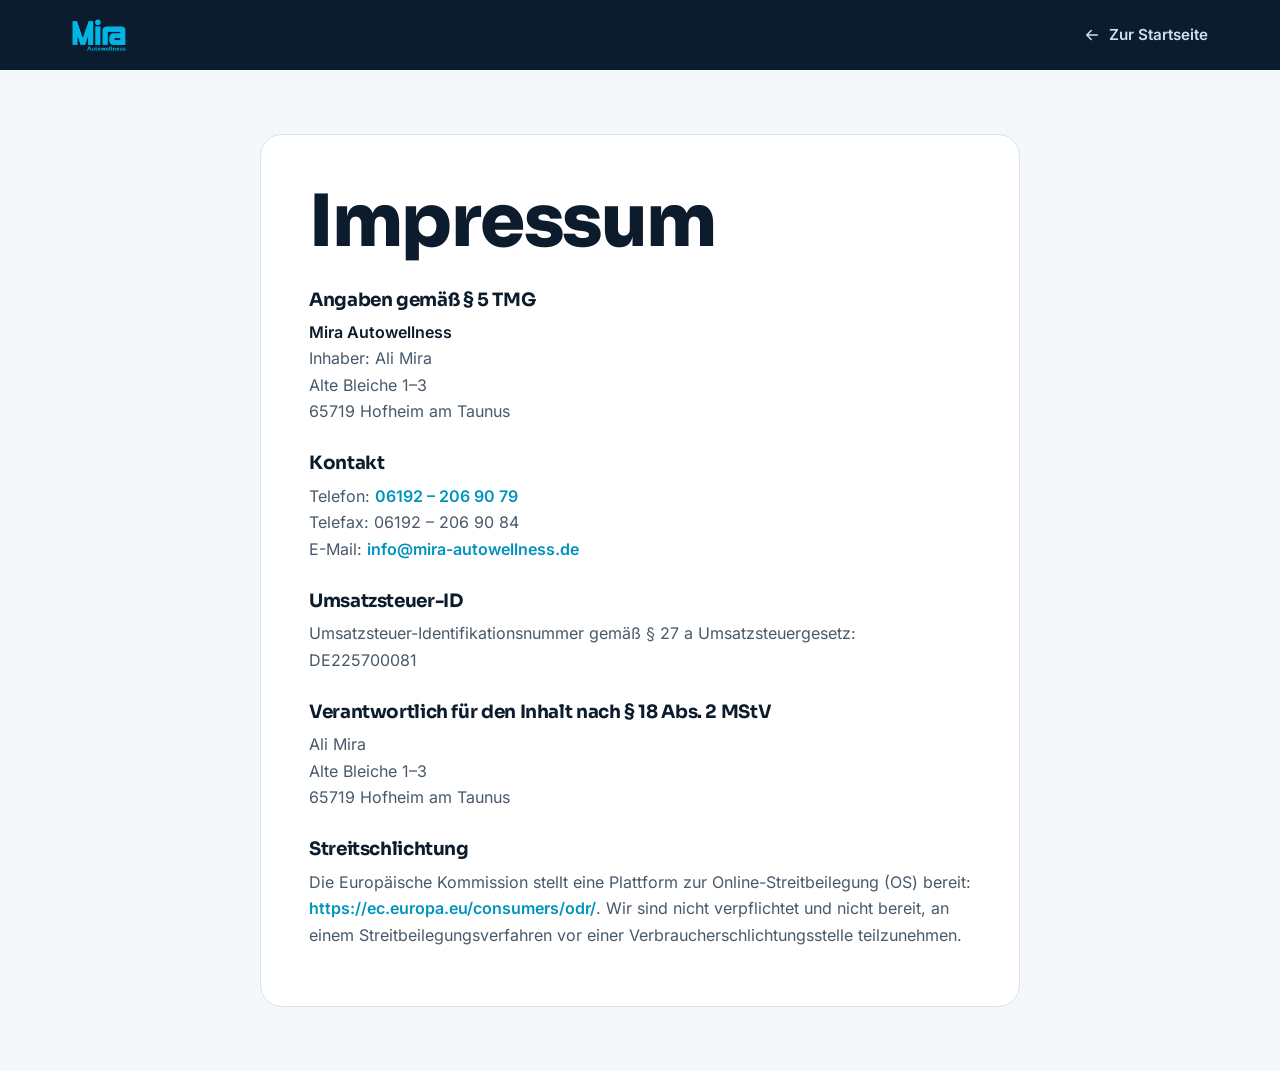
<file: impressum.html>
<!DOCTYPE html>
<html lang="de">
<head>
<meta charset="UTF-8" />
<meta name="viewport" content="width=device-width, initial-scale=1.0" />
<title>Impressum · Mira Autowellness</title>
<meta name="robots" content="noindex" />
<link rel="icon" href="assets/favicon.svg" type="image/svg+xml" />
<link rel="stylesheet" href="css/styles.css" />
<style>
  body{background:var(--slate-50)}
  .legal-top{background:var(--navy-800);position:sticky;top:0;z-index:10}
  .legal-top .container{display:flex;align-items:center;justify-content:space-between;height:70px}
  .legal-top img{height:34px}
  .legal-back{display:inline-flex;align-items:center;gap:.5rem;color:#cfe0ec;font-weight:600;font-size:.95rem}
  .legal-back:hover{color:var(--cyan-bright)}
  .legal-main{max-width:760px;margin:clamp(2rem,5vw,4rem) auto;background:#fff;border:1px solid var(--line);border-radius:var(--r-lg);padding:clamp(1.6rem,4vw,3rem)}
  .legal-main h1{margin-bottom:1.4rem}
  .legal-main h2{font-size:1.15rem;margin:1.8rem 0 .6rem}
  .legal-main p{color:var(--slate-600);margin-bottom:.6rem}
  .legal-main a{color:var(--cyan-deep);font-weight:600}
  .todo{background:#fff7e6;border:1px solid #ffe2a8;color:#7a5a12;border-radius:var(--r);padding:.9rem 1.1rem;font-size:.9rem;margin-bottom:1.5rem}
</style>
</head>
<body>
<header class="legal-top">
  <div class="container">
    <a href="index.html"><img src="assets/logo/logo.png" alt="Mira Autowellness" /></a>
    <a class="legal-back" href="index.html"><svg viewBox="0 0 24 24" width="18" height="18" fill="none" stroke="currentColor" stroke-width="2" stroke-linecap="round" stroke-linejoin="round"><path d="M19 12H5M11 6l-6 6 6 6"/></svg> Zur Startseite</a>
  </div>
</header>
<main class="container legal-main">
  <h1>Impressum</h1>

  <h2>Angaben gemäß § 5 TMG</h2>
  <p><strong>Mira Autowellness</strong><br />
  Inhaber: Ali Mira<br />
  Alte Bleiche 1–3<br />
  65719 Hofheim am Taunus</p>

  <h2>Kontakt</h2>
  <p>Telefon: <a href="tel:+4961922069079">06192 – 206 90 79</a><br />
  Telefax: 06192 – 206 90 84<br />
  E-Mail: <a href="mailto:info@mira-autowellness.de">info@mira-autowellness.de</a></p>

  <h2>Umsatzsteuer-ID</h2>
  <p>Umsatzsteuer-Identifikationsnummer gemäß § 27 a Umsatzsteuergesetz:<br />DE225700081</p>

  <h2>Verantwortlich für den Inhalt nach § 18 Abs. 2 MStV</h2>
  <p>Ali Mira<br />Alte Bleiche 1–3<br />65719 Hofheim am Taunus</p>

  <h2>Streitschlichtung</h2>
  <p>Die Europäische Kommission stellt eine Plattform zur Online-Streitbeilegung (OS) bereit:
  <a href="https://ec.europa.eu/consumers/odr/" target="_blank" rel="noopener">https://ec.europa.eu/consumers/odr/</a>.
  Wir sind nicht verpflichtet und nicht bereit, an einem Streitbeilegungsverfahren vor einer Verbraucherschlichtungsstelle teilzunehmen.</p>
</main>
<script data-goatcounter="https://miraautowellness.goatcounter.com/count" async src="https://gc.zgo.at/count.js"></script>
</body>
</html>
</file>
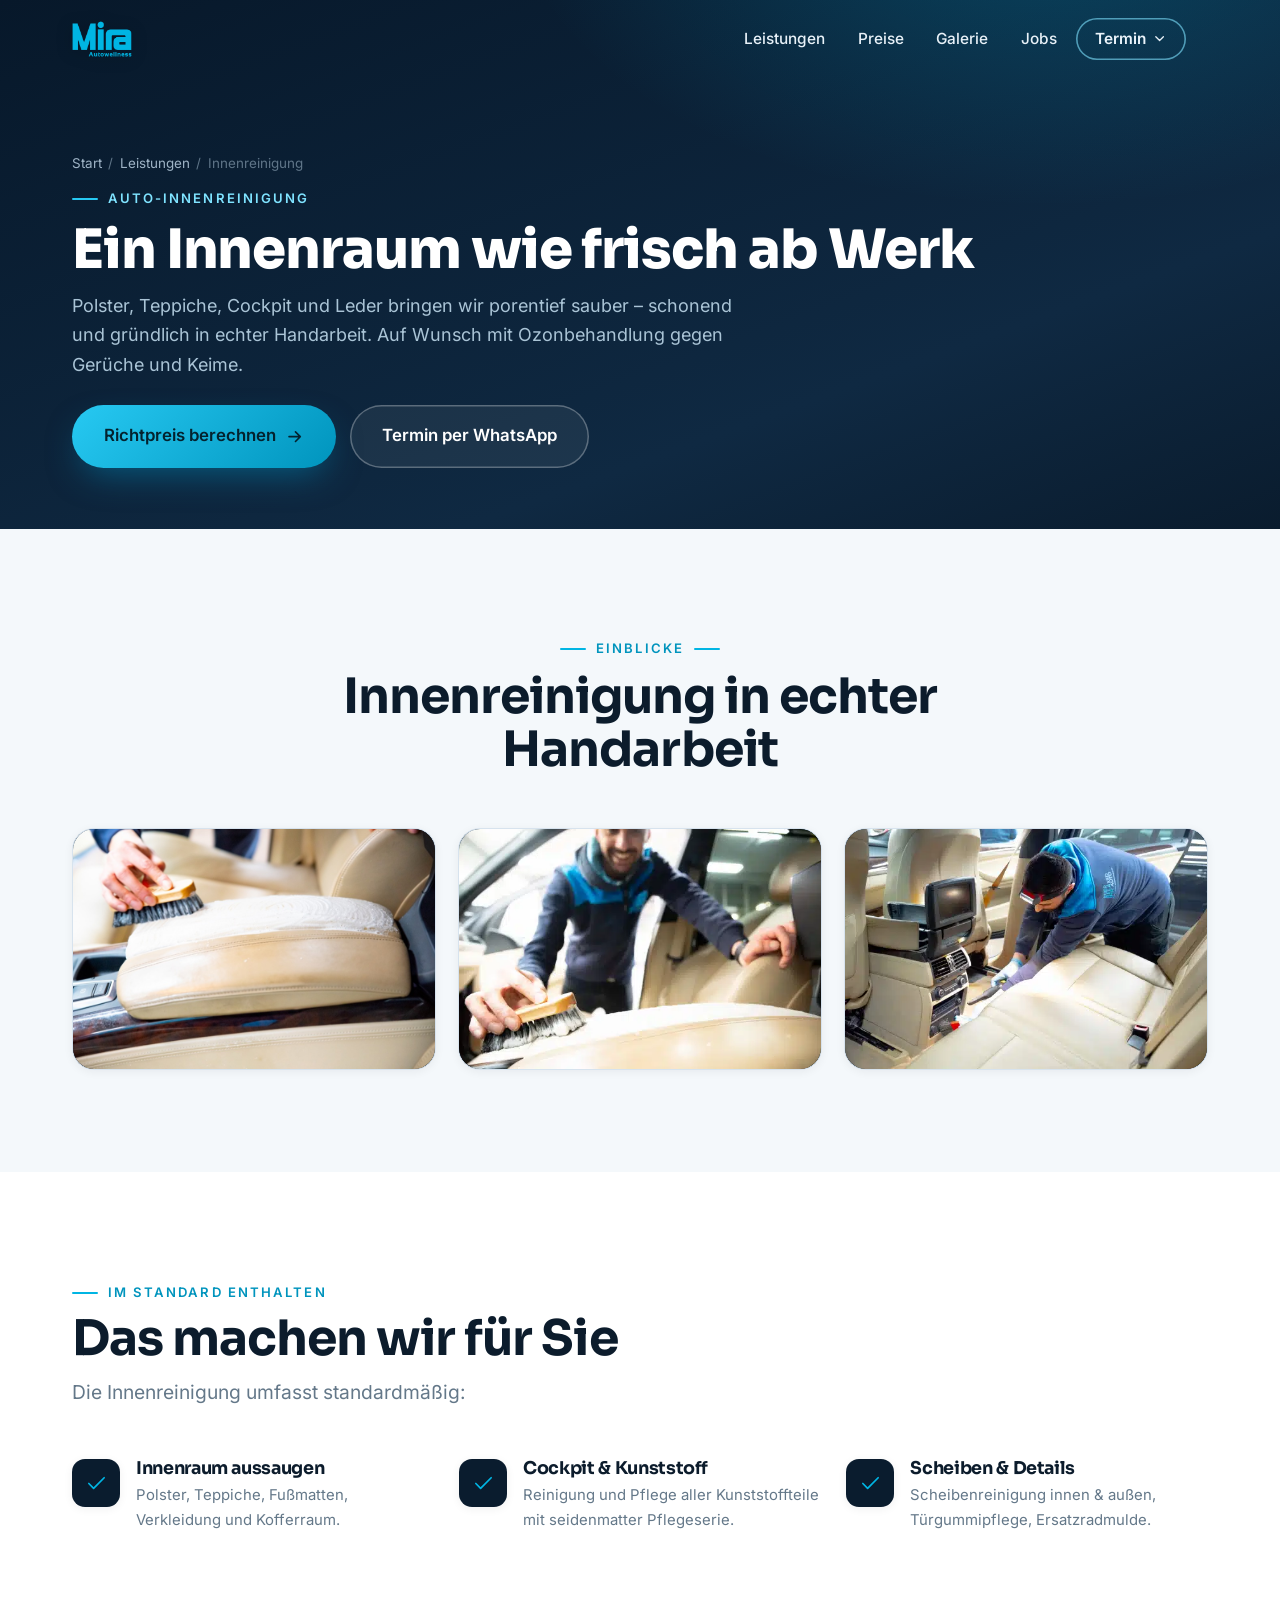
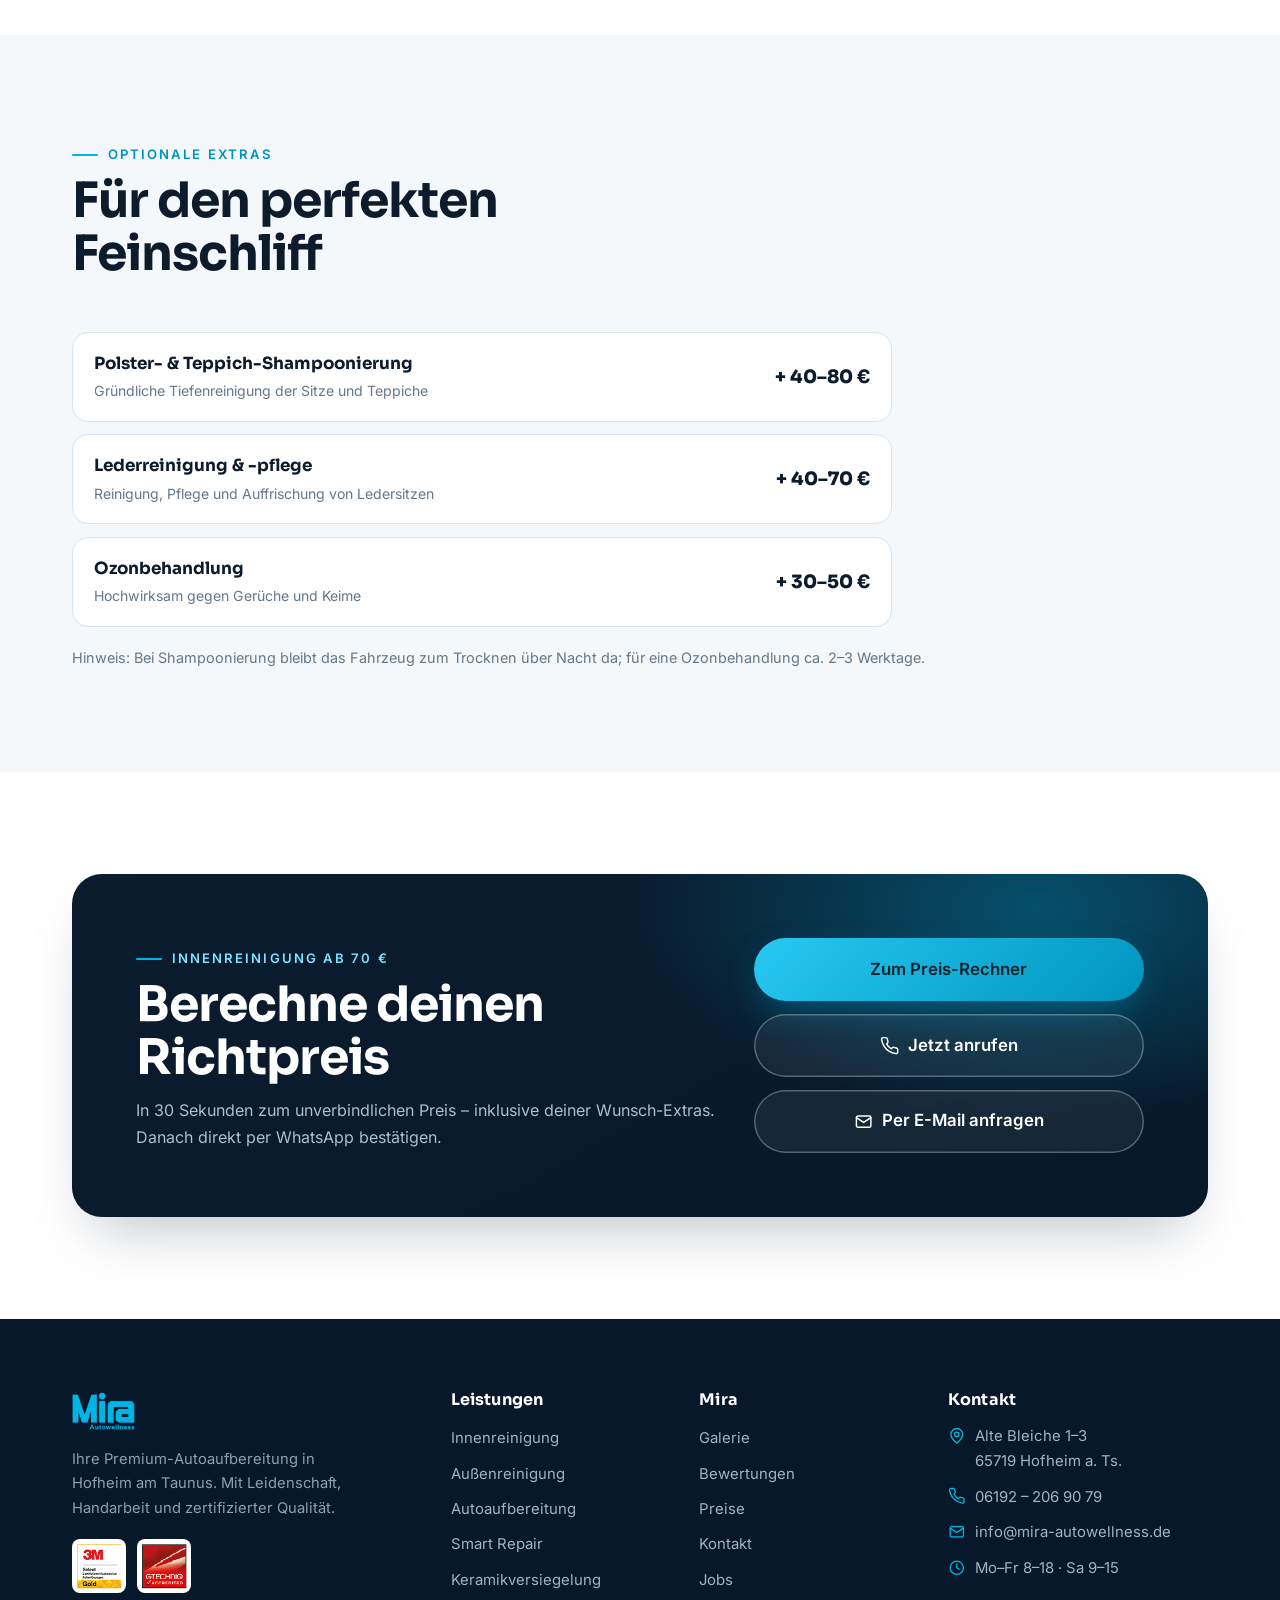
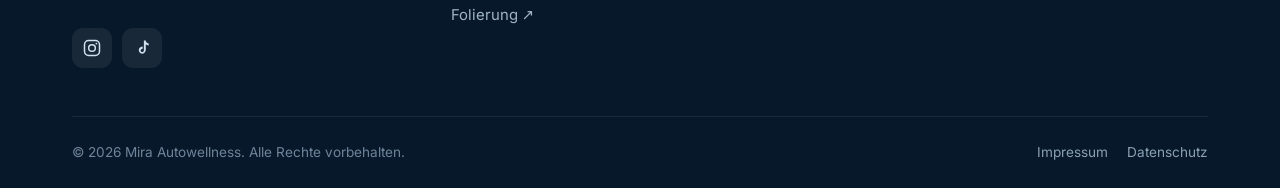
<file: innenreinigung.html>
<!DOCTYPE html>
<html lang="de">
<head>
<script>document.documentElement.classList.add('js');window.__revealFallback=setTimeout(function(){var e=document.querySelectorAll('.reveal');for(var i=0;i<e.length;i++)e[i].classList.add('in');},2000);</script>
<meta charset="UTF-8" />
<meta name="viewport" content="width=device-width, initial-scale=1.0" />
<title>Auto-Innenreinigung in Hofheim · Mira Autowellness</title>
<meta name="description" content="Professionelle Auto-Innenreinigung in Hofheim: Polster, Teppiche, Cockpit & Leder porentief sauber. Optional Ozonbehandlung gegen Gerüche. Ab 70 € – jetzt Richtpreis berechnen." />
<meta name="theme-color" content="#0a1c2e" />
<link rel="canonical" href="https://mira-autowellness.de/innenreinigung.html" />
<meta property="og:type" content="website" />
<meta property="og:site_name" content="Mira Autowellness" />
<meta property="og:locale" content="de_DE" />
<meta property="og:url" content="https://mira-autowellness.de/innenreinigung.html" />
<meta property="og:title" content="Auto-Innenreinigung in Hofheim · Mira Autowellness" />
<meta property="og:description" content="Professionelle Auto-Innenreinigung in Hofheim: Polster, Teppiche, Cockpit & Leder porentief sauber. Optional Ozonbehandlung gegen Gerüche. Ab 70 € – jetzt Richtpreis berechnen." />
<meta property="og:image" content="https://mira-autowellness.de/assets/img/og-image.jpg" />
<meta property="og:image:width" content="1200" />
<meta property="og:image:height" content="630" />
<meta property="og:image:alt" content="Mira Autowellness – Autoaufbereitung in Hofheim am Taunus" />
<meta name="twitter:card" content="summary_large_image" />
<link rel="icon" href="assets/favicon.svg" type="image/svg+xml" />
<link rel="apple-touch-icon" href="assets/logo/logo.png" />
<link rel="preload" href="assets/fonts/sora-800.woff2" as="font" type="font/woff2" crossorigin />
<link rel="preload" href="assets/fonts/inter-400.woff2" as="font" type="font/woff2" crossorigin />
<link rel="stylesheet" href="css/styles.css" />
<script type="application/ld+json">
{
 "@context": "https://schema.org",
 "@graph": [
  {
   "@type": "BreadcrumbList",
   "itemListElement": [
    {
     "@type": "ListItem",
     "position": 1,
     "name": "Start",
     "item": "https://mira-autowellness.de/"
    },
    {
     "@type": "ListItem",
     "position": 2,
     "name": "Leistungen",
     "item": "https://mira-autowellness.de/#leistungen"
    },
    {
     "@type": "ListItem",
     "position": 3,
     "name": "Auto-Innenreinigung",
     "item": "https://mira-autowellness.de/innenreinigung.html"
    }
   ]
  },
  {
   "@type": "Service",
   "name": "Auto-Innenreinigung",
   "serviceType": "Fahrzeug-Innenreinigung",
   "description": "Professionelle Auto-Innenreinigung in Hofheim: Polster, Teppiche, Cockpit & Leder porentief sauber. Optional Ozonbehandlung gegen Gerüche. Ab 70 € – jetzt Richtpreis berechnen.",
   "url": "https://mira-autowellness.de/innenreinigung.html",
   "provider": {
    "@id": "https://mira-autowellness.de/#business"
   },
   "areaServed": "Hofheim am Taunus und Umgebung"
  }
 ]
}
</script>
</head>
<body>
<header class="site-header" id="siteHeader">
  <div class="container site-header__inner">
    <a href="index.html" class="brand" aria-label="Mira Autowellness — Startseite"><img src="assets/logo/logo.png" alt="Mira Autowellness" /></a>
    <nav class="main-nav" id="mainNav" aria-label="Hauptnavigation"><ul>
      <li><a href="index.html#leistungen">Leistungen</a></li>
      <li><a href="preise.html">Preise</a></li>
      <li><a href="galerie.html">Galerie</a></li>
      
      <li><a href="jobs.html">Jobs</a></li>
    
        <li class="nav-dd">
          <button type="button" class="nav-dd__toggle" aria-haspopup="true">Termin <svg class="nav-dd__chev" viewBox="0 0 24 24" fill="none" stroke="currentColor" stroke-width="2" stroke-linecap="round" stroke-linejoin="round" aria-hidden="true"><path d="m6 9 6 6 6-6"/></svg></button>
          <div class="nav-dd__menu" role="menu">
            <a role="menuitem" href="https://wa.me/4915115298007?text=Hallo%20Mira%20Autowellness%2C%20ich%20m%C3%B6chte%20gern%20einen%20Termin%20anfragen." target="_blank" rel="noopener"><svg viewBox="0 0 24 24" fill="currentColor" aria-hidden="true"><path d="M17.6 6.3A7.85 7.85 0 0 0 12 4a7.94 7.94 0 0 0-6.9 11.9L4 20l4.2-1.1a7.9 7.9 0 0 0 3.8 1A7.94 7.94 0 0 0 17.6 6.3ZM12 18.5a6.6 6.6 0 0 1-3.36-.92l-.24-.14-2.5.65.67-2.43-.16-.25A6.59 6.59 0 1 1 12 18.5Z"/></svg> WhatsApp</a>
            <a role="menuitem" href="mailto:info@mira-autowellness.de?subject=Terminanfrage&amp;body=Hallo%20Mira%20Autowellness%2C%0A%0Aich%20m%C3%B6chte%20gern%20einen%20Termin%20anfragen.%0A%0AFahrzeug%3A%20%0AGew%C3%BCnschte%20Leistung%3A%20%0AWunschtermin%3A%20%0A%0AViele%20Gr%C3%BC%C3%9Fe"><svg viewBox="0 0 24 24" fill="none" stroke="currentColor" stroke-width="1.8" stroke-linecap="round" stroke-linejoin="round" aria-hidden="true"><rect x="3" y="5" width="18" height="14" rx="2"/><path d="m3 7 9 6 9-6"/></svg> E-Mail</a>
            <a role="menuitem" href="tel:+4961922069079"><svg viewBox="0 0 24 24" fill="none" stroke="currentColor" stroke-width="1.8" stroke-linecap="round" stroke-linejoin="round" aria-hidden="true"><path d="M22 16.9v3a2 2 0 0 1-2.2 2 19.8 19.8 0 0 1-8.6-3.1 19.5 19.5 0 0 1-6-6A19.8 19.8 0 0 1 2 4.2 2 2 0 0 1 4.1 2h3a2 2 0 0 1 2 1.7c.1 1 .4 1.9.7 2.8a2 2 0 0 1-.5 2.1L8.1 9.9a16 16 0 0 0 6 6l1.3-1.3a2 2 0 0 1 2.1-.4c.9.3 1.8.6 2.8.7a2 2 0 0 1 1.7 2Z"/></svg> Telefon</a>
          </div>
        </li>
      </ul></nav>
    <div class="header-cta">
      <button class="nav-toggle" id="navToggle" aria-label="Menü öffnen" aria-expanded="false" aria-controls="mainNav"><svg class="ico-open" viewBox="0 0 24 24" fill="none" stroke="currentColor" stroke-width="2" stroke-linecap="round"><path d="M4 7h16M4 12h16M4 17h16"/></svg><svg class="ico-close" viewBox="0 0 24 24" fill="none" stroke="currentColor" stroke-width="2" stroke-linecap="round"><path d="M6 6l12 12M18 6 6 18"/></svg></button>
    </div>
  </div>
</header>
<main>
<section class="page-hero">
  <div class="container">
    <div class="breadcrumb"><a href="index.html">Start</a><span>/</span><a href="index.html#leistungen">Leistungen</a><span>/</span><span>Innenreinigung</span></div>
    <span class="eyebrow">Auto-Innenreinigung</span>
    <h1>Ein Innenraum wie frisch ab Werk</h1>
    <p>Polster, Teppiche, Cockpit und Leder bringen wir porentief sauber – schonend und gründlich in echter Handarbeit. Auf Wunsch mit Ozonbehandlung gegen Gerüche und Keime.</p>
    <div class="hero__actions" style="margin-top:1.6rem">
      <a class="btn btn--primary btn--lg" href="preise.html#rechner">Richtpreis berechnen <svg viewBox="0 0 24 24" fill="none" stroke="currentColor" stroke-width="2" stroke-linecap="round" stroke-linejoin="round"><path d="M5 12h14M13 6l6 6-6 6"/></svg></a>
      <a class="btn btn--ghost btn--lg" href="https://wa.me/4915115298007?text=Hallo%20Mira%20Autowellness%2C%20ich%20m%C3%B6chte%20eine%20Innenreinigung%20anfragen." target="_blank" rel="noopener">Termin per WhatsApp</a>
    </div>
  </div>
</section>

<section class="section section--alt">
  <div class="container">
    <div class="section-head center reveal"><span class="eyebrow center">Einblicke</span><h2>Innenreinigung in echter Handarbeit</h2></div>
    <div class="media-grid reveal">
      <figure class="media-shot"><img src="assets/img/innen-leder.jpg" alt="Lederpflege mit Bürste und Reinigungsschaum auf beiger Sitzfläche" loading="lazy" /></figure>
      <figure class="media-shot"><img src="assets/img/innen-buerste.webp" alt="Reinigung des Fahrzeug-Innenraums mit der Handbürste" loading="lazy" /></figure>
      <figure class="media-shot"><img src="assets/img/innen-saugen.webp" alt="Absaugen und Aufbereiten der Rücksitzbank" loading="lazy" /></figure>
    </div>
  </div>
</section>

<section class="section">
  <div class="container">
    <div class="section-head reveal"><span class="eyebrow">Im Standard enthalten</span><h2 style="margin:.6rem 0 .6rem">Das machen wir für Sie</h2><p class="lead">Die Innenreinigung umfasst standardmäßig:</p></div>
    <div class="grid features reveal">
      <div class="feature"><div class="feature__ic"><svg viewBox="0 0 24 24" fill="none" stroke="currentColor" stroke-width="1.8" stroke-linecap="round" stroke-linejoin="round"><path d="M20 6 9 17l-5-5"/></svg></div><div><h3>Innenraum aussaugen</h3><p>Polster, Teppiche, Fußmatten, Verkleidung und Kofferraum.</p></div></div>
      <div class="feature"><div class="feature__ic"><svg viewBox="0 0 24 24" fill="none" stroke="currentColor" stroke-width="1.8" stroke-linecap="round" stroke-linejoin="round"><path d="M20 6 9 17l-5-5"/></svg></div><div><h3>Cockpit &amp; Kunststoff</h3><p>Reinigung und Pflege aller Kunststoffteile mit seidenmatter Pflegeserie.</p></div></div>
      <div class="feature"><div class="feature__ic"><svg viewBox="0 0 24 24" fill="none" stroke="currentColor" stroke-width="1.8" stroke-linecap="round" stroke-linejoin="round"><path d="M20 6 9 17l-5-5"/></svg></div><div><h3>Scheiben &amp; Details</h3><p>Scheibenreinigung innen &amp; außen, Türgummipflege, Ersatzradmulde.</p></div></div>
    </div>
  </div>
</section>

<section class="section section--alt">
  <div class="container">
    <div class="section-head reveal"><span class="eyebrow">Optionale Extras</span><h2 style="margin:.6rem 0 .6rem">Für den perfekten Feinschliff</h2></div>
    <div class="pricelist reveal">
      <div class="price-row"><span class="price-row__main"><b>Polster- &amp; Teppich-Shampoonierung</b><small>Gründliche Tiefenreinigung der Sitze und Teppiche</small></span><span class="price-row__price">+ 40–80 €</span></div>
      <div class="price-row"><span class="price-row__main"><b>Lederreinigung &amp; -pflege</b><small>Reinigung, Pflege und Auffrischung von Ledersitzen</small></span><span class="price-row__price">+ 40–70 €</span></div>
      <div class="price-row"><span class="price-row__main"><b>Ozonbehandlung</b><small>Hochwirksam gegen Gerüche und Keime</small></span><span class="price-row__price">+ 30–50 €</span></div>
    </div>
    <p class="muted" style="margin-top:1.2rem;font-size:.9rem">Hinweis: Bei Shampoonierung bleibt das Fahrzeug zum Trocknen über Nacht da; für eine Ozonbehandlung ca. 2–3 Werktage.</p>
  </div>
</section>

<section class="section" id="kontakt">
  <div class="container">
    <div class="cta-band reveal">
      <div>
        <span class="eyebrow" style="color:#7fe3ff">Innenreinigung ab 70 €</span>
        <h2 style="margin:.6rem 0 .8rem">Berechne deinen Richtpreis</h2>
        <p>In 30 Sekunden zum unverbindlichen Preis – inklusive deiner Wunsch-Extras. Danach direkt per WhatsApp bestätigen.</p>
      </div>
      <div class="cta-band__actions">
        <a class="btn btn--primary btn--lg btn--block" href="preise.html#rechner">Zum Preis-Rechner</a>
        <a class="btn btn--ghost btn--lg btn--block" href="tel:+4961922069079"><svg viewBox="0 0 24 24" fill="none" stroke="currentColor" stroke-width="1.8" stroke-linecap="round" stroke-linejoin="round" aria-hidden="true"><path d="M22 16.9v3a2 2 0 0 1-2.2 2 19.8 19.8 0 0 1-8.6-3.1 19.5 19.5 0 0 1-6-6A19.8 19.8 0 0 1 2 4.2 2 2 0 0 1 4.1 2h3a2 2 0 0 1 2 1.7c.1 1 .4 1.9.7 2.8a2 2 0 0 1-.5 2.1L8.1 9.9a16 16 0 0 0 6 6l1.3-1.3a2 2 0 0 1 2.1-.4c.9.3 1.8.6 2.8.7a2 2 0 0 1 1.7 2Z"/></svg> Jetzt anrufen</a>
        <a class="btn btn--ghost btn--lg btn--block" href="mailto:info@mira-autowellness.de?subject=Terminanfrage&amp;body=Hallo%20Mira%20Autowellness%2C%0A%0Aich%20m%C3%B6chte%20gern%20einen%20Termin%20anfragen.%0A%0AFahrzeug%3A%20%0AGew%C3%BCnschte%20Leistung%3A%20%0AWunschtermin%3A%20%0A%0AViele%20Gr%C3%BC%C3%9Fe"><svg viewBox="0 0 24 24" fill="none" stroke="currentColor" stroke-width="1.8" stroke-linecap="round" stroke-linejoin="round" aria-hidden="true"><rect x="3" y="5" width="18" height="14" rx="2"/><path d="m3 7 9 6 9-6"/></svg> Per E-Mail anfragen</a>
      </div>
    </div>
  </div>
</section>
</main>
<footer class="site-footer">
  <div class="container">
    <div class="footer-grid">
      <div class="footer-brand"><img src="assets/logo/logo.png" alt="Mira Autowellness" /><p>Ihre Premium-Autoaufbereitung in Hofheim am Taunus. Mit Leidenschaft, Handarbeit und zertifizierter Qualität.</p><div class="footer-badges"><img src="assets/img/badge-3m.png" alt="3M Select Gold" loading="lazy" /><img src="assets/img/badge-gtechniq.png" alt="GTECHNIQ Accredited" loading="lazy" /></div><div class="footer-social"><a href="https://www.instagram.com/miraautowellness" target="_blank" rel="noopener" aria-label="Instagram"><svg viewBox="0 0 24 24" fill="none" stroke="currentColor" stroke-width="1.8" stroke-linecap="round" stroke-linejoin="round"><rect x="3" y="3" width="18" height="18" rx="5"/><circle cx="12" cy="12" r="4"/><circle cx="17.3" cy="6.7" r="1.1" fill="currentColor" stroke="none"/></svg></a><a href="https://www.tiktok.com/@miraautowellness" target="_blank" rel="noopener" aria-label="TikTok"><svg viewBox="0 0 24 24" fill="currentColor"><path d="M16.5 3c.26 2.07 1.46 3.3 3.5 3.45v2.4c-1.18.12-2.21-.27-3.42-.99v6.04c0 5.06-5.52 6.64-7.74 3.01-1.43-2.34-.55-6.45 4.04-6.61v2.53c-.35.06-.72.15-1.06.27-1.02.35-1.6 1-1.44 2.14.31 2.18 4.18 2.82 3.86-1.45V3h2.26z"/></svg></a></div></div>
      <div><h4>Leistungen</h4><ul class="footer-links"><li><a href="innenreinigung.html">Innenreinigung</a></li><li><a href="aussenreinigung.html">Außenreinigung</a></li><li><a href="autoaufbereitung.html">Autoaufbereitung</a></li><li><a href="smart-repair.html">Smart Repair</a></li><li><a href="keramikversiegelung.html">Keramikversiegelung</a></li><li><a href="https://www.mira-folienbeklebung.de" target="_blank" rel="noopener">Folierung ↗</a></li></ul></div>
      <div><h4>Mira</h4><ul class="footer-links"><li><a href="galerie.html">Galerie</a></li><li><a href="index.html#bewertungen">Bewertungen</a></li><li><a href="preise.html">Preise</a></li><li><a href="index.html#kontakt">Kontakt</a></li><li><a href="jobs.html">Jobs</a></li></ul></div>
      <div><h4>Kontakt</h4><ul class="footer-contact"><li><svg viewBox="0 0 24 24" fill="none" stroke="currentColor" stroke-width="1.8" stroke-linecap="round" stroke-linejoin="round"><path d="M20 10c0 6-8 12-8 12s-8-6-8-12a8 8 0 0 1 16 0Z"/><circle cx="12" cy="10" r="3"/></svg> Alte Bleiche 1–3<br>65719 Hofheim a. Ts.</li><li><svg viewBox="0 0 24 24" fill="none" stroke="currentColor" stroke-width="1.8" stroke-linecap="round" stroke-linejoin="round"><path d="M22 16.9v3a2 2 0 0 1-2.2 2 19.8 19.8 0 0 1-8.6-3.1 19.5 19.5 0 0 1-6-6A19.8 19.8 0 0 1 2 4.2 2 2 0 0 1 4.1 2h3a2 2 0 0 1 2 1.7c.1 1 .4 1.9.7 2.8a2 2 0 0 1-.5 2.1L8.1 9.9a16 16 0 0 0 6 6l1.3-1.3a2 2 0 0 1 2.1-.4c.9.3 1.8.6 2.8.7a2 2 0 0 1 1.7 2Z"/></svg> <a href="tel:+4961922069079">06192 – 206 90 79</a></li><li><svg viewBox="0 0 24 24" fill="none" stroke="currentColor" stroke-width="1.8" stroke-linecap="round" stroke-linejoin="round"><rect x="3" y="5" width="18" height="14" rx="2"/><path d="m3 7 9 6 9-6"/></svg> <a href="mailto:info@mira-autowellness.de">info@mira-autowellness.de</a></li><li><svg viewBox="0 0 24 24" fill="none" stroke="currentColor" stroke-width="1.8" stroke-linecap="round" stroke-linejoin="round"><circle cx="12" cy="12" r="9"/><path d="M12 7v5l3 2"/></svg> Mo–Fr 8–18 · Sa 9–15</li></ul></div>
    </div>
    <div class="footer-bottom"><p>© <span id="year">2026</span> Mira Autowellness. Alle Rechte vorbehalten.</p><nav aria-label="Rechtliches"><a href="impressum.html">Impressum</a><a href="datenschutz.html">Datenschutz</a></nav></div>
  </div>
</footer>
<div class="mobile-cta"><a class="btn btn--wa" href="https://wa.me/4915115298007?text=Hallo%20Mira%20Autowellness%2C%20ich%20m%C3%B6chte%20gern%20einen%20Termin%20anfragen." target="_blank" rel="noopener"><svg viewBox="0 0 24 24" fill="currentColor" aria-hidden="true"><path d="M17.6 6.3A7.85 7.85 0 0 0 12 4a7.94 7.94 0 0 0-6.9 11.9L4 20l4.2-1.1a7.9 7.9 0 0 0 3.8 1A7.94 7.94 0 0 0 17.6 6.3ZM12 18.5a6.6 6.6 0 0 1-3.36-.92l-.24-.14-2.5.65.67-2.43-.16-.25A6.59 6.59 0 1 1 12 18.5Z"/></svg> WhatsApp</a><a class="btn btn--dark" href="tel:+4961922069079">Anrufen</a></div>
<script src="js/main.js" defer></script>
<script data-goatcounter="https://miraautowellness.goatcounter.com/count" async src="https://gc.zgo.at/count.js"></script>
</body>
</html>
</file>
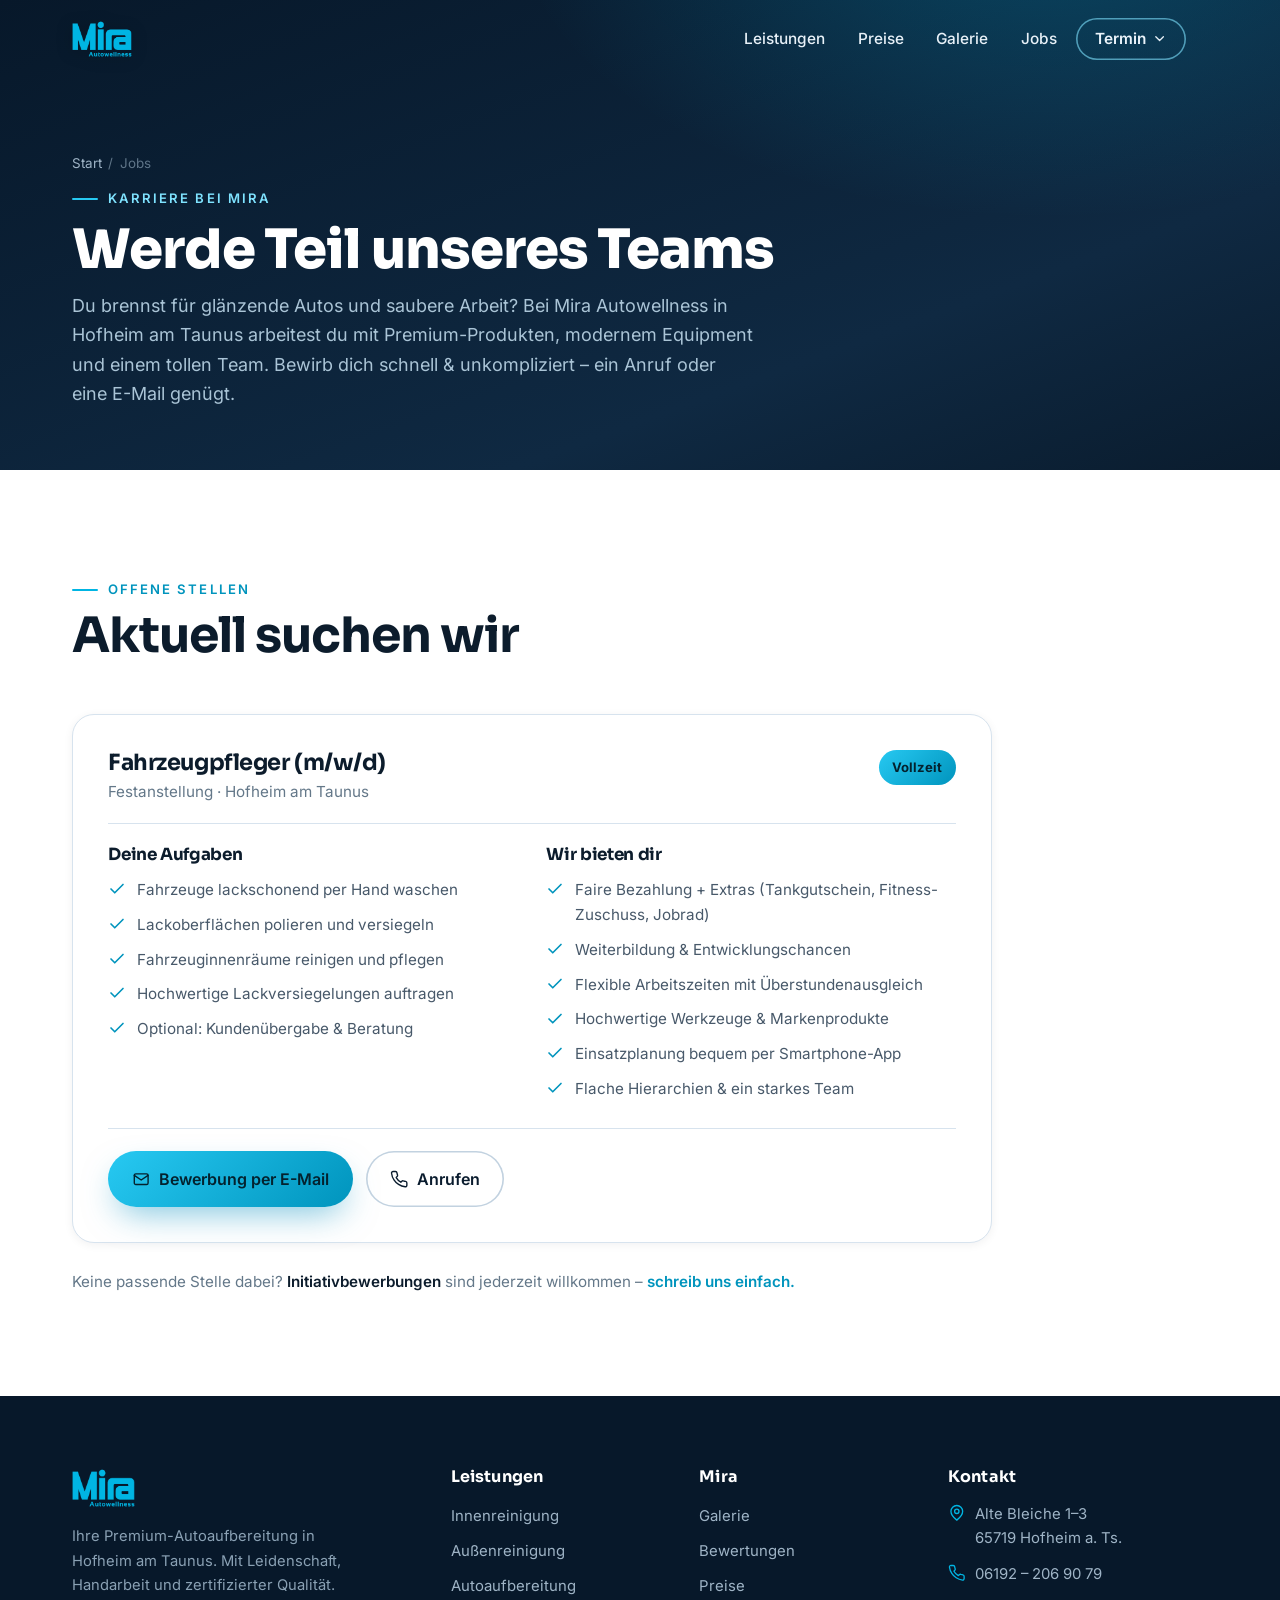
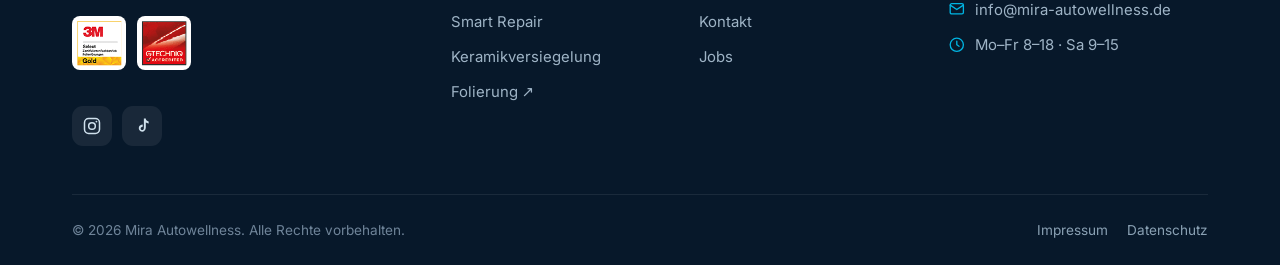
<file: jobs.html>
<!DOCTYPE html>
<html lang="de">
<head>
<script>document.documentElement.classList.add('js');window.__revealFallback=setTimeout(function(){var e=document.querySelectorAll('.reveal');for(var i=0;i<e.length;i++)e[i].classList.add('in');},2000);</script>
<meta charset="UTF-8" />
<meta name="viewport" content="width=device-width, initial-scale=1.0" />
<title>Jobs & Karriere · Mira Autowellness Hofheim</title>
<meta name="description" content="Karriere bei Mira Autowellness in Hofheim am Taunus. Aktuell suchen wir einen Fahrzeugpfleger (m/w/d) in Vollzeit. Jetzt schnell und unkompliziert bewerben." />
<meta name="theme-color" content="#0a1c2e" />
<link rel="canonical" href="https://mira-autowellness.de/jobs.html" />
<meta property="og:type" content="website" />
<meta property="og:site_name" content="Mira Autowellness" />
<meta property="og:locale" content="de_DE" />
<meta property="og:url" content="https://mira-autowellness.de/jobs.html" />
<meta property="og:title" content="Jobs & Karriere · Mira Autowellness Hofheim" />
<meta property="og:description" content="Karriere bei Mira Autowellness in Hofheim am Taunus. Aktuell suchen wir einen Fahrzeugpfleger (m/w/d) in Vollzeit. Jetzt schnell und unkompliziert bewerben." />
<meta property="og:image" content="https://mira-autowellness.de/assets/img/og-image.jpg" />
<meta property="og:image:width" content="1200" />
<meta property="og:image:height" content="630" />
<meta property="og:image:alt" content="Mira Autowellness – Autoaufbereitung in Hofheim am Taunus" />
<meta name="twitter:card" content="summary_large_image" />
<link rel="icon" href="assets/favicon.svg" type="image/svg+xml" />
<link rel="apple-touch-icon" href="assets/logo/logo.png" />
<link rel="preload" href="assets/fonts/sora-800.woff2" as="font" type="font/woff2" crossorigin />
<link rel="preload" href="assets/fonts/inter-400.woff2" as="font" type="font/woff2" crossorigin />
<link rel="stylesheet" href="css/styles.css" />
<script type="application/ld+json">
{
 "@context": "https://schema.org",
 "@graph": [
  {
   "@type": "BreadcrumbList",
   "itemListElement": [
    {
     "@type": "ListItem",
     "position": 1,
     "name": "Start",
     "item": "https://mira-autowellness.de/"
    },
    {
     "@type": "ListItem",
     "position": 2,
     "name": "Jobs & Karriere",
     "item": "https://mira-autowellness.de/jobs.html"
    }
   ]
  },
  {
   "@type": "JobPosting",
   "title": "Fahrzeugpfleger (m/w/d) – Vollzeit",
   "description": "<p>Zur Verstärkung unseres Teams in Hofheim am Taunus suchen wir einen Fahrzeugpfleger (m/w/d) in Vollzeit. Du bereitest Fahrzeuge innen und außen professionell auf – von der Innenreinigung über die Handwäsche bis zur Politur – und arbeitest sorgfältig, selbstständig und mit Blick fürs Detail. Erfahrung in der Fahrzeugaufbereitung ist ein Plus, Quereinsteiger mit handwerklichem Geschick sind willkommen.</p>",
   "datePosted": "2026-06-30",
   "employmentType": "FULL_TIME",
   "hiringOrganization": {
    "@type": "Organization",
    "name": "Mira Autowellness",
    "sameAs": "https://mira-autowellness.de/",
    "logo": "https://mira-autowellness.de/assets/logo/logo.png"
   },
   "jobLocation": {
    "@type": "Place",
    "address": {
     "@type": "PostalAddress",
     "streetAddress": "Alte Bleiche 1–3",
     "postalCode": "65719",
     "addressLocality": "Hofheim am Taunus",
     "addressRegion": "Hessen",
     "addressCountry": "DE"
    }
   },
   "directApply": true,
   "url": "https://mira-autowellness.de/jobs.html"
  }
 ]
}
</script>
</head>
<body>
<header class="site-header" id="siteHeader">
  <div class="container site-header__inner">
    <a href="index.html" class="brand" aria-label="Mira Autowellness — Startseite"><img src="assets/logo/logo.png" alt="Mira Autowellness" /></a>
    <nav class="main-nav" id="mainNav" aria-label="Hauptnavigation"><ul>
      <li><a href="index.html#leistungen">Leistungen</a></li>
      <li><a href="preise.html">Preise</a></li>
      <li><a href="galerie.html">Galerie</a></li>
      
      <li><a href="jobs.html" aria-current="page">Jobs</a></li>
    
        <li class="nav-dd">
          <button type="button" class="nav-dd__toggle" aria-haspopup="true">Termin <svg class="nav-dd__chev" viewBox="0 0 24 24" fill="none" stroke="currentColor" stroke-width="2" stroke-linecap="round" stroke-linejoin="round" aria-hidden="true"><path d="m6 9 6 6 6-6"/></svg></button>
          <div class="nav-dd__menu" role="menu">
            <a role="menuitem" href="https://wa.me/4915115298007?text=Hallo%20Mira%20Autowellness%2C%20ich%20m%C3%B6chte%20gern%20einen%20Termin%20anfragen." target="_blank" rel="noopener"><svg viewBox="0 0 24 24" fill="currentColor" aria-hidden="true"><path d="M17.6 6.3A7.85 7.85 0 0 0 12 4a7.94 7.94 0 0 0-6.9 11.9L4 20l4.2-1.1a7.9 7.9 0 0 0 3.8 1A7.94 7.94 0 0 0 17.6 6.3ZM12 18.5a6.6 6.6 0 0 1-3.36-.92l-.24-.14-2.5.65.67-2.43-.16-.25A6.59 6.59 0 1 1 12 18.5Z"/></svg> WhatsApp</a>
            <a role="menuitem" href="mailto:info@mira-autowellness.de?subject=Terminanfrage&amp;body=Hallo%20Mira%20Autowellness%2C%0A%0Aich%20m%C3%B6chte%20gern%20einen%20Termin%20anfragen.%0A%0AFahrzeug%3A%20%0AGew%C3%BCnschte%20Leistung%3A%20%0AWunschtermin%3A%20%0A%0AViele%20Gr%C3%BC%C3%9Fe"><svg viewBox="0 0 24 24" fill="none" stroke="currentColor" stroke-width="1.8" stroke-linecap="round" stroke-linejoin="round" aria-hidden="true"><rect x="3" y="5" width="18" height="14" rx="2"/><path d="m3 7 9 6 9-6"/></svg> E-Mail</a>
            <a role="menuitem" href="tel:+4961922069079"><svg viewBox="0 0 24 24" fill="none" stroke="currentColor" stroke-width="1.8" stroke-linecap="round" stroke-linejoin="round" aria-hidden="true"><path d="M22 16.9v3a2 2 0 0 1-2.2 2 19.8 19.8 0 0 1-8.6-3.1 19.5 19.5 0 0 1-6-6A19.8 19.8 0 0 1 2 4.2 2 2 0 0 1 4.1 2h3a2 2 0 0 1 2 1.7c.1 1 .4 1.9.7 2.8a2 2 0 0 1-.5 2.1L8.1 9.9a16 16 0 0 0 6 6l1.3-1.3a2 2 0 0 1 2.1-.4c.9.3 1.8.6 2.8.7a2 2 0 0 1 1.7 2Z"/></svg> Telefon</a>
          </div>
        </li>
      </ul></nav>
    <div class="header-cta">
      <button class="nav-toggle" id="navToggle" aria-label="Menü öffnen" aria-expanded="false" aria-controls="mainNav"><svg class="ico-open" viewBox="0 0 24 24" fill="none" stroke="currentColor" stroke-width="2" stroke-linecap="round"><path d="M4 7h16M4 12h16M4 17h16"/></svg><svg class="ico-close" viewBox="0 0 24 24" fill="none" stroke="currentColor" stroke-width="2" stroke-linecap="round"><path d="M6 6l12 12M18 6 6 18"/></svg></button>
    </div>
  </div>
</header>
<main>
<section class="page-hero">
  <div class="container">
    <div class="breadcrumb"><a href="index.html">Start</a><span>/</span><span>Jobs</span></div>
    <span class="eyebrow">Karriere bei Mira</span>
    <h1>Werde Teil unseres Teams</h1>
    <p>Du brennst für glänzende Autos und saubere Arbeit? Bei Mira Autowellness in Hofheim am Taunus arbeitest du mit Premium-Produkten, modernem Equipment und einem tollen Team. Bewirb dich schnell &amp; unkompliziert – ein Anruf oder eine E-Mail genügt.</p>
  </div>
</section>

<section class="section">
  <div class="container">
    <div class="section-head reveal"><span class="eyebrow">Offene Stellen</span><h2 style="margin:.6rem 0 .6rem">Aktuell suchen wir</h2></div>

    <article class="job-card reveal">
      <div class="job-card__head">
        <div><h3>Fahrzeugpfleger (m/w/d)</h3><p>Festanstellung · Hofheim am Taunus</p></div>
        <span class="job-tag">Vollzeit</span>
      </div>
      <div class="job-card__grid">
        <div>
          <h4>Deine Aufgaben</h4>
          <ul class="ticklist">
            <li><svg viewBox="0 0 24 24" fill="none" stroke="currentColor" stroke-width="2.2" stroke-linecap="round" stroke-linejoin="round"><path d="M20 6 9 17l-5-5"/></svg> Fahrzeuge lackschonend per Hand waschen</li>
            <li><svg viewBox="0 0 24 24" fill="none" stroke="currentColor" stroke-width="2.2" stroke-linecap="round" stroke-linejoin="round"><path d="M20 6 9 17l-5-5"/></svg> Lackoberflächen polieren und versiegeln</li>
            <li><svg viewBox="0 0 24 24" fill="none" stroke="currentColor" stroke-width="2.2" stroke-linecap="round" stroke-linejoin="round"><path d="M20 6 9 17l-5-5"/></svg> Fahrzeuginnenräume reinigen und pflegen</li>
            <li><svg viewBox="0 0 24 24" fill="none" stroke="currentColor" stroke-width="2.2" stroke-linecap="round" stroke-linejoin="round"><path d="M20 6 9 17l-5-5"/></svg> Hochwertige Lackversiegelungen auftragen</li>
            <li><svg viewBox="0 0 24 24" fill="none" stroke="currentColor" stroke-width="2.2" stroke-linecap="round" stroke-linejoin="round"><path d="M20 6 9 17l-5-5"/></svg> Optional: Kundenübergabe &amp; Beratung</li>
          </ul>
        </div>
        <div>
          <h4>Wir bieten dir</h4>
          <ul class="ticklist">
            <li><svg viewBox="0 0 24 24" fill="none" stroke="currentColor" stroke-width="2.2" stroke-linecap="round" stroke-linejoin="round"><path d="M20 6 9 17l-5-5"/></svg> Faire Bezahlung + Extras (Tankgutschein, Fitness-Zuschuss, Jobrad)</li>
            <li><svg viewBox="0 0 24 24" fill="none" stroke="currentColor" stroke-width="2.2" stroke-linecap="round" stroke-linejoin="round"><path d="M20 6 9 17l-5-5"/></svg> Weiterbildung &amp; Entwicklungschancen</li>
            <li><svg viewBox="0 0 24 24" fill="none" stroke="currentColor" stroke-width="2.2" stroke-linecap="round" stroke-linejoin="round"><path d="M20 6 9 17l-5-5"/></svg> Flexible Arbeitszeiten mit Überstundenausgleich</li>
            <li><svg viewBox="0 0 24 24" fill="none" stroke="currentColor" stroke-width="2.2" stroke-linecap="round" stroke-linejoin="round"><path d="M20 6 9 17l-5-5"/></svg> Hochwertige Werkzeuge &amp; Markenprodukte</li>
            <li><svg viewBox="0 0 24 24" fill="none" stroke="currentColor" stroke-width="2.2" stroke-linecap="round" stroke-linejoin="round"><path d="M20 6 9 17l-5-5"/></svg> Einsatzplanung bequem per Smartphone-App</li>
            <li><svg viewBox="0 0 24 24" fill="none" stroke="currentColor" stroke-width="2.2" stroke-linecap="round" stroke-linejoin="round"><path d="M20 6 9 17l-5-5"/></svg> Flache Hierarchien &amp; ein starkes Team</li>
          </ul>
        </div>
      </div>
      <div class="job-card__actions">
        <a class="btn btn--primary" href="mailto:info@mira-autowellness.de?subject=Bewerbung%20Fahrzeugpfleger"><svg viewBox="0 0 24 24" fill="none" stroke="currentColor" stroke-width="1.8" stroke-linecap="round" stroke-linejoin="round" aria-hidden="true"><rect x="3" y="5" width="18" height="14" rx="2"/><path d="m3 7 9 6 9-6"/></svg> Bewerbung per E-Mail</a>
        <a class="btn btn--outline" href="tel:+4961922069079"><svg viewBox="0 0 24 24" fill="none" stroke="currentColor" stroke-width="1.8" stroke-linecap="round" stroke-linejoin="round" aria-hidden="true"><path d="M22 16.9v3a2 2 0 0 1-2.2 2 19.8 19.8 0 0 1-8.6-3.1 19.5 19.5 0 0 1-6-6A19.8 19.8 0 0 1 2 4.2 2 2 0 0 1 4.1 2h3a2 2 0 0 1 2 1.7c.1 1 .4 1.9.7 2.8a2 2 0 0 1-.5 2.1L8.1 9.9a16 16 0 0 0 6 6l1.3-1.3a2 2 0 0 1 2.1-.4c.9.3 1.8.6 2.8.7a2 2 0 0 1 1.7 2Z"/></svg> Anrufen</a>
      </div>
    </article>

    <p class="muted reveal" style="margin-top:1.6rem;font-size:.95rem">
      Keine passende Stelle dabei? <strong>Initiativbewerbungen</strong> sind jederzeit willkommen –
      <a href="mailto:info@mira-autowellness.de?subject=Initiativbewerbung" class="text-cyan" style="font-weight:600">schreib uns einfach.</a>
    </p>
  </div>
</section>
</main>
<footer class="site-footer">
  <div class="container">
    <div class="footer-grid">
      <div class="footer-brand">
        <img src="assets/logo/logo.png" alt="Mira Autowellness" />
        <p>Ihre Premium-Autoaufbereitung in Hofheim am Taunus. Mit Leidenschaft, Handarbeit und zertifizierter Qualität.</p>
        <div class="footer-badges"><img src="assets/img/badge-3m.png" alt="3M Select Gold" loading="lazy" /><img src="assets/img/badge-gtechniq.png" alt="GTECHNIQ Accredited" loading="lazy" /></div>
        <div class="footer-social">
          <a href="https://www.instagram.com/miraautowellness" target="_blank" rel="noopener" aria-label="Instagram"><svg viewBox="0 0 24 24" fill="none" stroke="currentColor" stroke-width="1.8" stroke-linecap="round" stroke-linejoin="round"><rect x="3" y="3" width="18" height="18" rx="5"/><circle cx="12" cy="12" r="4"/><circle cx="17.3" cy="6.7" r="1.1" fill="currentColor" stroke="none"/></svg></a>
          <a href="https://www.tiktok.com/@miraautowellness" target="_blank" rel="noopener" aria-label="TikTok"><svg viewBox="0 0 24 24" fill="currentColor"><path d="M16.5 3c.26 2.07 1.46 3.3 3.5 3.45v2.4c-1.18.12-2.21-.27-3.42-.99v6.04c0 5.06-5.52 6.64-7.74 3.01-1.43-2.34-.55-6.45 4.04-6.61v2.53c-.35.06-.72.15-1.06.27-1.02.35-1.6 1-1.44 2.14.31 2.18 4.18 2.82 3.86-1.45V3h2.26z"/></svg></a>
        </div>
      </div>
      <div><h4>Leistungen</h4><ul class="footer-links"><li><a href="innenreinigung.html">Innenreinigung</a></li><li><a href="aussenreinigung.html">Außenreinigung</a></li><li><a href="autoaufbereitung.html">Autoaufbereitung</a></li><li><a href="smart-repair.html">Smart Repair</a></li><li><a href="keramikversiegelung.html">Keramikversiegelung</a></li><li><a href="https://www.mira-folienbeklebung.de" target="_blank" rel="noopener">Folierung ↗</a></li></ul></div>
      <div><h4>Mira</h4><ul class="footer-links"><li><a href="galerie.html">Galerie</a></li><li><a href="index.html#bewertungen">Bewertungen</a></li><li><a href="preise.html">Preise</a></li><li><a href="index.html#kontakt">Kontakt</a></li><li><a href="jobs.html">Jobs</a></li></ul></div>
      <div><h4>Kontakt</h4><ul class="footer-contact"><li><svg viewBox="0 0 24 24" fill="none" stroke="currentColor" stroke-width="1.8" stroke-linecap="round" stroke-linejoin="round"><path d="M20 10c0 6-8 12-8 12s-8-6-8-12a8 8 0 0 1 16 0Z"/><circle cx="12" cy="10" r="3"/></svg> Alte Bleiche 1–3<br>65719 Hofheim a. Ts.</li><li><svg viewBox="0 0 24 24" fill="none" stroke="currentColor" stroke-width="1.8" stroke-linecap="round" stroke-linejoin="round"><path d="M22 16.9v3a2 2 0 0 1-2.2 2 19.8 19.8 0 0 1-8.6-3.1 19.5 19.5 0 0 1-6-6A19.8 19.8 0 0 1 2 4.2 2 2 0 0 1 4.1 2h3a2 2 0 0 1 2 1.7c.1 1 .4 1.9.7 2.8a2 2 0 0 1-.5 2.1L8.1 9.9a16 16 0 0 0 6 6l1.3-1.3a2 2 0 0 1 2.1-.4c.9.3 1.8.6 2.8.7a2 2 0 0 1 1.7 2Z"/></svg> <a href="tel:+4961922069079">06192 – 206 90 79</a></li><li><svg viewBox="0 0 24 24" fill="none" stroke="currentColor" stroke-width="1.8" stroke-linecap="round" stroke-linejoin="round"><rect x="3" y="5" width="18" height="14" rx="2"/><path d="m3 7 9 6 9-6"/></svg> <a href="mailto:info@mira-autowellness.de">info@mira-autowellness.de</a></li><li><svg viewBox="0 0 24 24" fill="none" stroke="currentColor" stroke-width="1.8" stroke-linecap="round" stroke-linejoin="round"><circle cx="12" cy="12" r="9"/><path d="M12 7v5l3 2"/></svg> Mo–Fr 8–18 · Sa 9–15</li></ul></div>
    </div>
    <div class="footer-bottom"><p>© <span id="year">2026</span> Mira Autowellness. Alle Rechte vorbehalten.</p><nav aria-label="Rechtliches"><a href="impressum.html">Impressum</a><a href="datenschutz.html">Datenschutz</a></nav></div>
  </div>
</footer>
<div class="mobile-cta"><a class="btn btn--primary" href="mailto:info@mira-autowellness.de?subject=Bewerbung%20Fahrzeugpfleger"><svg viewBox="0 0 24 24" fill="none" stroke="currentColor" stroke-width="1.8" stroke-linecap="round" stroke-linejoin="round" aria-hidden="true"><rect x="3" y="5" width="18" height="14" rx="2"/><path d="m3 7 9 6 9-6"/></svg> Bewerben</a><a class="btn btn--dark" href="tel:+4961922069079">Anrufen</a></div>
<script src="js/main.js" defer></script>
<script data-goatcounter="https://miraautowellness.goatcounter.com/count" async src="https://gc.zgo.at/count.js"></script>
</body>
</html>
</file>
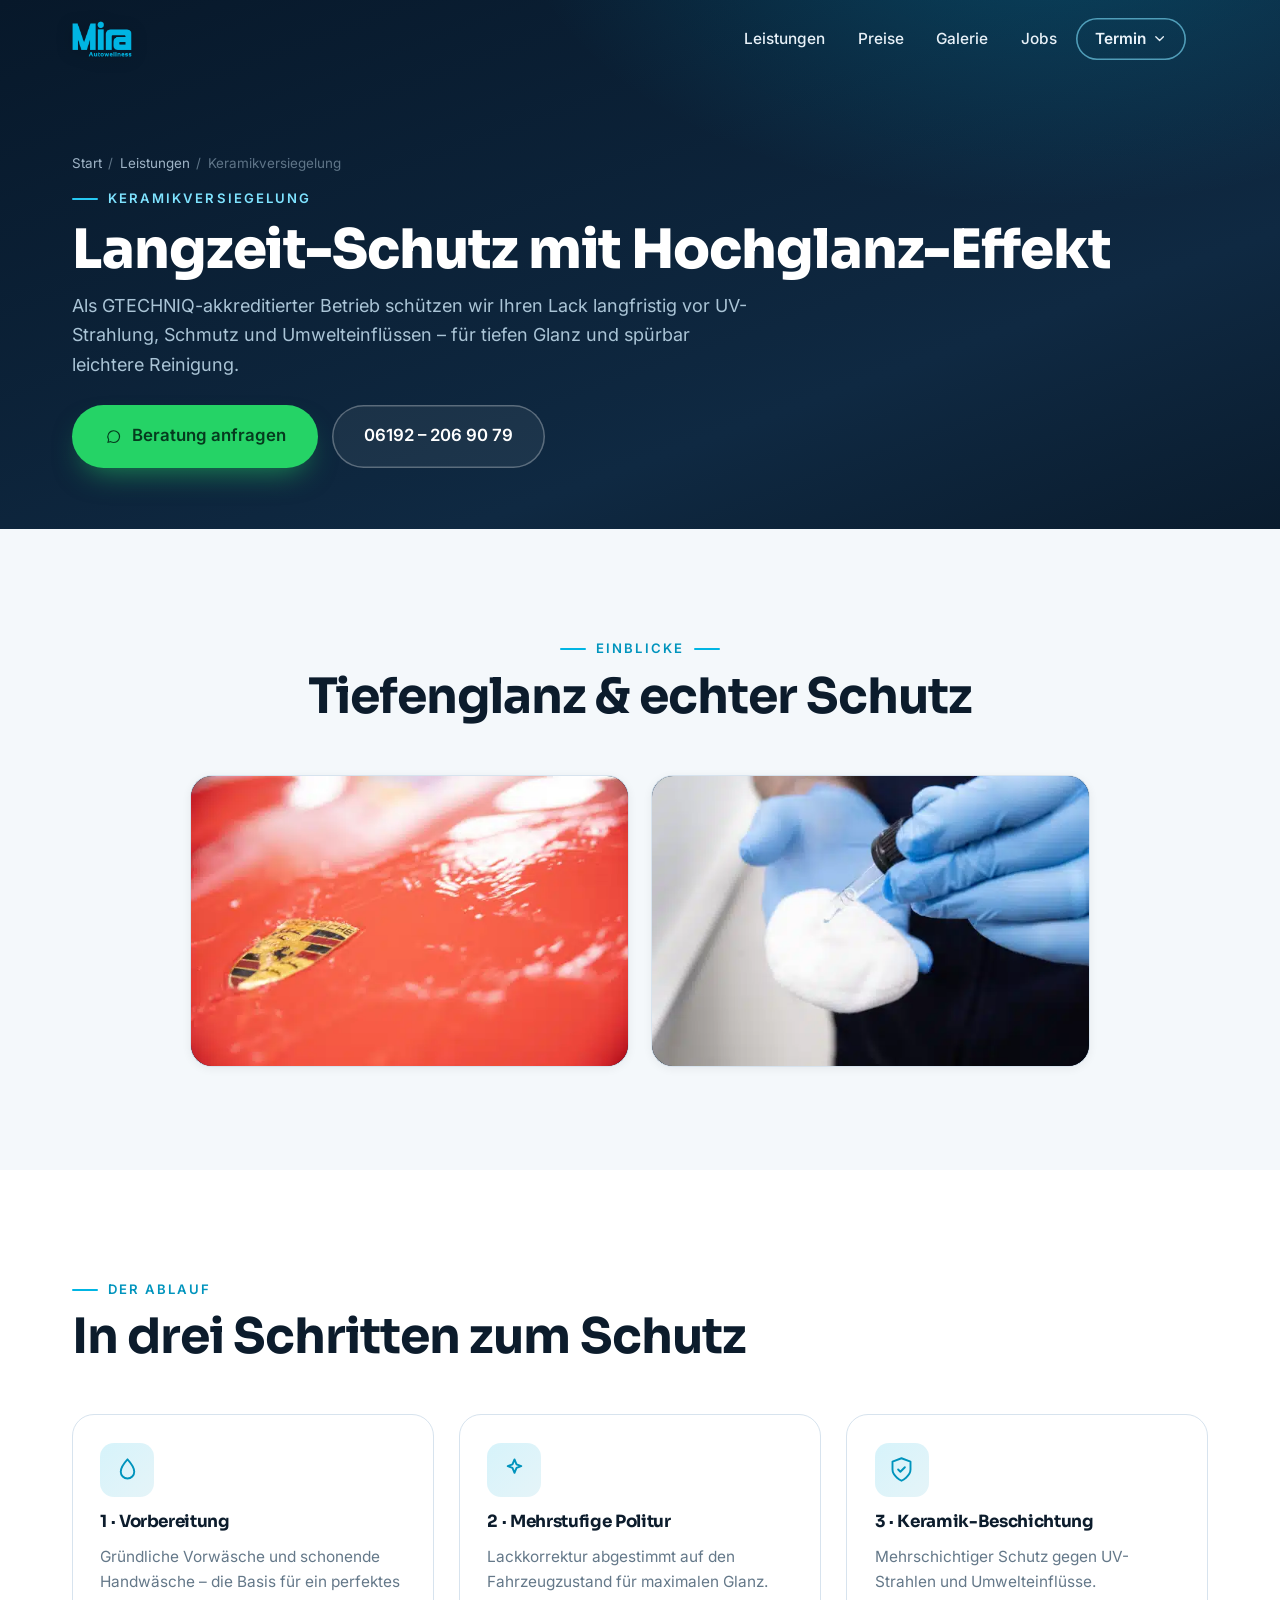
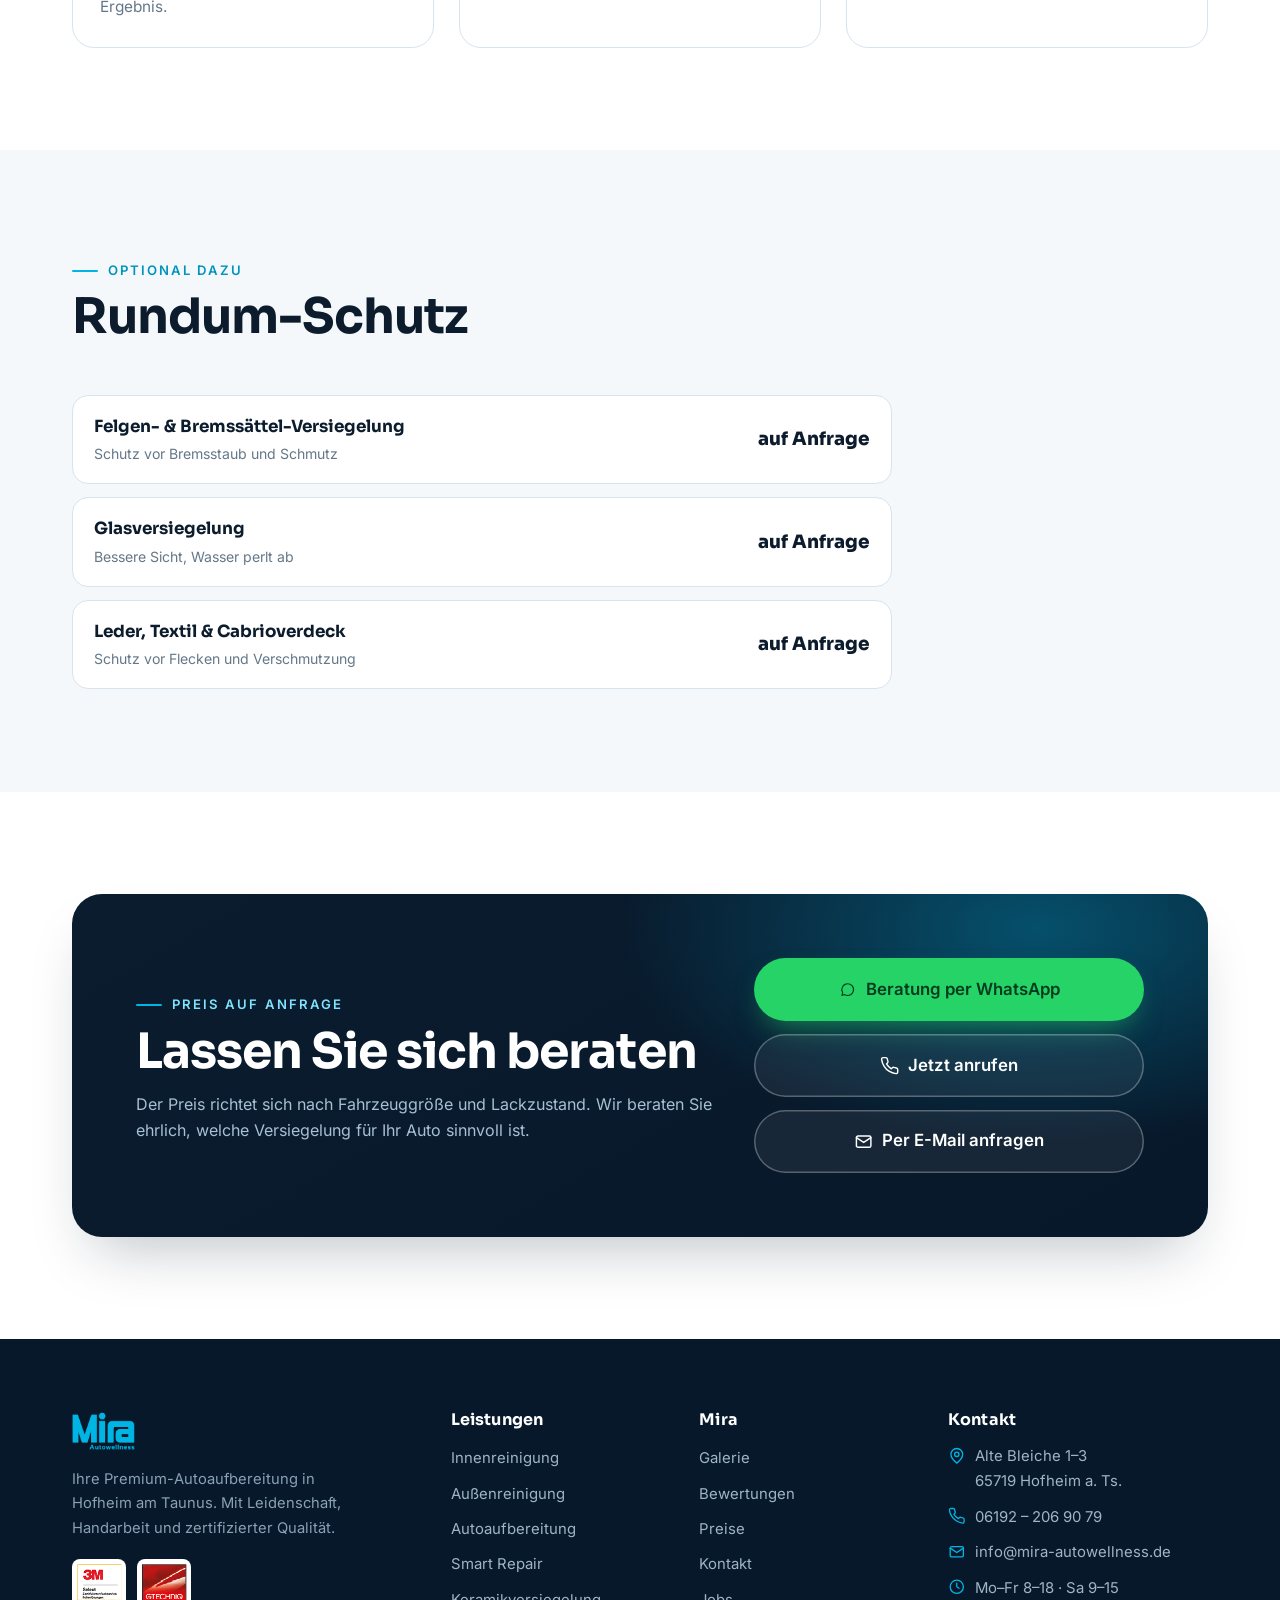
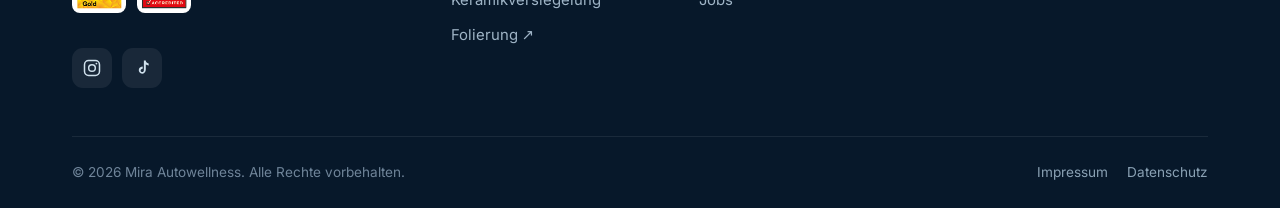
<file: keramikversiegelung.html>
<!DOCTYPE html>
<html lang="de">
<head>
<script>document.documentElement.classList.add('js');window.__revealFallback=setTimeout(function(){var e=document.querySelectorAll('.reveal');for(var i=0;i<e.length;i++)e[i].classList.add('in');},2000);</script>
<meta charset="UTF-8" />
<meta name="viewport" content="width=device-width, initial-scale=1.0" />
<title>Keramikversiegelung in Hofheim · Mira Autowellness</title>
<meta name="description" content="Keramikversiegelung in Hofheim – GTECHNIQ-akkreditierter Langzeit-Lackschutz mit UV- und Schmutzabweisung. Mehrstufige Politur & professionelle Beschichtung. Jetzt anfragen." />
<meta name="theme-color" content="#0a1c2e" />
<link rel="canonical" href="https://mira-autowellness.de/keramikversiegelung.html" />
<meta property="og:type" content="website" />
<meta property="og:site_name" content="Mira Autowellness" />
<meta property="og:locale" content="de_DE" />
<meta property="og:url" content="https://mira-autowellness.de/keramikversiegelung.html" />
<meta property="og:title" content="Keramikversiegelung in Hofheim · Mira Autowellness" />
<meta property="og:description" content="Keramikversiegelung in Hofheim – GTECHNIQ-akkreditierter Langzeit-Lackschutz mit UV- und Schmutzabweisung. Mehrstufige Politur & professionelle Beschichtung. Jetzt anfragen." />
<meta property="og:image" content="https://mira-autowellness.de/assets/img/og-image.jpg" />
<meta property="og:image:width" content="1200" />
<meta property="og:image:height" content="630" />
<meta property="og:image:alt" content="Mira Autowellness – Autoaufbereitung in Hofheim am Taunus" />
<meta name="twitter:card" content="summary_large_image" />
<link rel="icon" href="assets/favicon.svg" type="image/svg+xml" />
<link rel="apple-touch-icon" href="assets/logo/logo.png" />
<link rel="preload" href="assets/fonts/sora-800.woff2" as="font" type="font/woff2" crossorigin />
<link rel="preload" href="assets/fonts/inter-400.woff2" as="font" type="font/woff2" crossorigin />
<link rel="stylesheet" href="css/styles.css" />
<script type="application/ld+json">
{
 "@context": "https://schema.org",
 "@graph": [
  {
   "@type": "BreadcrumbList",
   "itemListElement": [
    {
     "@type": "ListItem",
     "position": 1,
     "name": "Start",
     "item": "https://mira-autowellness.de/"
    },
    {
     "@type": "ListItem",
     "position": 2,
     "name": "Leistungen",
     "item": "https://mira-autowellness.de/#leistungen"
    },
    {
     "@type": "ListItem",
     "position": 3,
     "name": "Keramikversiegelung",
     "item": "https://mira-autowellness.de/keramikversiegelung.html"
    }
   ]
  },
  {
   "@type": "Service",
   "name": "Keramikversiegelung",
   "serviceType": "Langzeit-Lackschutz / Keramikbeschichtung",
   "description": "Keramikversiegelung in Hofheim – GTECHNIQ-akkreditierter Langzeit-Lackschutz mit UV- und Schmutzabweisung. Mehrstufige Politur & professionelle Beschichtung. Jetzt anfragen.",
   "url": "https://mira-autowellness.de/keramikversiegelung.html",
   "provider": {
    "@id": "https://mira-autowellness.de/#business"
   },
   "areaServed": "Hofheim am Taunus und Umgebung"
  }
 ]
}
</script>
</head>
<body>
<header class="site-header" id="siteHeader">
  <div class="container site-header__inner">
    <a href="index.html" class="brand" aria-label="Mira Autowellness — Startseite"><img src="assets/logo/logo.png" alt="Mira Autowellness" /></a>
    <nav class="main-nav" id="mainNav" aria-label="Hauptnavigation"><ul>
      <li><a href="index.html#leistungen">Leistungen</a></li>
      <li><a href="preise.html">Preise</a></li>
      <li><a href="galerie.html">Galerie</a></li>
      
      <li><a href="jobs.html">Jobs</a></li>
    
        <li class="nav-dd">
          <button type="button" class="nav-dd__toggle" aria-haspopup="true">Termin <svg class="nav-dd__chev" viewBox="0 0 24 24" fill="none" stroke="currentColor" stroke-width="2" stroke-linecap="round" stroke-linejoin="round" aria-hidden="true"><path d="m6 9 6 6 6-6"/></svg></button>
          <div class="nav-dd__menu" role="menu">
            <a role="menuitem" href="https://wa.me/4915115298007?text=Hallo%20Mira%20Autowellness%2C%20ich%20m%C3%B6chte%20gern%20einen%20Termin%20anfragen." target="_blank" rel="noopener"><svg viewBox="0 0 24 24" fill="currentColor" aria-hidden="true"><path d="M17.6 6.3A7.85 7.85 0 0 0 12 4a7.94 7.94 0 0 0-6.9 11.9L4 20l4.2-1.1a7.9 7.9 0 0 0 3.8 1A7.94 7.94 0 0 0 17.6 6.3ZM12 18.5a6.6 6.6 0 0 1-3.36-.92l-.24-.14-2.5.65.67-2.43-.16-.25A6.59 6.59 0 1 1 12 18.5Z"/></svg> WhatsApp</a>
            <a role="menuitem" href="mailto:info@mira-autowellness.de?subject=Terminanfrage&amp;body=Hallo%20Mira%20Autowellness%2C%0A%0Aich%20m%C3%B6chte%20gern%20einen%20Termin%20anfragen.%0A%0AFahrzeug%3A%20%0AGew%C3%BCnschte%20Leistung%3A%20%0AWunschtermin%3A%20%0A%0AViele%20Gr%C3%BC%C3%9Fe"><svg viewBox="0 0 24 24" fill="none" stroke="currentColor" stroke-width="1.8" stroke-linecap="round" stroke-linejoin="round" aria-hidden="true"><rect x="3" y="5" width="18" height="14" rx="2"/><path d="m3 7 9 6 9-6"/></svg> E-Mail</a>
            <a role="menuitem" href="tel:+4961922069079"><svg viewBox="0 0 24 24" fill="none" stroke="currentColor" stroke-width="1.8" stroke-linecap="round" stroke-linejoin="round" aria-hidden="true"><path d="M22 16.9v3a2 2 0 0 1-2.2 2 19.8 19.8 0 0 1-8.6-3.1 19.5 19.5 0 0 1-6-6A19.8 19.8 0 0 1 2 4.2 2 2 0 0 1 4.1 2h3a2 2 0 0 1 2 1.7c.1 1 .4 1.9.7 2.8a2 2 0 0 1-.5 2.1L8.1 9.9a16 16 0 0 0 6 6l1.3-1.3a2 2 0 0 1 2.1-.4c.9.3 1.8.6 2.8.7a2 2 0 0 1 1.7 2Z"/></svg> Telefon</a>
          </div>
        </li>
      </ul></nav>
    <div class="header-cta">
      <button class="nav-toggle" id="navToggle" aria-label="Menü öffnen" aria-expanded="false" aria-controls="mainNav"><svg class="ico-open" viewBox="0 0 24 24" fill="none" stroke="currentColor" stroke-width="2" stroke-linecap="round"><path d="M4 7h16M4 12h16M4 17h16"/></svg><svg class="ico-close" viewBox="0 0 24 24" fill="none" stroke="currentColor" stroke-width="2" stroke-linecap="round"><path d="M6 6l12 12M18 6 6 18"/></svg></button>
    </div>
  </div>
</header>
<main>
<section class="page-hero">
  <div class="drops" aria-hidden="true">
    <span style="--x:6%;--y:22%;--s:9px;--d:0s"></span>
    <span style="--x:14%;--y:64%;--s:6px;--d:2.8s;--t:10s"></span>
    <span style="--x:23%;--y:38%;--s:12px;--d:1.2s"></span>
    <span style="--x:31%;--y:74%;--s:7px;--d:4.6s;--t:8s"></span>
    <span style="--x:42%;--y:18%;--s:8px;--d:3.4s"></span>
    <span style="--x:52%;--y:56%;--s:11px;--d:.8s;--t:11s"></span>
    <span style="--x:61%;--y:30%;--s:6px;--d:5.4s"></span>
    <span style="--x:68%;--y:70%;--s:9px;--d:2s;--t:9s"></span>
    <span style="--x:75%;--y:14%;--s:13px;--d:6.2s"></span>
    <span style="--x:82%;--y:48%;--s:7px;--d:4s;--t:10s"></span>
    <span style="--x:89%;--y:26%;--s:10px;--d:1.6s"></span>
    <span style="--x:95%;--y:60%;--s:8px;--d:5s;--t:8.5s"></span>
  </div>
  <div class="container">
    <div class="breadcrumb"><a href="index.html">Start</a><span>/</span><a href="index.html#leistungen">Leistungen</a><span>/</span><span>Keramikversiegelung</span></div>
    <span class="eyebrow">Keramikversiegelung</span>
    <h1>Langzeit-Schutz mit Hochglanz-Effekt</h1>
    <p>Als GTECHNIQ-akkreditierter Betrieb schützen wir Ihren Lack langfristig vor UV-Strahlung, Schmutz und Umwelteinflüssen – für tiefen Glanz und spürbar leichtere Reinigung.</p>
    <div class="hero__actions" style="margin-top:1.6rem">
      <a class="btn btn--wa btn--lg" href="https://wa.me/4915115298007?text=Hallo%20Mira%20Autowellness%2C%20ich%20interessiere%20mich%20f%C3%BCr%20eine%20Keramikversiegelung." target="_blank" rel="noopener"><svg viewBox="0 0 24 24" fill="currentColor" aria-hidden="true"><path d="M17.6 6.3A7.85 7.85 0 0 0 12 4a7.94 7.94 0 0 0-6.9 11.9L4 20l4.2-1.1a7.9 7.9 0 0 0 3.8 1A7.94 7.94 0 0 0 17.6 6.3ZM12 18.5a6.6 6.6 0 0 1-3.36-.92l-.24-.14-2.5.65.67-2.43-.16-.25A6.59 6.59 0 1 1 12 18.5Z"/></svg> Beratung anfragen</a>
      <a class="btn btn--ghost btn--lg" href="tel:+4961922069079">06192 – 206 90 79</a>
    </div>
  </div>
</section>

<section class="section section--alt">
  <div class="container">
    <div class="section-head center reveal"><span class="eyebrow center">Einblicke</span><h2>Tiefenglanz &amp; echter Schutz</h2></div>
    <div class="media-grid media-grid--2 reveal">
      <figure class="media-shot"><img src="assets/img/keramik-porsche.webp" alt="Hochglänzender roter Porsche-Lack nach der Keramikversiegelung" loading="lazy" /></figure>
      <figure class="media-shot"><img src="assets/img/keramik-auftrag.webp" alt="Auftragen der Keramikversiegelung mit Applikator-Pad" loading="lazy" /></figure>
    </div>
  </div>
</section>

<section class="section">
  <div class="container">
    <div class="section-head reveal"><span class="eyebrow">Der Ablauf</span><h2 style="margin:.6rem 0 .6rem">In drei Schritten zum Schutz</h2></div>
    <div class="grid cards reveal">
      <article class="card"><div class="card__ic"><svg viewBox="0 0 24 24" fill="none" stroke="currentColor" stroke-width="1.7" stroke-linecap="round" stroke-linejoin="round"><path d="M12 3s6 6.5 6 11a6 6 0 0 1-12 0c0-4.5 6-11 6-11Z"/></svg></div><h3>1 · Vorbereitung</h3><p>Gründliche Vorwäsche und schonende Handwäsche – die Basis für ein perfektes Ergebnis.</p></article>
      <article class="card"><div class="card__ic"><svg viewBox="0 0 24 24" fill="none" stroke="currentColor" stroke-width="1.7" stroke-linecap="round" stroke-linejoin="round"><path d="M12 3l1.8 4.4L18 9l-4.2 1.6L12 15l-1.8-4.4L6 9l4.2-1.6L12 3Z"/></svg></div><h3>2 · Mehrstufige Politur</h3><p>Lackkorrektur abgestimmt auf den Fahrzeugzustand für maximalen Glanz.</p></article>
      <article class="card"><div class="card__ic"><svg viewBox="0 0 24 24" fill="none" stroke="currentColor" stroke-width="1.7" stroke-linecap="round" stroke-linejoin="round"><path d="M12 22s8-4 8-10V5l-8-3-8 3v7c0 6 8 10 8 10Z"/><path d="m9 12 2 2 4-4"/></svg></div><h3>3 · Keramik-Beschichtung</h3><p>Mehrschichtiger Schutz gegen UV-Strahlen und Umwelteinflüsse.</p></article>
    </div>
  </div>
</section>

<section class="section section--alt">
  <div class="container">
    <div class="section-head reveal"><span class="eyebrow">Optional dazu</span><h2 style="margin:.6rem 0 .6rem">Rundum-Schutz</h2></div>
    <div class="pricelist reveal">
      <div class="price-row"><span class="price-row__main"><b>Felgen- &amp; Bremssättel-Versiegelung</b><small>Schutz vor Bremsstaub und Schmutz</small></span><span class="price-row__price">auf Anfrage</span></div>
      <div class="price-row"><span class="price-row__main"><b>Glasversiegelung</b><small>Bessere Sicht, Wasser perlt ab</small></span><span class="price-row__price">auf Anfrage</span></div>
      <div class="price-row"><span class="price-row__main"><b>Leder, Textil &amp; Cabrioverdeck</b><small>Schutz vor Flecken und Verschmutzung</small></span><span class="price-row__price">auf Anfrage</span></div>
    </div>
  </div>
</section>

<section class="section" id="kontakt">
  <div class="container">
    <div class="cta-band reveal">
      <div>
        <span class="eyebrow" style="color:#7fe3ff">Preis auf Anfrage</span>
        <h2 style="margin:.6rem 0 .8rem">Lassen Sie sich beraten</h2>
        <p>Der Preis richtet sich nach Fahrzeuggröße und Lackzustand. Wir beraten Sie ehrlich, welche Versiegelung für Ihr Auto sinnvoll ist.</p>
      </div>
      <div class="cta-band__actions">
        <a class="btn btn--wa btn--lg btn--block" href="https://wa.me/4915115298007?text=Hallo%20Mira%20Autowellness%2C%20ich%20interessiere%20mich%20f%C3%BCr%20eine%20Keramikversiegelung." target="_blank" rel="noopener"><svg viewBox="0 0 24 24" fill="currentColor" aria-hidden="true"><path d="M17.6 6.3A7.85 7.85 0 0 0 12 4a7.94 7.94 0 0 0-6.9 11.9L4 20l4.2-1.1a7.9 7.9 0 0 0 3.8 1A7.94 7.94 0 0 0 17.6 6.3ZM12 18.5a6.6 6.6 0 0 1-3.36-.92l-.24-.14-2.5.65.67-2.43-.16-.25A6.59 6.59 0 1 1 12 18.5Z"/></svg> Beratung per WhatsApp</a>
        <a class="btn btn--ghost btn--lg btn--block" href="tel:+4961922069079"><svg viewBox="0 0 24 24" fill="none" stroke="currentColor" stroke-width="1.8" stroke-linecap="round" stroke-linejoin="round" aria-hidden="true"><path d="M22 16.9v3a2 2 0 0 1-2.2 2 19.8 19.8 0 0 1-8.6-3.1 19.5 19.5 0 0 1-6-6A19.8 19.8 0 0 1 2 4.2 2 2 0 0 1 4.1 2h3a2 2 0 0 1 2 1.7c.1 1 .4 1.9.7 2.8a2 2 0 0 1-.5 2.1L8.1 9.9a16 16 0 0 0 6 6l1.3-1.3a2 2 0 0 1 2.1-.4c.9.3 1.8.6 2.8.7a2 2 0 0 1 1.7 2Z"/></svg> Jetzt anrufen</a>
        <a class="btn btn--ghost btn--lg btn--block" href="mailto:info@mira-autowellness.de?subject=Terminanfrage&amp;body=Hallo%20Mira%20Autowellness%2C%0A%0Aich%20m%C3%B6chte%20gern%20einen%20Termin%20anfragen.%0A%0AFahrzeug%3A%20%0AGew%C3%BCnschte%20Leistung%3A%20%0AWunschtermin%3A%20%0A%0AViele%20Gr%C3%BC%C3%9Fe"><svg viewBox="0 0 24 24" fill="none" stroke="currentColor" stroke-width="1.8" stroke-linecap="round" stroke-linejoin="round" aria-hidden="true"><rect x="3" y="5" width="18" height="14" rx="2"/><path d="m3 7 9 6 9-6"/></svg> Per E-Mail anfragen</a>
      </div>
    </div>
  </div>
</section>
</main>
<footer class="site-footer">
  <div class="container">
    <div class="footer-grid">
      <div class="footer-brand"><img src="assets/logo/logo.png" alt="Mira Autowellness" /><p>Ihre Premium-Autoaufbereitung in Hofheim am Taunus. Mit Leidenschaft, Handarbeit und zertifizierter Qualität.</p><div class="footer-badges"><img src="assets/img/badge-3m.png" alt="3M Select Gold" loading="lazy" /><img src="assets/img/badge-gtechniq.png" alt="GTECHNIQ Accredited" loading="lazy" /></div><div class="footer-social"><a href="https://www.instagram.com/miraautowellness" target="_blank" rel="noopener" aria-label="Instagram"><svg viewBox="0 0 24 24" fill="none" stroke="currentColor" stroke-width="1.8" stroke-linecap="round" stroke-linejoin="round"><rect x="3" y="3" width="18" height="18" rx="5"/><circle cx="12" cy="12" r="4"/><circle cx="17.3" cy="6.7" r="1.1" fill="currentColor" stroke="none"/></svg></a><a href="https://www.tiktok.com/@miraautowellness" target="_blank" rel="noopener" aria-label="TikTok"><svg viewBox="0 0 24 24" fill="currentColor"><path d="M16.5 3c.26 2.07 1.46 3.3 3.5 3.45v2.4c-1.18.12-2.21-.27-3.42-.99v6.04c0 5.06-5.52 6.64-7.74 3.01-1.43-2.34-.55-6.45 4.04-6.61v2.53c-.35.06-.72.15-1.06.27-1.02.35-1.6 1-1.44 2.14.31 2.18 4.18 2.82 3.86-1.45V3h2.26z"/></svg></a></div></div>
      <div><h4>Leistungen</h4><ul class="footer-links"><li><a href="innenreinigung.html">Innenreinigung</a></li><li><a href="aussenreinigung.html">Außenreinigung</a></li><li><a href="autoaufbereitung.html">Autoaufbereitung</a></li><li><a href="smart-repair.html">Smart Repair</a></li><li><a href="keramikversiegelung.html">Keramikversiegelung</a></li><li><a href="https://www.mira-folienbeklebung.de" target="_blank" rel="noopener">Folierung ↗</a></li></ul></div>
      <div><h4>Mira</h4><ul class="footer-links"><li><a href="galerie.html">Galerie</a></li><li><a href="index.html#bewertungen">Bewertungen</a></li><li><a href="preise.html">Preise</a></li><li><a href="index.html#kontakt">Kontakt</a></li><li><a href="jobs.html">Jobs</a></li></ul></div>
      <div><h4>Kontakt</h4><ul class="footer-contact"><li><svg viewBox="0 0 24 24" fill="none" stroke="currentColor" stroke-width="1.8" stroke-linecap="round" stroke-linejoin="round"><path d="M20 10c0 6-8 12-8 12s-8-6-8-12a8 8 0 0 1 16 0Z"/><circle cx="12" cy="10" r="3"/></svg> Alte Bleiche 1–3<br>65719 Hofheim a. Ts.</li><li><svg viewBox="0 0 24 24" fill="none" stroke="currentColor" stroke-width="1.8" stroke-linecap="round" stroke-linejoin="round"><path d="M22 16.9v3a2 2 0 0 1-2.2 2 19.8 19.8 0 0 1-8.6-3.1 19.5 19.5 0 0 1-6-6A19.8 19.8 0 0 1 2 4.2 2 2 0 0 1 4.1 2h3a2 2 0 0 1 2 1.7c.1 1 .4 1.9.7 2.8a2 2 0 0 1-.5 2.1L8.1 9.9a16 16 0 0 0 6 6l1.3-1.3a2 2 0 0 1 2.1-.4c.9.3 1.8.6 2.8.7a2 2 0 0 1 1.7 2Z"/></svg> <a href="tel:+4961922069079">06192 – 206 90 79</a></li><li><svg viewBox="0 0 24 24" fill="none" stroke="currentColor" stroke-width="1.8" stroke-linecap="round" stroke-linejoin="round"><rect x="3" y="5" width="18" height="14" rx="2"/><path d="m3 7 9 6 9-6"/></svg> <a href="mailto:info@mira-autowellness.de">info@mira-autowellness.de</a></li><li><svg viewBox="0 0 24 24" fill="none" stroke="currentColor" stroke-width="1.8" stroke-linecap="round" stroke-linejoin="round"><circle cx="12" cy="12" r="9"/><path d="M12 7v5l3 2"/></svg> Mo–Fr 8–18 · Sa 9–15</li></ul></div>
    </div>
    <div class="footer-bottom"><p>© <span id="year">2026</span> Mira Autowellness. Alle Rechte vorbehalten.</p><nav aria-label="Rechtliches"><a href="impressum.html">Impressum</a><a href="datenschutz.html">Datenschutz</a></nav></div>
  </div>
</footer>
<div class="mobile-cta"><a class="btn btn--wa" href="https://wa.me/4915115298007?text=Hallo%20Mira%20Autowellness%2C%20ich%20m%C3%B6chte%20gern%20einen%20Termin%20anfragen." target="_blank" rel="noopener"><svg viewBox="0 0 24 24" fill="currentColor" aria-hidden="true"><path d="M17.6 6.3A7.85 7.85 0 0 0 12 4a7.94 7.94 0 0 0-6.9 11.9L4 20l4.2-1.1a7.9 7.9 0 0 0 3.8 1A7.94 7.94 0 0 0 17.6 6.3ZM12 18.5a6.6 6.6 0 0 1-3.36-.92l-.24-.14-2.5.65.67-2.43-.16-.25A6.59 6.59 0 1 1 12 18.5Z"/></svg> WhatsApp</a><a class="btn btn--dark" href="tel:+4961922069079">Anrufen</a></div>
<script src="js/main.js" defer></script>
<script data-goatcounter="https://miraautowellness.goatcounter.com/count" async src="https://gc.zgo.at/count.js"></script>
</body>
</html>
</file>
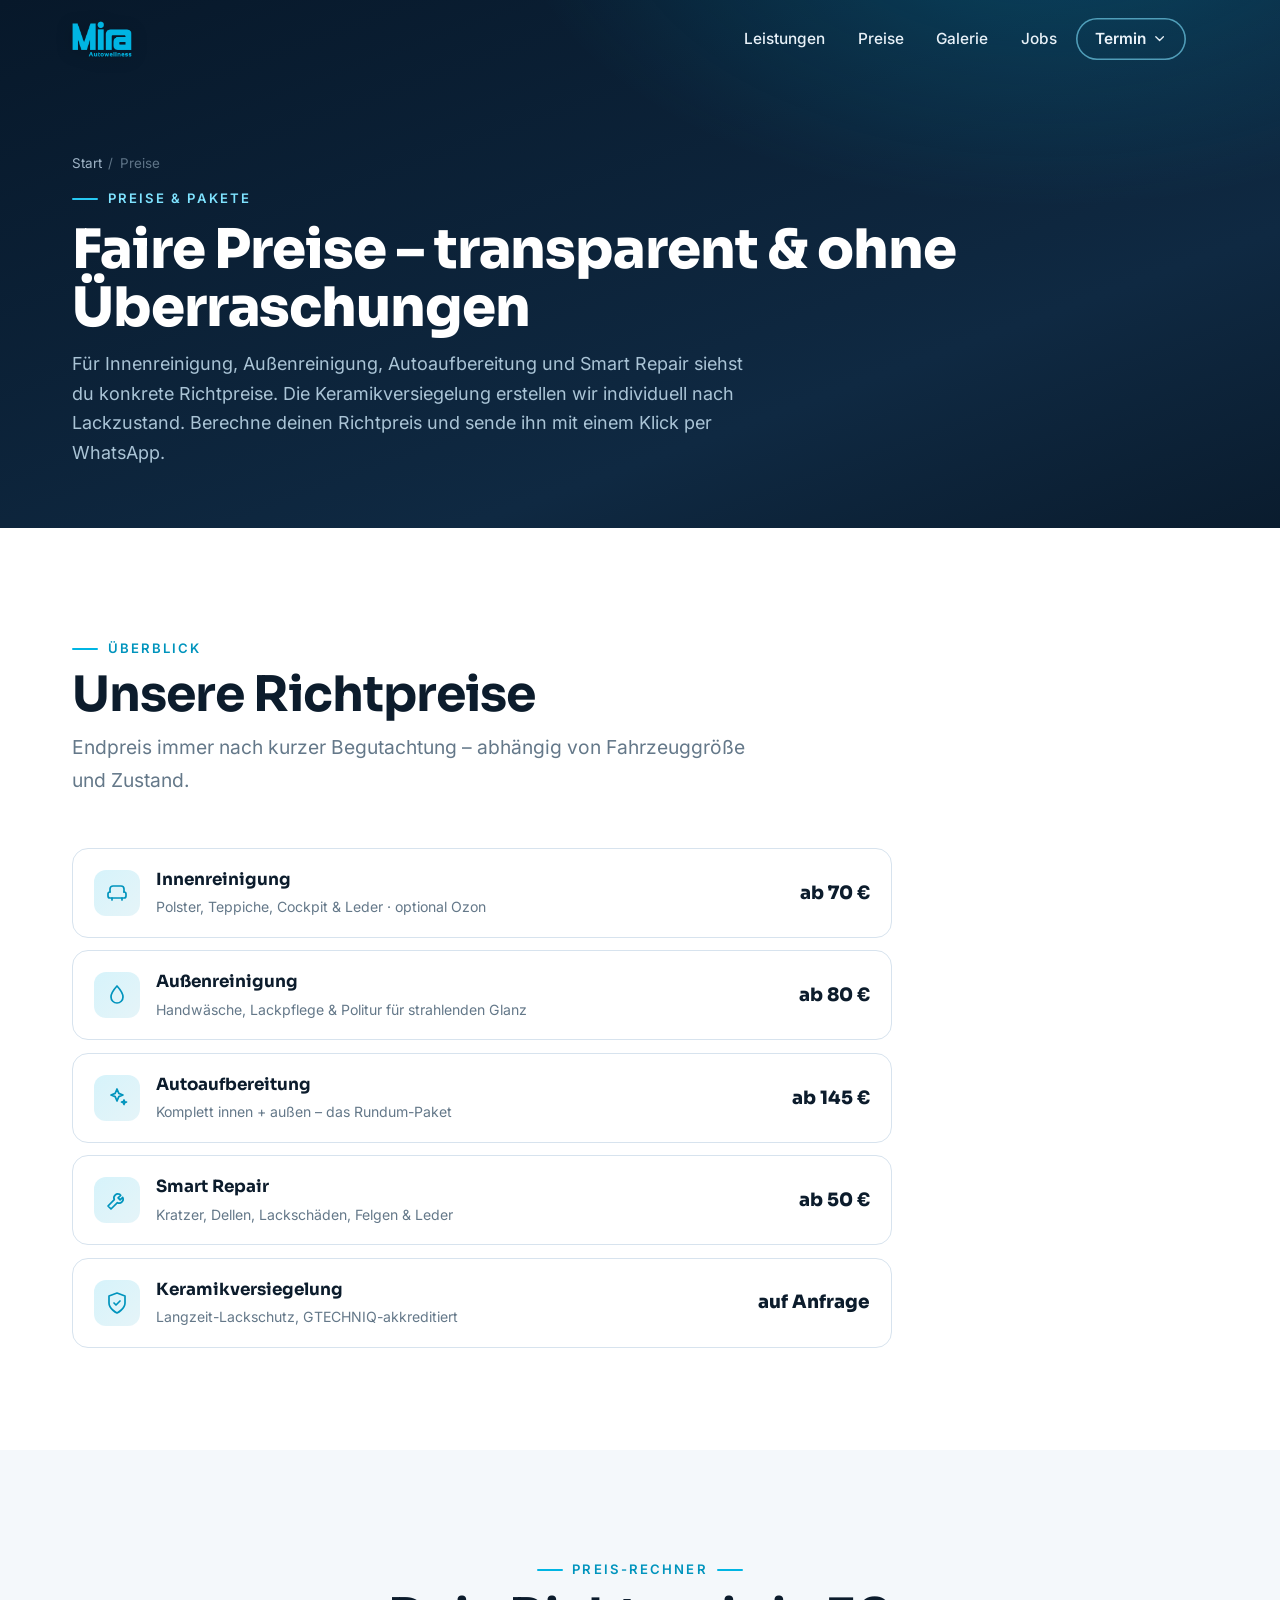
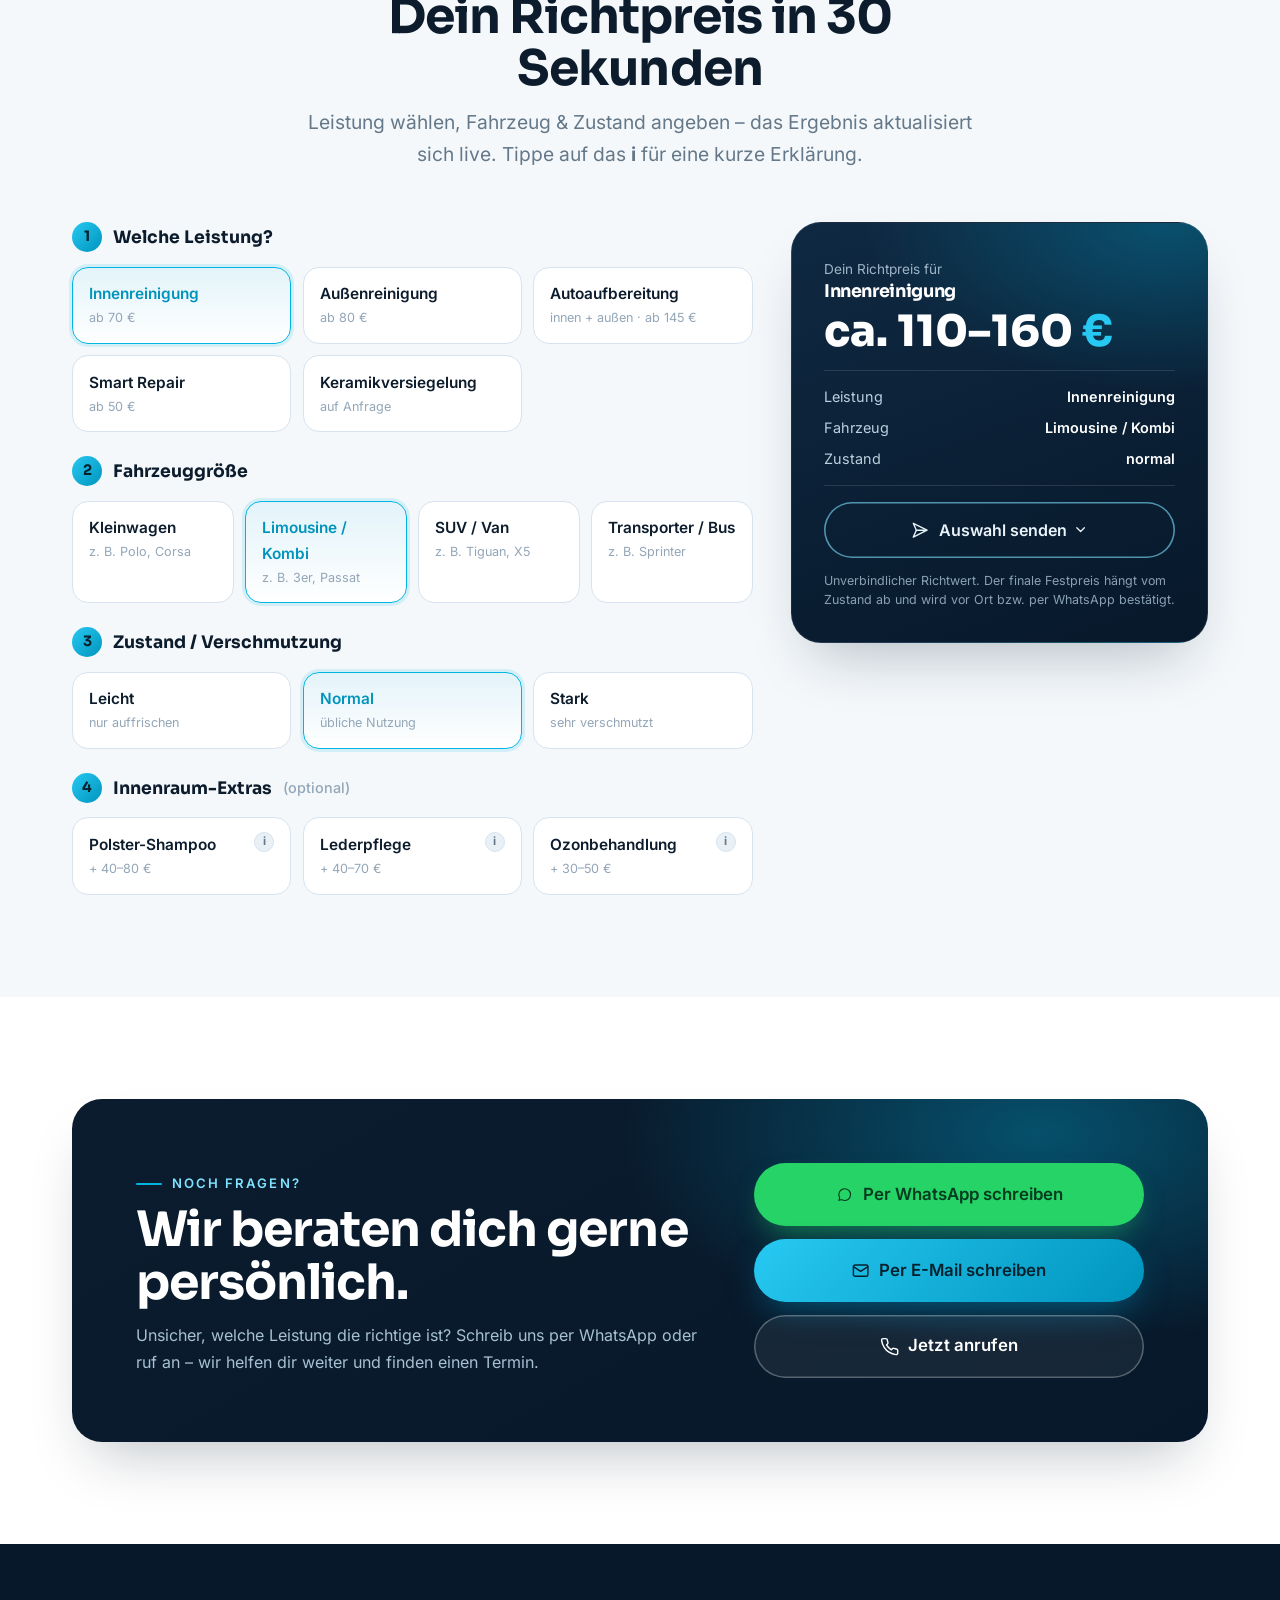
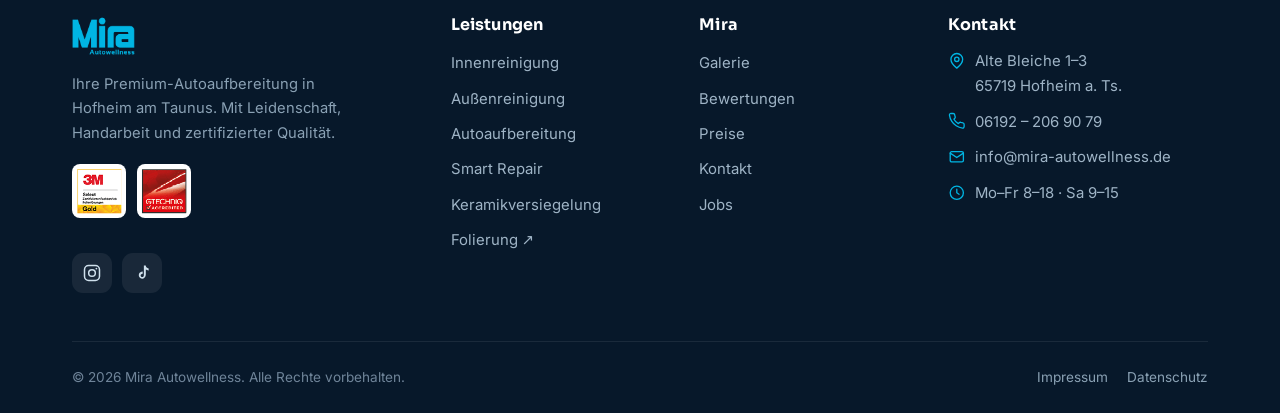
<file: preise.html>
<!DOCTYPE html>
<html lang="de">
<head>
<script>
  document.documentElement.classList.add('js');
  window.__revealFallback = setTimeout(function () {
    var els = document.querySelectorAll('.reveal');
    for (var i = 0; i < els.length; i++) els[i].classList.add('in');
  }, 2000);
</script>
<meta charset="UTF-8" />
<meta name="viewport" content="width=device-width, initial-scale=1.0" />
<title>Preise & Preis-Rechner · Mira Autowellness Hofheim</title>
<meta name="description" content="Transparente Richtpreise für Innenreinigung, Außenreinigung, Autoaufbereitung, Smart Repair & Keramikversiegelung. Berechne deinen Preis in 30 Sekunden und sende ihn per WhatsApp." />
<meta name="theme-color" content="#0a1c2e" />
<link rel="canonical" href="https://mira-autowellness.de/preise.html" />
<meta property="og:type" content="website" />
<meta property="og:site_name" content="Mira Autowellness" />
<meta property="og:locale" content="de_DE" />
<meta property="og:url" content="https://mira-autowellness.de/preise.html" />
<meta property="og:title" content="Preise & Preis-Rechner · Mira Autowellness Hofheim" />
<meta property="og:description" content="Transparente Richtpreise für Innenreinigung, Außenreinigung, Autoaufbereitung, Smart Repair & Keramikversiegelung. Berechne deinen Preis in 30 Sekunden und sende ihn per WhatsApp." />
<meta property="og:image" content="https://mira-autowellness.de/assets/img/og-image.jpg" />
<meta property="og:image:width" content="1200" />
<meta property="og:image:height" content="630" />
<meta property="og:image:alt" content="Mira Autowellness – Autoaufbereitung in Hofheim am Taunus" />
<meta name="twitter:card" content="summary_large_image" />
<link rel="icon" href="assets/favicon.svg" type="image/svg+xml" />
<link rel="apple-touch-icon" href="assets/logo/logo.png" />
<link rel="preload" href="assets/fonts/sora-800.woff2" as="font" type="font/woff2" crossorigin />
<link rel="preload" href="assets/fonts/inter-400.woff2" as="font" type="font/woff2" crossorigin />
<link rel="stylesheet" href="css/styles.css" />
<script type="application/ld+json">
{
 "@context": "https://schema.org",
 "@graph": [
  {
   "@type": "BreadcrumbList",
   "itemListElement": [
    {
     "@type": "ListItem",
     "position": 1,
     "name": "Start",
     "item": "https://mira-autowellness.de/"
    },
    {
     "@type": "ListItem",
     "position": 2,
     "name": "Preise & Preis-Rechner",
     "item": "https://mira-autowellness.de/preise.html"
    }
   ]
  }
 ]
}
</script>
</head>
<body>

<header class="site-header" id="siteHeader">
  <div class="container site-header__inner">
    <a href="index.html" class="brand" aria-label="Mira Autowellness — Startseite"><img src="assets/logo/logo.png" alt="Mira Autowellness" /></a>
    <nav class="main-nav" id="mainNav" aria-label="Hauptnavigation">
      <ul>
        <li><a href="index.html#leistungen">Leistungen</a></li>
        <li><a href="preise.html" aria-current="page">Preise</a></li>
        <li><a href="galerie.html">Galerie</a></li>
        
        <li><a href="jobs.html">Jobs</a></li>
      
        <li class="nav-dd">
          <button type="button" class="nav-dd__toggle" aria-haspopup="true">Termin <svg class="nav-dd__chev" viewBox="0 0 24 24" fill="none" stroke="currentColor" stroke-width="2" stroke-linecap="round" stroke-linejoin="round" aria-hidden="true"><path d="m6 9 6 6 6-6"/></svg></button>
          <div class="nav-dd__menu" role="menu">
            <a role="menuitem" href="https://wa.me/4915115298007?text=Hallo%20Mira%20Autowellness%2C%20ich%20m%C3%B6chte%20gern%20einen%20Termin%20anfragen." target="_blank" rel="noopener"><svg viewBox="0 0 24 24" fill="currentColor" aria-hidden="true"><path d="M17.6 6.3A7.85 7.85 0 0 0 12 4a7.94 7.94 0 0 0-6.9 11.9L4 20l4.2-1.1a7.9 7.9 0 0 0 3.8 1A7.94 7.94 0 0 0 17.6 6.3ZM12 18.5a6.6 6.6 0 0 1-3.36-.92l-.24-.14-2.5.65.67-2.43-.16-.25A6.59 6.59 0 1 1 12 18.5Z"/></svg> WhatsApp</a>
            <a role="menuitem" href="mailto:info@mira-autowellness.de?subject=Terminanfrage&amp;body=Hallo%20Mira%20Autowellness%2C%0A%0Aich%20m%C3%B6chte%20gern%20einen%20Termin%20anfragen.%0A%0AFahrzeug%3A%20%0AGew%C3%BCnschte%20Leistung%3A%20%0AWunschtermin%3A%20%0A%0AViele%20Gr%C3%BC%C3%9Fe"><svg viewBox="0 0 24 24" fill="none" stroke="currentColor" stroke-width="1.8" stroke-linecap="round" stroke-linejoin="round" aria-hidden="true"><rect x="3" y="5" width="18" height="14" rx="2"/><path d="m3 7 9 6 9-6"/></svg> E-Mail</a>
            <a role="menuitem" href="tel:+4961922069079"><svg viewBox="0 0 24 24" fill="none" stroke="currentColor" stroke-width="1.8" stroke-linecap="round" stroke-linejoin="round" aria-hidden="true"><path d="M22 16.9v3a2 2 0 0 1-2.2 2 19.8 19.8 0 0 1-8.6-3.1 19.5 19.5 0 0 1-6-6A19.8 19.8 0 0 1 2 4.2 2 2 0 0 1 4.1 2h3a2 2 0 0 1 2 1.7c.1 1 .4 1.9.7 2.8a2 2 0 0 1-.5 2.1L8.1 9.9a16 16 0 0 0 6 6l1.3-1.3a2 2 0 0 1 2.1-.4c.9.3 1.8.6 2.8.7a2 2 0 0 1 1.7 2Z"/></svg> Telefon</a>
          </div>
        </li>
      </ul>
    </nav>
    <div class="header-cta">
      <button class="nav-toggle" id="navToggle" aria-label="Menü öffnen" aria-expanded="false" aria-controls="mainNav">
        <svg class="ico-open" viewBox="0 0 24 24" fill="none" stroke="currentColor" stroke-width="2" stroke-linecap="round"><path d="M4 7h16M4 12h16M4 17h16"/></svg>
        <svg class="ico-close" viewBox="0 0 24 24" fill="none" stroke="currentColor" stroke-width="2" stroke-linecap="round"><path d="M6 6l12 12M18 6 6 18"/></svg>
      </button>
    </div>
  </div>
</header>

<main>
<section class="page-hero">
  <div class="container">
    <div class="breadcrumb"><a href="index.html">Start</a><span>/</span><span>Preise</span></div>
    <span class="eyebrow">Preise &amp; Pakete</span>
    <h1>Faire Preise – transparent &amp; ohne Überraschungen</h1>
    <p>Für Innenreinigung, Außenreinigung, Autoaufbereitung und Smart Repair siehst du konkrete Richtpreise. Die Keramikversiegelung erstellen wir individuell nach Lackzustand. Berechne deinen Richtpreis und sende ihn mit einem Klick per WhatsApp.</p>
  </div>
</section>

<section class="section">
  <div class="container">
    <div class="section-head reveal">
      <span class="eyebrow">Überblick</span>
      <h2 style="margin:.6rem 0 .6rem">Unsere Richtpreise</h2>
      <p class="lead">Endpreis immer nach kurzer Begutachtung – abhängig von Fahrzeuggröße und Zustand.</p>
    </div>
    <div class="pricelist reveal">
      <a class="price-row" href="innenreinigung.html">
        <span class="price-row__ic"><svg viewBox="0 0 24 24" fill="none" stroke="currentColor" stroke-width="1.7" stroke-linecap="round" stroke-linejoin="round"><path d="M5 11a2 2 0 0 0-2 2v2a2 2 0 0 0 2 2h14a2 2 0 0 0 2-2v-2a2 2 0 0 0-2-2"/><path d="M5 11V8a3 3 0 0 1 3-3h8a3 3 0 0 1 3 3v3"/><path d="M7 17v2M17 17v2"/></svg></span>
        <span class="price-row__main"><b>Innenreinigung</b><small>Polster, Teppiche, Cockpit &amp; Leder · optional Ozon</small></span>
        <span class="price-row__price">ab 70 €</span>
      </a>
      <a class="price-row" href="aussenreinigung.html">
        <span class="price-row__ic"><svg viewBox="0 0 24 24" fill="none" stroke="currentColor" stroke-width="1.7" stroke-linecap="round" stroke-linejoin="round"><path d="M12 3s6 6.5 6 11a6 6 0 0 1-12 0c0-4.5 6-11 6-11Z"/></svg></span>
        <span class="price-row__main"><b>Außenreinigung</b><small>Handwäsche, Lackpflege &amp; Politur für strahlenden Glanz</small></span>
        <span class="price-row__price">ab 80 €</span>
      </a>
      <a class="price-row" href="autoaufbereitung.html">
        <span class="price-row__ic"><svg viewBox="0 0 24 24" fill="none" stroke="currentColor" stroke-width="1.7" stroke-linecap="round" stroke-linejoin="round"><path d="M12 3l1.8 4.4L18 9l-4.2 1.6L12 15l-1.8-4.4L6 9l4.2-1.6L12 3Z"/><path d="M19 14l.7 1.8L21.5 16l-1.8.7L19 18.5l-.7-1.8L16.5 16l1.8-.5L19 14Z"/></svg></span>
        <span class="price-row__main"><b>Autoaufbereitung</b><small>Komplett innen + außen – das Rundum-Paket</small></span>
        <span class="price-row__price">ab 145 €</span>
      </a>
      <a class="price-row" href="smart-repair.html">
        <span class="price-row__ic"><svg viewBox="0 0 24 24" fill="none" stroke="currentColor" stroke-width="1.7" stroke-linecap="round" stroke-linejoin="round"><path d="M14.7 6.3a4 4 0 0 0-5.4 5.3L3 18l3 3 6.4-6.3a4 4 0 0 0 5.3-5.4l-2.6 2.6-2-2 2.6-2.6Z"/></svg></span>
        <span class="price-row__main"><b>Smart Repair</b><small>Kratzer, Dellen, Lackschäden, Felgen &amp; Leder</small></span>
        <span class="price-row__price">ab 50 €</span>
      </a>
      <a class="price-row" href="keramikversiegelung.html">
        <span class="price-row__ic"><svg viewBox="0 0 24 24" fill="none" stroke="currentColor" stroke-width="1.7" stroke-linecap="round" stroke-linejoin="round"><path d="M12 22s8-4 8-10V5l-8-3-8 3v7c0 6 8 10 8 10Z"/><path d="m9 12 2 2 4-4"/></svg></span>
        <span class="price-row__main"><b>Keramikversiegelung</b><small>Langzeit-Lackschutz, GTECHNIQ-akkreditiert</small></span>
        <span class="price-row__price">auf Anfrage</span>
      </a>
    </div>
  </div>
</section>

<section class="section section--alt" id="rechner">
  <div class="container">
    <div class="section-head center reveal">
      <span class="eyebrow center">Preis-Rechner</span>
      <h2 style="margin:.6rem 0 .6rem">Dein Richtpreis in 30 Sekunden</h2>
      <p class="lead">Leistung wählen, Fahrzeug &amp; Zustand angeben – das Ergebnis aktualisiert sich live. Tippe auf das <b>i</b> für eine kurze Erklärung.</p>
    </div>

    <div class="calc">
      <form class="calc__form" id="calcForm">
        <fieldset class="calc__step">
          <legend><span class="calc__num">1</span> Welche Leistung?</legend>
          <div class="calc__options calc__options--two">
            <label class="opt"><input type="radio" name="service" value="innen" checked /><span class="opt__box"><b>Innenreinigung</b><small>ab 70 €</small></span></label>
            <label class="opt"><input type="radio" name="service" value="aussen" /><span class="opt__box"><b>Außenreinigung</b><small>ab 80 €</small></span></label>
            <label class="opt"><input type="radio" name="service" value="komplett" /><span class="opt__box"><b>Autoaufbereitung</b><small>innen + außen · ab 145 €</small></span></label>
            <label class="opt"><input type="radio" name="service" value="smart" /><span class="opt__box"><b>Smart Repair</b><small>ab 50 €</small></span></label>
            <label class="opt"><input type="radio" name="service" value="keramik" /><span class="opt__box"><b>Keramikversiegelung</b><small>auf Anfrage</small></span></label>
          </div>
        </fieldset>

        <fieldset class="calc__step" data-when="innen,aussen,komplett,keramik">
          <legend><span class="calc__num">2</span> Fahrzeuggröße</legend>
          <div class="calc__options">
            <label class="opt"><input type="radio" name="size" value="klein" /><span class="opt__box"><b>Kleinwagen</b><small>z. B. Polo, Corsa</small></span></label>
            <label class="opt"><input type="radio" name="size" value="limo" checked /><span class="opt__box"><b>Limousine / Kombi</b><small>z. B. 3er, Passat</small></span></label>
            <label class="opt"><input type="radio" name="size" value="suv" /><span class="opt__box"><b>SUV / Van</b><small>z. B. Tiguan, X5</small></span></label>
            <label class="opt"><input type="radio" name="size" value="transporter" /><span class="opt__box"><b>Transporter / Bus</b><small>z. B. Sprinter</small></span></label>
          </div>
        </fieldset>

        <fieldset class="calc__step" data-when="innen,aussen,komplett">
          <legend><span class="calc__num">3</span> Zustand / Verschmutzung</legend>
          <div class="calc__options">
            <label class="opt"><input type="radio" name="condition" value="leicht" /><span class="opt__box"><b>Leicht</b><small>nur auffrischen</small></span></label>
            <label class="opt"><input type="radio" name="condition" value="normal" checked /><span class="opt__box"><b>Normal</b><small>übliche Nutzung</small></span></label>
            <label class="opt"><input type="radio" name="condition" value="stark" /><span class="opt__box"><b>Stark</b><small>sehr verschmutzt</small></span></label>
          </div>
        </fieldset>

        <fieldset class="calc__step" data-when="innen,komplett">
          <legend><span class="calc__num">4</span> Innenraum-Extras <span style="font-weight:500;color:var(--slate-400);font-size:.9rem;font-family:var(--font-body)">(optional)</span></legend>
          <div class="calc__options">
            <label class="opt"><input type="checkbox" name="extras" value="shampoo" /><span class="opt__box"><span class="opt__top"><b>Polster-Shampoo</b><button type="button" class="opt__i" aria-expanded="false" aria-label="Infos zu Polster-Shampoo">i</button></span><small>+ 40–80 €</small><span class="opt__desc" hidden>Sitze und Polster werden mit Reinigungsschaum und Maschine tiefenrein gereinigt – trocknet über Nacht.</span></span></label>
            <label class="opt"><input type="checkbox" name="extras" value="leder" /><span class="opt__box"><span class="opt__top"><b>Lederpflege</b><button type="button" class="opt__i" aria-expanded="false" aria-label="Infos zu Lederpflege">i</button></span><small>+ 40–70 €</small><span class="opt__desc" hidden>Ledersitze werden schonend gereinigt und gepflegt, damit sie nicht austrocknen.</span></span></label>
            <label class="opt"><input type="checkbox" name="extras" value="ozon" /><span class="opt__box"><span class="opt__top"><b>Ozonbehandlung</b><button type="button" class="opt__i" aria-expanded="false" aria-label="Infos zu Ozonbehandlung">i</button></span><small>+ 30–50 €</small><span class="opt__desc" hidden>Ein Ozongerät neutralisiert Gerüche und Keime im ganzen Innenraum (ca. 2–3 Werktage).</span></span></label>
          </div>
        </fieldset>

        <fieldset class="calc__step" data-when="aussen,komplett">
          <legend><span class="calc__num">5</span> Außen-Extras <span style="font-weight:500;color:var(--slate-400);font-size:.9rem;font-family:var(--font-body)">(optional)</span></legend>
          <div class="calc__options">
            <label class="opt"><input type="checkbox" name="extras_a" value="politur" /><span class="opt__box"><span class="opt__top"><b>Lackpolitur</b><button type="button" class="opt__i" aria-expanded="false" aria-label="Infos zu Lackpolitur">i</button></span><small>+ 50–120 €</small><span class="opt__desc" hidden>Maschinelle Politur entfernt feine Kratzer und bringt den Lack zum Glänzen.</span></span></label>
            <label class="opt"><input type="checkbox" name="extras_a" value="versiegelung" /><span class="opt__box"><span class="opt__top"><b>Lackversiegelung</b><button type="button" class="opt__i" aria-expanded="false" aria-label="Infos zu Lackversiegelung">i</button></span><small>+ 30–70 €</small><span class="opt__desc" hidden>Schutzschicht auf dem Lack – Wasser perlt ab und der Glanz hält länger.</span></span></label>
          </div>
        </fieldset>

        <fieldset class="calc__step" data-when="smart">
          <legend><span class="calc__num">2</span> Art des Schadens</legend>
          <div class="calc__options calc__options--two">
            <label class="opt"><input type="radio" name="repair" value="kratzer" checked /><span class="opt__box"><span class="opt__top"><b>Kratzer entfernen</b><button type="button" class="opt__i" aria-expanded="false" aria-label="Infos zu Kratzer entfernen">i</button></span><small>50–100 €</small><span class="opt__desc" hidden>Oberflächliche Kratzer werden auspoliert oder per Spot-Lackierung beseitigt – ohne das ganze Teil neu zu lackieren.</span></span></label>
            <label class="opt"><input type="radio" name="repair" value="delle" /><span class="opt__box"><span class="opt__top"><b>Delle (ohne Lackieren)</b><button type="button" class="opt__i" aria-expanded="false" aria-label="Infos zu Delle">i</button></span><small>100–200 €</small><span class="opt__desc" hidden>Beulen werden bei intaktem Lack von innen herausgedrückt (Paintless Dent Repair) – ganz ohne Lackieren.</span></span></label>
            <label class="opt"><input type="radio" name="repair" value="spot" /><span class="opt__box"><span class="opt__top"><b>Lackschaden / Spot-Repair</b><button type="button" class="opt__i" aria-expanded="false" aria-label="Infos zu Spot-Repair">i</button></span><small>150–350 €</small><span class="opt__desc" hidden>Punktuelle Lackreparatur nur an der beschädigten Stelle – bis zu 80 % günstiger als eine Neulackierung.</span></span></label>
            <label class="opt"><input type="radio" name="repair" value="felge_lack" /><span class="opt__box"><span class="opt__top"><b>Felge lackiert</b><button type="button" class="opt__i" aria-expanded="false" aria-label="Infos zu Felge lackiert">i</button></span><small>100–250 €</small><span class="opt__desc" hidden>Kratzer &amp; Bordsteinschäden an lackierten Alufelgen werden geschliffen, gespachtelt und neu lackiert.</span></span></label>
            <label class="opt"><input type="radio" name="repair" value="felge_glanz" /><span class="opt__box"><span class="opt__top"><b>Felge hochglanz</b><button type="button" class="opt__i" aria-expanded="false" aria-label="Infos zu Felge hochglanz">i</button></span><small>200–350 €</small><span class="opt__desc" hidden>Aufwändigere Reparatur für hochglanz- bzw. diamantgedrehte Felgen mit glänzender Oberfläche.</span></span></label>
            <label class="opt"><input type="radio" name="repair" value="leder" /><span class="opt__box"><span class="opt__top"><b>Lederreparatur</b><button type="button" class="opt__i" aria-expanded="false" aria-label="Infos zu Lederreparatur">i</button></span><small>150–300 €</small><span class="opt__desc" hidden>Risse, abgeschürfte Sitzwangen oder Löcher im Leder werden aufgefüllt, eingefärbt und angepasst.</span></span></label>
            <label class="opt"><input type="radio" name="repair" value="hagel" /><span class="opt__box"><span class="opt__top"><b>Hagelschaden</b><button type="button" class="opt__i" aria-expanded="false" aria-label="Infos zu Hagelschaden">i</button></span><small>individuell</small><span class="opt__desc" hidden>Hageldellen werden per Paintless Dent Repair entfernt. Preis je nach Anzahl und Größe – daher individuell.</span></span></label>
          </div>
        </fieldset>
      </form>

      <aside class="calc__result" aria-live="polite">
        <span class="calc__rlabel">Dein Richtpreis für</span>
        <h3 id="calcResultTitle">Innenreinigung</h3>
        <div class="calc__price" id="calcPrice">–</div>
        <ul class="calc__sum" id="calcSum"></ul>
        <div class="calc__send" id="calcSendDD">
          <button type="button" class="calc__send-toggle" aria-haspopup="true">
            <svg class="calc__send-ic" viewBox="0 0 24 24" fill="none" stroke="currentColor" stroke-width="1.8" stroke-linecap="round" stroke-linejoin="round" aria-hidden="true"><path d="m3 3 18 9-18 9 4-9-4-9Z"/><path d="M7 12h11"/></svg>
            <span class="btn__label" id="calcSendLabel">Auswahl senden</span>
            <svg class="calc__send-chev" viewBox="0 0 24 24" fill="none" stroke="currentColor" stroke-width="2" stroke-linecap="round" stroke-linejoin="round" aria-hidden="true"><path d="m6 9 6 6 6-6"/></svg>
          </button>
          <div class="calc__send-menu" role="menu">
            <a role="menuitem" id="calcMail" href="mailto:info@mira-autowellness.de"><svg viewBox="0 0 24 24" fill="none" stroke="currentColor" stroke-width="1.8" stroke-linecap="round" stroke-linejoin="round" aria-hidden="true"><rect x="3" y="5" width="18" height="14" rx="2"/><path d="m3 7 9 6 9-6"/></svg> E-Mail</a>
            <a role="menuitem" href="tel:+4961922069079"><svg viewBox="0 0 24 24" fill="none" stroke="currentColor" stroke-width="1.8" stroke-linecap="round" stroke-linejoin="round" aria-hidden="true"><path d="M22 16.9v3a2 2 0 0 1-2.2 2 19.8 19.8 0 0 1-8.6-3.1 19.5 19.5 0 0 1-6-6A19.8 19.8 0 0 1 2 4.2 2 2 0 0 1 4.1 2h3a2 2 0 0 1 2 1.7c.1 1 .4 1.9.7 2.8a2 2 0 0 1-.5 2.1L8.1 9.9a16 16 0 0 0 6 6l1.3-1.3a2 2 0 0 1 2.1-.4c.9.3 1.8.6 2.8.7a2 2 0 0 1 1.7 2Z"/></svg> Anrufen</a>
            <a role="menuitem" id="calcWa" href="https://wa.me/4915115298007" target="_blank" rel="noopener"><svg viewBox="0 0 24 24" fill="currentColor" aria-hidden="true"><path d="M17.6 6.3A7.85 7.85 0 0 0 12 4a7.94 7.94 0 0 0-6.9 11.9L4 20l4.2-1.1a7.9 7.9 0 0 0 3.8 1A7.94 7.94 0 0 0 17.6 6.3ZM12 18.5a6.6 6.6 0 0 1-3.36-.92l-.24-.14-2.5.65.67-2.43-.16-.25A6.59 6.59 0 1 1 12 18.5Z"/></svg> WhatsApp</a>
          </div>
        </div>
        <p class="calc__note" id="calcNote"></p>
      </aside>
    </div>
  </div>
</section>

<section class="section" id="kontakt">
  <div class="container">
    <div class="cta-band reveal">
      <div>
        <span class="eyebrow" style="color:#7fe3ff">Noch Fragen?</span>
        <h2 style="margin:.6rem 0 .8rem">Wir beraten dich gerne persönlich.</h2>
        <p>Unsicher, welche Leistung die richtige ist? Schreib uns per WhatsApp oder ruf an – wir helfen dir weiter und finden einen Termin.</p>
      </div>
      <div class="cta-band__actions">
        <a class="btn btn--wa btn--lg btn--block" href="https://wa.me/4915115298007?text=Hallo%20Mira%20Autowellness%2C%20ich%20habe%20eine%20Frage%20zu%20euren%20Leistungen." target="_blank" rel="noopener"><svg viewBox="0 0 24 24" fill="currentColor" aria-hidden="true"><path d="M17.6 6.3A7.85 7.85 0 0 0 12 4a7.94 7.94 0 0 0-6.9 11.9L4 20l4.2-1.1a7.9 7.9 0 0 0 3.8 1A7.94 7.94 0 0 0 17.6 6.3ZM12 18.5a6.6 6.6 0 0 1-3.36-.92l-.24-.14-2.5.65.67-2.43-.16-.25A6.59 6.59 0 1 1 12 18.5Z"/></svg> Per WhatsApp schreiben</a>
        <a class="btn btn--primary btn--lg btn--block" href="mailto:info@mira-autowellness.de?subject=Frage%20zu%20euren%20Leistungen&amp;body=Hallo%20Mira%20Autowellness%2C%0A%0Aich%20habe%20eine%20Frage%20zu%20euren%20Leistungen%3A%0A%0A%0AViele%20Gr%C3%BC%C3%9Fe"><svg viewBox="0 0 24 24" fill="none" stroke="currentColor" stroke-width="1.8" stroke-linecap="round" stroke-linejoin="round" aria-hidden="true"><rect x="3" y="5" width="18" height="14" rx="2"/><path d="m3 7 9 6 9-6"/></svg> Per E-Mail schreiben</a>
        <a class="btn btn--ghost btn--lg btn--block" href="tel:+4961922069079"><svg viewBox="0 0 24 24" fill="none" stroke="currentColor" stroke-width="1.8" stroke-linecap="round" stroke-linejoin="round" aria-hidden="true"><path d="M22 16.9v3a2 2 0 0 1-2.2 2 19.8 19.8 0 0 1-8.6-3.1 19.5 19.5 0 0 1-6-6A19.8 19.8 0 0 1 2 4.2 2 2 0 0 1 4.1 2h3a2 2 0 0 1 2 1.7c.1 1 .4 1.9.7 2.8a2 2 0 0 1-.5 2.1L8.1 9.9a16 16 0 0 0 6 6l1.3-1.3a2 2 0 0 1 2.1-.4c.9.3 1.8.6 2.8.7a2 2 0 0 1 1.7 2Z"/></svg> Jetzt anrufen</a>
      </div>
    </div>
  </div>
</section>
</main>

<footer class="site-footer">
  <div class="container">
    <div class="footer-grid">
      <div class="footer-brand">
        <img src="assets/logo/logo.png" alt="Mira Autowellness" />
        <p>Ihre Premium-Autoaufbereitung in Hofheim am Taunus. Mit Leidenschaft, Handarbeit und zertifizierter Qualität.</p>
        <div class="footer-badges">
          <img src="assets/img/badge-3m.png" alt="3M Select Gold" loading="lazy" />
          <img src="assets/img/badge-gtechniq.png" alt="GTECHNIQ Accredited" loading="lazy" />
        </div>
        <div class="footer-social">
          <a href="https://www.instagram.com/miraautowellness" target="_blank" rel="noopener" aria-label="Instagram"><svg viewBox="0 0 24 24" fill="none" stroke="currentColor" stroke-width="1.8" stroke-linecap="round" stroke-linejoin="round"><rect x="3" y="3" width="18" height="18" rx="5"/><circle cx="12" cy="12" r="4"/><circle cx="17.3" cy="6.7" r="1.1" fill="currentColor" stroke="none"/></svg></a>
          <a href="https://www.tiktok.com/@miraautowellness" target="_blank" rel="noopener" aria-label="TikTok"><svg viewBox="0 0 24 24" fill="currentColor"><path d="M16.5 3c.26 2.07 1.46 3.3 3.5 3.45v2.4c-1.18.12-2.21-.27-3.42-.99v6.04c0 5.06-5.52 6.64-7.74 3.01-1.43-2.34-.55-6.45 4.04-6.61v2.53c-.35.06-.72.15-1.06.27-1.02.35-1.6 1-1.44 2.14.31 2.18 4.18 2.82 3.86-1.45V3h2.26z"/></svg></a>
        </div>
      </div>
      <div><h4>Leistungen</h4><ul class="footer-links">
        <li><a href="innenreinigung.html">Innenreinigung</a></li>
        <li><a href="aussenreinigung.html">Außenreinigung</a></li>
        <li><a href="autoaufbereitung.html">Autoaufbereitung</a></li>
        <li><a href="smart-repair.html">Smart Repair</a></li>
        <li><a href="keramikversiegelung.html">Keramikversiegelung</a></li>
        <li><a href="https://www.mira-folienbeklebung.de" target="_blank" rel="noopener">Folierung ↗</a></li>
      </ul></div>
      <div><h4>Mira</h4><ul class="footer-links">
        <li><a href="galerie.html">Galerie</a></li>
        <li><a href="index.html#bewertungen">Bewertungen</a></li>
        <li><a href="preise.html">Preise</a></li>
        <li><a href="index.html#kontakt">Kontakt</a></li>
        <li><a href="jobs.html">Jobs</a></li>
      </ul></div>
      <div><h4>Kontakt</h4><ul class="footer-contact">
        <li><svg viewBox="0 0 24 24" fill="none" stroke="currentColor" stroke-width="1.8" stroke-linecap="round" stroke-linejoin="round"><path d="M20 10c0 6-8 12-8 12s-8-6-8-12a8 8 0 0 1 16 0Z"/><circle cx="12" cy="10" r="3"/></svg> Alte Bleiche 1–3<br>65719 Hofheim a. Ts.</li>
        <li><svg viewBox="0 0 24 24" fill="none" stroke="currentColor" stroke-width="1.8" stroke-linecap="round" stroke-linejoin="round"><path d="M22 16.9v3a2 2 0 0 1-2.2 2 19.8 19.8 0 0 1-8.6-3.1 19.5 19.5 0 0 1-6-6A19.8 19.8 0 0 1 2 4.2 2 2 0 0 1 4.1 2h3a2 2 0 0 1 2 1.7c.1 1 .4 1.9.7 2.8a2 2 0 0 1-.5 2.1L8.1 9.9a16 16 0 0 0 6 6l1.3-1.3a2 2 0 0 1 2.1-.4c.9.3 1.8.6 2.8.7a2 2 0 0 1 1.7 2Z"/></svg> <a href="tel:+4961922069079">06192 – 206 90 79</a></li>
        <li><svg viewBox="0 0 24 24" fill="none" stroke="currentColor" stroke-width="1.8" stroke-linecap="round" stroke-linejoin="round"><rect x="3" y="5" width="18" height="14" rx="2"/><path d="m3 7 9 6 9-6"/></svg> <a href="mailto:info@mira-autowellness.de">info@mira-autowellness.de</a></li>
        <li><svg viewBox="0 0 24 24" fill="none" stroke="currentColor" stroke-width="1.8" stroke-linecap="round" stroke-linejoin="round"><circle cx="12" cy="12" r="9"/><path d="M12 7v5l3 2"/></svg> Mo–Fr 8–18 · Sa 9–15</li>
      </ul></div>
    </div>
    <div class="footer-bottom">
      <p>© <span id="year">2026</span> Mira Autowellness. Alle Rechte vorbehalten.</p>
      <nav aria-label="Rechtliches"><a href="impressum.html">Impressum</a><a href="datenschutz.html">Datenschutz</a></nav>
    </div>
  </div>
</footer>

<div class="mobile-cta">
  <a class="btn btn--wa" href="https://wa.me/4915115298007?text=Hallo%20Mira%20Autowellness%2C%20ich%20m%C3%B6chte%20gern%20einen%20Termin%20anfragen." target="_blank" rel="noopener"><svg viewBox="0 0 24 24" fill="currentColor" aria-hidden="true"><path d="M17.6 6.3A7.85 7.85 0 0 0 12 4a7.94 7.94 0 0 0-6.9 11.9L4 20l4.2-1.1a7.9 7.9 0 0 0 3.8 1A7.94 7.94 0 0 0 17.6 6.3ZM12 18.5a6.6 6.6 0 0 1-3.36-.92l-.24-.14-2.5.65.67-2.43-.16-.25A6.59 6.59 0 1 1 12 18.5Z"/></svg> WhatsApp</a>
  <a class="btn btn--dark" href="tel:+4961922069079">Anrufen</a>
</div>

<script src="js/main.js" defer></script>
<script src="js/calculator.js" defer></script>
<script data-goatcounter="https://miraautowellness.goatcounter.com/count" async src="https://gc.zgo.at/count.js"></script>
</body>
</html>
</file>
<file: css/styles.css>
/* =========================================================================
   Mira Autowellness — Design System
   Premium Auto-Aufbereitung · Navy + Cyan
   ========================================================================= */

/* ---------- Fonts (self-hosted, DSGVO-konform) --------------------------- */
@font-face{font-family:"Inter";font-style:normal;font-weight:400;font-display:swap;src:url("../assets/fonts/inter-400.woff2") format("woff2");}
@font-face{font-family:"Inter";font-style:normal;font-weight:500;font-display:swap;src:url("../assets/fonts/inter-500.woff2") format("woff2");}
@font-face{font-family:"Inter";font-style:normal;font-weight:600;font-display:swap;src:url("../assets/fonts/inter-600.woff2") format("woff2");}
@font-face{font-family:"Inter";font-style:normal;font-weight:700;font-display:swap;src:url("../assets/fonts/inter-700.woff2") format("woff2");}
@font-face{font-family:"Sora";font-style:normal;font-weight:600;font-display:swap;src:url("../assets/fonts/sora-600.woff2") format("woff2");}
@font-face{font-family:"Sora";font-style:normal;font-weight:700;font-display:swap;src:url("../assets/fonts/sora-700.woff2") format("woff2");}
@font-face{font-family:"Sora";font-style:normal;font-weight:800;font-display:swap;src:url("../assets/fonts/sora-800.woff2") format("woff2");}

/* ---------- Tokens ------------------------------------------------------- */
:root{
  /* Brand */
  --cyan:#00b5e3;
  --cyan-bright:#27c9f2;
  --cyan-deep:#0094bd;

  /* Navy scale */
  --navy-900:#07182a;
  --navy-800:#0a1c2e;
  --navy-700:#0f2942;
  --navy-600:#163758;

  /* Neutrals */
  --white:#ffffff;
  --slate-50:#f4f8fb;
  --slate-100:#e9f1f7;
  --slate-200:#d7e3ee;
  --slate-300:#c2d2e0;
  --slate-400:#93a6b8;
  --slate-500:#647889;
  --slate-600:#48596a;
  --ink:#0c1c2c;

  /* Semantic */
  --bg:#ffffff;
  --bg-alt:var(--slate-50);
  --text:var(--ink);
  --text-soft:var(--slate-500);
  --line:var(--slate-200);

  /* Type */
  --font-head:"Sora",system-ui,-apple-system,"Segoe UI",sans-serif;
  --font-body:"Inter",system-ui,-apple-system,"Segoe UI",sans-serif;

  /* Radius */
  --r-sm:10px; --r:16px; --r-lg:22px; --r-xl:30px; --pill:999px;

  /* Shadow */
  --sh-sm:0 2px 10px rgba(7,24,42,.06);
  --sh:0 14px 34px -14px rgba(7,24,42,.18);
  --sh-lg:0 30px 60px -22px rgba(7,24,42,.28);
  --sh-cyan:0 14px 34px -10px rgba(0,140,190,.55);

  /* Layout */
  --container:1200px;
  --gutter:clamp(1.1rem,4vw,2rem);
  --section-y:clamp(3.6rem,8vw,7rem);

  /* Motion */
  --ease:cubic-bezier(.22,.61,.36,1);
}

/* ---------- Reset / base ------------------------------------------------- */
*,*::before,*::after{box-sizing:border-box;margin:0;padding:0}
html{scroll-behavior:smooth;-webkit-text-size-adjust:100%}
body{
  font-family:var(--font-body);
  color:var(--text);
  background:var(--bg);
  line-height:1.65;
  font-size:1rem;
  -webkit-font-smoothing:antialiased;
  text-rendering:optimizeLegibility;
  overflow-x:hidden;
}
img,svg,picture{display:block;max-width:100%}
a{color:inherit;text-decoration:none}
button{font:inherit;cursor:pointer;border:none;background:none;color:inherit}
ul{list-style:none}
:focus-visible{outline:3px solid var(--cyan);outline-offset:3px;border-radius:6px}

/* ---------- Typography --------------------------------------------------- */
h1,h2,h3,h4{font-family:var(--font-head);line-height:1.08;letter-spacing:-.02em;color:var(--ink);font-weight:700}
h1{font-size:clamp(2.45rem,6.2vw,4.5rem);font-weight:800}
h2{font-size:clamp(1.95rem,4vw,3.05rem)}
h3{font-size:clamp(1.2rem,2vw,1.5rem)}
p{color:var(--text-soft)}
strong{color:var(--ink);font-weight:600}

.eyebrow{
  font-family:var(--font-body);font-weight:600;font-size:.82rem;
  letter-spacing:.16em;text-transform:uppercase;color:var(--cyan-deep);
  display:inline-flex;align-items:center;gap:.6rem;
}
.eyebrow::before{content:"";width:26px;height:2px;background:var(--cyan);border-radius:2px}
.eyebrow.center::after{content:"";width:26px;height:2px;background:var(--cyan);border-radius:2px}

.lead{font-size:clamp(1.05rem,1.5vw,1.22rem);color:var(--slate-500);line-height:1.7}
.text-cyan{color:var(--cyan-deep)}

/* ---------- Layout helpers ---------------------------------------------- */
.container{width:100%;max-width:var(--container);margin-inline:auto;padding-inline:var(--gutter)}
.section{padding-block:var(--section-y)}
.section--alt{background:var(--bg-alt)}
.section--navy{background:var(--navy-800);color:#dce7f0}
.section--navy h2,.section--navy h3{color:#fff}
.section--navy p{color:#9fb4c6}

.section-head{max-width:680px;margin-bottom:clamp(2rem,4vw,3.2rem)}
.section-head.center{margin-inline:auto;text-align:center}
.section-head h2{margin:.7rem 0 .9rem}

.grid{display:grid;gap:clamp(1rem,2vw,1.6rem)}
.muted{color:var(--text-soft)}

/* ---------- Buttons ------------------------------------------------------ */
.btn{
  --b:var(--cyan);
  display:inline-flex;align-items:center;justify-content:center;gap:.55rem;
  font-family:var(--font-body);font-weight:600;font-size:1rem;
  padding:.92em 1.5em;border-radius:var(--pill);
  transition:transform .25s var(--ease),box-shadow .25s var(--ease),background .25s,color .25s;
  white-space:nowrap;
}
.btn svg{width:1.15em;height:1.15em;flex:none}
.btn--primary{
  background:linear-gradient(135deg,var(--cyan-bright),var(--cyan-deep));
  color:#04222e;box-shadow:var(--sh-cyan);
}
.btn--primary:hover{transform:translateY(-2px);box-shadow:0 18px 40px -8px rgba(0,140,190,.65)}
.btn--ghost{background:rgba(255,255,255,.06);color:#fff;box-shadow:inset 0 0 0 1.5px rgba(255,255,255,.28)}
.btn--ghost:hover{background:rgba(255,255,255,.14);transform:translateY(-2px)}
.btn--dark{background:var(--navy-800);color:#fff}
.btn--dark:hover{background:var(--navy-700);transform:translateY(-2px)}
.btn--outline{background:transparent;color:var(--navy-800);box-shadow:inset 0 0 0 1.6px var(--slate-300)}
.btn--outline:hover{box-shadow:inset 0 0 0 1.6px var(--cyan);color:var(--cyan-deep);transform:translateY(-2px)}
.btn--wa{background:#25d366;color:#053b1e;box-shadow:0 14px 30px -12px rgba(37,211,102,.6)}
.btn--wa:hover{background:#20bd5b;transform:translateY(-2px)}
.btn--lg{padding:1.05em 1.9em;font-size:1.05rem}
.btn--block{width:100%}

/* ---------- Header ------------------------------------------------------- */
.site-header{
  position:fixed;inset:0 0 auto 0;z-index:100;
  transition:background .3s,box-shadow .3s,backdrop-filter .3s;
}
.site-header__inner{
  display:flex;align-items:center;gap:1.4rem;
  height:78px;
}
.site-header.scrolled{
  background:rgba(255,255,255,.86);
  backdrop-filter:saturate(160%) blur(14px);
  -webkit-backdrop-filter:saturate(160%) blur(14px);
  box-shadow:0 1px 0 var(--line),0 10px 30px -20px rgba(7,24,42,.4);
}
.brand{display:inline-flex;align-items:center;flex:none}
.brand img{height:38px;width:auto;filter:drop-shadow(0 2px 8px rgba(0,0,0,.18))}
.site-header.scrolled .brand img{filter:none}

.main-nav{margin-inline-start:auto}
.main-nav ul{display:flex;align-items:center;gap:.35rem}
.main-nav a{
  display:inline-flex;align-items:center;gap:.4rem;
  padding:.55rem .85rem;border-radius:var(--pill);
  font-weight:500;font-size:.96rem;color:#e8f1f8;
  transition:background .2s,color .2s;
}
.site-header.scrolled .main-nav a{color:var(--navy-700)}
.main-nav a:hover{background:rgba(0,181,227,.14);color:var(--cyan)}
.site-header.scrolled .main-nav a:hover{color:var(--cyan-deep)}

.header-cta{display:flex;align-items:center;gap:.7rem;flex:none}
.header-phone{
  display:inline-flex;align-items:center;gap:.5rem;font-weight:600;
  color:#fff;font-size:.95rem;
}
.site-header.scrolled .header-phone{color:var(--navy-800)}
.header-phone svg{width:1.1rem;height:1.1rem;color:var(--cyan)}

/* ---------- Nav „Kontakt"-Dropdown -------------------------------------- */
.nav-dd{position:relative;display:flex;align-items:center}
.nav-dd__toggle{
  display:inline-flex;align-items:center;gap:.4rem;
  padding:.55rem 1.15rem;border-radius:var(--pill);
  font-family:var(--font-body);font-weight:600;font-size:.96rem;color:#eaf3fa;
  cursor:pointer;transition:background .2s,color .2s,box-shadow .2s;
  box-shadow:inset 0 0 0 1.6px rgba(127,227,255,.6);
}
.site-header.scrolled .nav-dd__toggle{color:var(--navy-700);box-shadow:inset 0 0 0 1.6px var(--slate-300)}
.nav-dd__toggle:hover,.nav-dd:focus-within .nav-dd__toggle{background:var(--cyan);color:#04222e;box-shadow:inset 0 0 0 1.6px var(--cyan)}
.site-header.scrolled .nav-dd__toggle:hover,.site-header.scrolled .nav-dd:focus-within .nav-dd__toggle{background:var(--cyan);color:#04222e;box-shadow:inset 0 0 0 1.6px var(--cyan)}
.nav-dd__chev{width:.95rem;height:.95rem;transition:transform .25s var(--ease)}
.nav-dd:hover .nav-dd__chev,.nav-dd:focus-within .nav-dd__chev{transform:rotate(180deg)}
.nav-dd__menu{
  position:absolute;top:100%;right:0;left:auto;margin-top:.5rem;
  transform:translateY(8px);
  min-width:190px;padding:.4rem;
  background:#fff;border:1px solid var(--line);border-radius:var(--r);box-shadow:var(--sh-lg);
  display:flex;flex-direction:column;gap:.1rem;
  opacity:0;visibility:hidden;pointer-events:none;
  transition:opacity .2s var(--ease),transform .2s var(--ease);z-index:130;
}
.nav-dd__menu::before{content:"";position:absolute;left:0;right:0;top:-.6rem;height:.6rem}
.nav-dd:hover .nav-dd__menu,.nav-dd:focus-within .nav-dd__menu{
  opacity:1;visibility:visible;pointer-events:auto;transform:translateY(0);
}
.nav-dd__menu a{
  display:inline-flex;align-items:center;gap:.65rem;
  padding:.6rem .8rem;border-radius:10px;
  font-weight:500;font-size:.92rem;color:var(--navy-700);white-space:nowrap;
  transition:background .18s,color .18s;
}
.nav-dd__menu a:hover{background:var(--slate-100);color:var(--cyan-deep)}
.nav-dd__menu svg{width:1.15rem;height:1.15rem;color:var(--cyan-deep);flex:none}
@media (max-width:820px){
  .nav-dd{display:block}
  .nav-dd__toggle{width:100%;justify-content:space-between;color:#eaf3fa;font-size:1.15rem;padding:.9rem 1rem;border-radius:12px}
  .nav-dd__menu{
    position:static;transform:none;opacity:1;visibility:visible;pointer-events:auto;
    margin:.1rem 0 .4rem .7rem;padding:0;min-width:0;
    background:transparent;border:0;box-shadow:none;
  }
  .nav-dd__menu::before{display:none}
  .nav-dd__menu a{color:#cfe0ec;font-size:1.05rem;padding:.7rem 1rem}
  .nav-dd__menu a:hover{background:rgba(255,255,255,.08);color:#fff}
  .nav-dd__menu svg{color:var(--cyan-bright)}
  .nav-dd__chev{display:none}
}

.nav-toggle{
  display:none;width:46px;height:46px;border-radius:12px;
  align-items:center;justify-content:center;flex:none;
  background:rgba(255,255,255,.1);color:#fff;
}
.site-header.scrolled .nav-toggle{background:var(--slate-100);color:var(--navy-800)}
.nav-toggle svg{width:24px;height:24px}
.nav-toggle .ico-close{display:none}

/* ---------- Hero --------------------------------------------------------- */
.hero{
  position:relative;color:#eaf3fa;
  padding-top:clamp(7.5rem,14vw,10rem);
  padding-bottom:clamp(3.5rem,8vw,6rem);
  background:
    radial-gradient(1100px 620px at 78% -8%,rgba(0,181,227,.30),transparent 60%),
    radial-gradient(800px 500px at 8% 108%,rgba(0,149,189,.22),transparent 60%),
    linear-gradient(160deg,var(--navy-900),var(--navy-700) 55%,var(--navy-800));
  overflow:hidden;
}
.hero__grid{
  display:grid;grid-template-columns:1.05fr .95fr;gap:clamp(2rem,4vw,3.5rem);
  align-items:center;
}
.hero__eyebrow{color:#7fe3ff}
.hero__eyebrow::before{background:var(--cyan-bright)}
.hero h1{color:#fff;margin:1rem 0 1.1rem}
.hero h1 .hl{
  background:
    linear-gradient(115deg,transparent 42%,rgba(255,255,255,.92) 50%,transparent 58%),
    linear-gradient(120deg,var(--cyan-bright),#9af0ff);
  background-size:250% 100%,100% 100%;
  background-position:185% 0,0 0;
  background-repeat:no-repeat;
  -webkit-background-clip:text;background-clip:text;color:transparent;
}
/* Lack-Glanz: ein Lichtreflex gleitet einmal beim Laden über „Ihr Auto." */
.js .hero h1 .hl{animation:gloss 1.5s cubic-bezier(.4,0,.2,1) .55s both}
@keyframes gloss{from{background-position:185% 0,0 0}to{background-position:-95% 0,0 0}}
.hero__lead{color:#aac4d6;max-width:46ch;font-size:clamp(1.05rem,1.5vw,1.2rem)}
.hero__actions{display:flex;flex-wrap:wrap;gap:.9rem;margin-top:1.8rem}
.hero__trust{
  display:flex;align-items:center;gap:1.4rem;flex-wrap:wrap;
  margin-top:2.4rem;padding-top:1.6rem;border-top:1px solid rgba(255,255,255,.12);
}
.hero__trust img{height:46px;width:auto;opacity:.96}
.hero__trust .badge-google{height:30px}

/* Hero visual */
.hero__visual{position:relative;aspect-ratio:4/3.4;min-height:320px}
.hero__photo{
  position:absolute;inset:0;border-radius:var(--r-xl);
  background:
    linear-gradient(150deg,rgba(0,181,227,.18),rgba(7,24,42,.05)),
    linear-gradient(160deg,#13314f,#0a1c2e);
  box-shadow:var(--sh-lg);overflow:hidden;
  display:grid;place-items:center;
  border:1px solid rgba(255,255,255,.1);
}
.hero__photo img{width:100%;height:100%;object-fit:cover;object-position:75% center}
.hero__photo .ph-car{width:74%;color:rgba(255,255,255,.16)}
.hero__photo .ph-label{
  position:absolute;top:1rem;left:1rem;right:1rem;
  font-size:.78rem;letter-spacing:.04em;color:rgba(255,255,255,.45);
  display:flex;align-items:center;gap:.5rem;
}
.hero__float{
  position:absolute;background:rgba(255,255,255,.94);color:var(--navy-800);
  border-radius:var(--r);box-shadow:var(--sh-lg);padding:.9rem 1.1rem;
  display:flex;align-items:center;gap:.7rem;backdrop-filter:blur(6px);
}
.hero__float--rating{top:8%;right:-4%}
.hero__float--guarantee{bottom:9%;left:-5%}
.hero__float .num{font-family:var(--font-head);font-weight:800;font-size:1.35rem;line-height:1}
.hero__float .lbl{font-size:.74rem;color:var(--slate-500);font-weight:500}
.hero__float .stars{color:#ffb400;font-size:.8rem;letter-spacing:1px}
.hero__float .ic{
  width:38px;height:38px;border-radius:10px;flex:none;display:grid;place-items:center;
  background:linear-gradient(135deg,var(--cyan-bright),var(--cyan-deep));color:#06303f;
}
.hero__float .ic svg{width:20px;height:20px}

/* ---------- Marquee / strip --------------------------------------------- */
.strip{background:var(--navy-800);color:#cfe0ec;border-block:1px solid rgba(255,255,255,.06)}
.strip__inner{display:flex;flex-wrap:wrap;gap:1rem 2.4rem;align-items:center;justify-content:center;padding-block:1.1rem}
.strip__item{display:inline-flex;align-items:center;gap:.6rem;font-weight:500;font-size:.95rem}
.strip__item svg{width:1.2rem;height:1.2rem;color:var(--cyan)}
/* Feinschliff: sanfte Laufschrift (JS setzt .is-marquee + dupliziert die Items) */
.strip.is-marquee{position:relative;overflow:hidden}
.strip.is-marquee::before,.strip.is-marquee::after{
  content:"";position:absolute;top:0;bottom:0;width:clamp(2rem,8vw,5rem);z-index:2;pointer-events:none;
}
.strip.is-marquee::before{left:0;background:linear-gradient(90deg,var(--navy-800),transparent)}
.strip.is-marquee::after{right:0;background:linear-gradient(270deg,var(--navy-800),transparent)}
.strip.is-marquee .strip__inner{flex-wrap:nowrap;justify-content:flex-start;width:max-content;max-width:none;padding-inline:0;gap:0;animation:marquee 34s linear infinite}
.strip.is-marquee:hover .strip__inner{animation-play-state:paused}
.strip.is-marquee .strip__item{margin-right:2.8rem}
@keyframes marquee{to{transform:translateX(-50%)}}

/* ---------- Cards / services -------------------------------------------- */
.cards{grid-template-columns:repeat(auto-fit,minmax(190px,1fr))}
.card{
  background:var(--white);border:1px solid var(--line);border-radius:var(--r-lg);
  padding:1.7rem;transition:transform .3s var(--ease),box-shadow .3s,border-color .3s;
  display:flex;flex-direction:column;gap:.8rem;height:100%;position:relative;overflow:hidden;
}
.card:hover{transform:translateY(-6px);box-shadow:var(--sh);border-color:transparent}
.card__ic{
  width:54px;height:54px;border-radius:14px;display:grid;place-items:center;
  background:linear-gradient(135deg,rgba(0,181,227,.16),rgba(0,149,189,.1));
  color:var(--cyan-deep);
  transition:transform .3s var(--ease),box-shadow .3s var(--ease),color .3s var(--ease);
}
.card:hover .card__ic{transform:translateY(-2px) scale(1.05);box-shadow:0 10px 22px -10px rgba(0,181,227,.55)}
.card__ic svg{width:27px;height:27px}
.card h3{margin-top:.2rem;font-size:clamp(1.05rem,1.3vw,1.2rem);overflow-wrap:break-word;hyphens:auto}
.card p{font-size:.96rem}
.card__link{
  margin-top:auto;display:inline-flex;align-items:center;gap:.4rem;
  font-weight:600;color:var(--cyan-deep);font-size:.95rem;
}
.card__link::after{content:"";position:absolute;inset:0}
.card__link svg{width:1rem;height:1rem;transition:transform .25s}
.card:hover .card__link svg{transform:translateX(4px)}
.card__price{font-family:var(--font-head);font-weight:700;color:var(--ink);font-size:1.05rem}
.card__price span{font-weight:500;font-size:.82rem;color:var(--slate-400)}

/* ---------- Feature / why -------------------------------------------------*/
.features{grid-template-columns:repeat(auto-fit,minmax(230px,1fr))}
.feature{display:flex;gap:1rem;align-items:flex-start}
.feature__ic{
  width:48px;height:48px;border-radius:13px;flex:none;display:grid;place-items:center;
  background:var(--navy-800);color:var(--cyan);box-shadow:var(--sh-sm);
}
.section--navy .feature__ic{background:rgba(0,181,227,.16)}
.feature__ic svg{width:23px;height:23px}
.feature h3{font-size:1.1rem;margin-bottom:.3rem}
.feature p{font-size:.93rem}

/* ---------- Split / calculator teaser ----------------------------------- */
.split{display:grid;grid-template-columns:1.1fr .9fr;gap:clamp(1.5rem,4vw,3.5rem);align-items:center}
.calc-card{
  background:linear-gradient(160deg,var(--navy-700),var(--navy-900));
  color:#fff;border-radius:var(--r-xl);padding:clamp(1.6rem,3vw,2.4rem);
  box-shadow:var(--sh-lg);border:1px solid rgba(255,255,255,.08);position:relative;overflow:hidden;
}
.calc-card::after{content:"";position:absolute;width:280px;height:280px;border-radius:50%;
  background:radial-gradient(circle,rgba(0,181,227,.35),transparent 65%);top:-90px;right:-70px}
.calc-card h3{color:#fff;font-size:1.4rem;position:relative}
.calc-card p{color:#a7c0d3;position:relative}
.calc-steps{display:flex;flex-direction:column;gap:.7rem;margin:1.3rem 0;position:relative}
.calc-step{display:flex;align-items:center;gap:.8rem;font-weight:500;color:#dcebf6;color:#d4e3ef}
.calc-step .n{
  width:30px;height:30px;border-radius:50%;flex:none;display:grid;place-items:center;
  background:rgba(0,181,227,.2);color:var(--cyan-bright);font-family:var(--font-head);font-weight:700;font-size:.9rem;
}
.calc-out{
  position:relative;margin-top:1.2rem;padding:1rem 1.2rem;border-radius:var(--r);
  background:rgba(255,255,255,.06);display:flex;align-items:baseline;gap:.6rem;
}
.calc-out .from{font-size:.82rem;color:#9fb4c6}
.calc-out .amt{font-family:var(--font-head);font-weight:800;font-size:1.8rem;color:#fff}

/* ---------- Gallery ------------------------------------------------------ */
.gallery{grid-template-columns:repeat(auto-fit,minmax(220px,1fr))}
.shot{
  position:relative;border-radius:var(--r-lg);overflow:hidden;aspect-ratio:4/3;
  background:linear-gradient(160deg,#13314f,#0a1c2e);
  display:grid;place-items:center;box-shadow:var(--sh-sm);
  border:1px solid var(--line);
}
.shot .ph-car{width:60%;color:rgba(255,255,255,.13)}
.shot .tag,.ba-slider .tag{
  position:absolute;top:.8rem;left:.8rem;font-size:.7rem;font-weight:600;
  letter-spacing:.06em;text-transform:uppercase;color:#04303f;
  background:var(--cyan-bright);padding:.3rem .6rem;border-radius:var(--pill);
}
.shot .ph-note,.ba-slider .ph-note{position:absolute;bottom:.8rem;left:.8rem;color:rgba(255,255,255,.5);font-size:.74rem}

/* Vorher/Nachher-Galerie nach Kategorie — ziehbarer Vergleichsslider */
.gallery-ba{display:grid;grid-template-columns:repeat(2,1fr);gap:clamp(1rem,2.4vw,1.8rem);margin-bottom:clamp(2rem,4vw,3rem);max-width:900px;margin-inline:auto}
.ba-col{display:flex;flex-direction:column;gap:.7rem;margin:0}
.ba-col__cat{font-family:var(--font-head);font-weight:700;font-size:.98rem;color:var(--ink);text-align:center;letter-spacing:.01em}
.shot--ba{aspect-ratio:4/3}
.shot .tag--before,.ba-slider .tag--before{background:var(--slate-200);color:var(--navy-800)}
.shot .tag--after,.ba-slider .tag--after{background:var(--cyan-bright);color:#04303f}

/* Der Vergleichsslider selbst (nutzt .shot--ba für aspect-ratio) */
.ba-slider{position:relative;overflow:hidden;border-radius:var(--r-lg);border:1px solid var(--line);box-shadow:var(--sh-sm);touch-action:none;isolation:isolate;user-select:none;-webkit-user-select:none;cursor:ew-resize}
.ba-slider__pane{position:absolute;inset:0;display:grid;place-items:center}
.ba-slider__pane .ph-car{width:52%}
.ba-slider__pane--after{background:linear-gradient(160deg,#16406a,#0b2036)}
.ba-slider__pane--after::before{content:"";position:absolute;inset:0;background:linear-gradient(120deg,rgba(0,181,227,.28),transparent 62%);pointer-events:none}
.ba-slider__pane--after .ph-car{color:rgba(154,240,255,.32)}
.ba-slider__pane--after .tag{left:auto;right:.8rem}
.ba-slider__pane--before{background:linear-gradient(160deg,#13314f,#0a1c2e);filter:saturate(.55) brightness(.8);clip-path:inset(0 calc(100% - var(--pos,50%)) 0 0)}
.ba-slider__pane--before .ph-car{color:rgba(255,255,255,.16)}
.ba-slider__line{position:absolute;top:0;bottom:0;left:var(--pos,50%);width:2px;margin-left:-1px;background:rgba(255,255,255,.92);z-index:4;pointer-events:none}
.ba-slider__grip{position:absolute;top:50%;left:50%;transform:translate(-50%,-50%);width:38px;height:38px;border-radius:50%;background:#fff;color:var(--cyan-deep);display:grid;place-items:center;box-shadow:var(--sh)}
.ba-slider__grip svg{width:19px;height:19px}
.ba-slider__range{position:absolute;inset:0;width:100%;height:100%;margin:0;opacity:0;pointer-events:none}
.ba-slider:focus-within .ba-slider__grip{outline:3px solid var(--cyan);outline-offset:3px}
.ba-slider--hint .ba-slider__pane--before{transition:clip-path .55s var(--ease)}
.ba-slider--hint .ba-slider__line{transition:left .55s var(--ease)}
@media (max-width:520px){.gallery-ba{grid-template-columns:1fr;max-width:360px}}

/* ---------- Testimonials ------------------------------------------------- */
.quotes{grid-template-columns:repeat(auto-fit,minmax(280px,1fr))}
.quote{
  background:var(--white);border:1px solid var(--line);border-radius:var(--r-lg);
  padding:1.7rem;display:flex;flex-direction:column;gap:1rem;box-shadow:var(--sh-sm);
}
.quote .stars{color:#ffb400;letter-spacing:2px;font-size:1rem}
.quote p{color:var(--navy-700);font-size:1.02rem;line-height:1.6}
.quote__by{display:flex;align-items:center;gap:.8rem;margin-top:auto}
.quote__av{
  width:44px;height:44px;border-radius:50%;flex:none;display:grid;place-items:center;
  background:linear-gradient(135deg,var(--cyan-bright),var(--cyan-deep));color:#063040;
  font-family:var(--font-head);font-weight:700;
}
.quote__by b{display:block;color:var(--ink);font-size:.95rem}
.quote__by span{font-size:.82rem;color:var(--slate-400)}

/* Bewertungen als endlose Laufschrift (JS setzt .is-marquee + dupliziert die Karten) */
.quotes-marquee{position:relative}
.quotes-marquee.is-marquee{overflow:hidden}
.quotes-marquee.is-marquee::before,.quotes-marquee.is-marquee::after{
  content:"";position:absolute;top:0;bottom:0;width:clamp(2rem,8vw,5rem);z-index:2;pointer-events:none;
}
.quotes-marquee.is-marquee::before{left:0;background:linear-gradient(90deg,var(--white),transparent)}
.quotes-marquee.is-marquee::after{right:0;background:linear-gradient(270deg,var(--white),transparent)}
.quotes-marquee.is-marquee .quotes{display:flex;flex-wrap:nowrap;justify-content:flex-start;width:max-content;max-width:none;gap:1.4rem;will-change:transform}
.quotes-marquee.is-marquee .quote{flex:0 0 clamp(300px,32vw,380px)}

/* Mobil: kein Auto-Lauf — mit dem Daumen wischbar; main.js macht daraus eine Endlosschleife.
   overscroll-behavior verhindert das Gummiband-Ziehen ins Weiße am harten Rand. */
@media (max-width:820px){
  .quotes-marquee.is-marquee{overflow-x:auto;overflow-y:hidden;-webkit-overflow-scrolling:touch;scroll-snap-type:x proximity;scroll-padding-inline:1rem;overscroll-behavior-x:none}
  .quotes-marquee.is-marquee::before,.quotes-marquee.is-marquee::after{display:none}
  .quotes-marquee.is-marquee .quote{scroll-snap-align:center}
}

/* ---------- CTA / contact band ------------------------------------------ */
.cta-band{
  position:relative;color:#fff;border-radius:var(--r-xl);overflow:hidden;
  padding:clamp(2.2rem,5vw,4rem);
  background:
    radial-gradient(700px 360px at 85% 10%,rgba(0,181,227,.35),transparent 60%),
    linear-gradient(150deg,var(--navy-800),var(--navy-900));
  box-shadow:var(--sh-lg);
  display:grid;grid-template-columns:1.2fr .8fr;gap:2rem;align-items:center;
}
.cta-band h2{color:#fff}
.cta-band p{color:#a7c0d3}
.cta-band__actions{display:flex;flex-direction:column;gap:.8rem}
.contact-mini{display:flex;flex-direction:column;gap:.7rem;margin-top:1.4rem}
.contact-mini a,.contact-mini div{display:inline-flex;align-items:center;gap:.7rem;color:#cfe0ec;font-weight:500}
.contact-mini svg{width:1.2rem;height:1.2rem;color:var(--cyan);flex:none}
.cta-map{position:relative;width:100%;aspect-ratio:1/1;border-radius:var(--r-lg);overflow:hidden;box-shadow:var(--sh);border:1px solid rgba(255,255,255,.14)}
.cta-map iframe{position:absolute;inset:0;width:100%;height:100%;border:0;display:block}

/* ---------- Footer ------------------------------------------------------- */
.site-footer{background:var(--navy-900);color:#9fb4c6;padding-top:clamp(3rem,6vw,4.5rem)}
.footer-grid{display:grid;grid-template-columns:1.6fr 1fr 1fr 1.2fr;gap:2rem}
.footer-brand img{height:40px;margin-bottom:1rem}
.footer-brand p{font-size:.92rem;color:#8aa1b4;max-width:30ch}
.site-footer h4{color:#fff;font-family:var(--font-head);font-size:1rem;margin-bottom:1rem;letter-spacing:.01em}
.footer-links li{margin-bottom:.55rem}
.footer-links a{font-size:.93rem;color:#9fb4c6;transition:color .2s}
.footer-links a:hover{color:var(--cyan-bright)}
.footer-contact li{display:flex;gap:.6rem;margin-bottom:.7rem;font-size:.93rem;align-items:flex-start}
.footer-contact svg{width:1.1rem;height:1.1rem;color:var(--cyan);flex:none;margin-top:.15rem}
.footer-badges{display:flex;gap:.7rem;margin-top:1.2rem}
.footer-badges img{height:54px;border-radius:8px;background:#fff;padding:3px}
.footer-bottom{
  border-top:1px solid rgba(255,255,255,.08);margin-top:clamp(2rem,4vw,3rem);
  padding-block:1.5rem;display:flex;flex-wrap:wrap;gap:.6rem 1.4rem;justify-content:space-between;align-items:center;
}
.footer-bottom p{font-size:.85rem;color:#6f8499}
.footer-bottom nav{display:flex;gap:1.2rem;flex-wrap:wrap}
.footer-bottom a{font-size:.85rem;color:#8aa1b4}
.footer-bottom a:hover{color:var(--cyan-bright)}

/* ---------- Sticky mobile CTA ------------------------------------------- */
.mobile-cta{
  position:fixed;left:0;right:0;bottom:0;z-index:90;display:none;
  gap:.6rem;padding:.7rem var(--gutter) calc(.7rem + env(safe-area-inset-bottom));
  background:rgba(255,255,255,.92);backdrop-filter:blur(12px);
  box-shadow:0 -2px 24px -8px rgba(7,24,42,.3);border-top:1px solid var(--line);
}
.mobile-cta .btn{flex:1}

/* ---------- Subpage hero band ------------------------------------------- */
.page-hero{
  position:relative;color:#eaf3fa;
  padding-top:clamp(7rem,12vw,9.5rem);padding-bottom:clamp(2.6rem,5vw,3.8rem);
  background:
    radial-gradient(900px 520px at 82% -20%,rgba(0,181,227,.26),transparent 60%),
    linear-gradient(160deg,var(--navy-900),var(--navy-700) 70%,var(--navy-800));
  overflow:hidden;
}
.page-hero .eyebrow{color:#7fe3ff}
.page-hero .eyebrow::before{background:var(--cyan-bright)}

/* Wasserperlen (Keramik-Hero): Tropfen bilden sich, sitzen kurz und perlen ab */
.drops{position:absolute;inset:0;pointer-events:none}
.drops span{
  position:absolute;left:var(--x,50%);top:var(--y,40%);
  width:var(--s,9px);height:var(--s,9px);border-radius:50%;
  background:radial-gradient(circle at 32% 28%,rgba(255,255,255,.9),rgba(154,240,255,.35) 48%,rgba(0,181,227,.14) 72%,transparent 88%);
  opacity:0;will-change:transform,opacity;
  animation:bead var(--t,9s) ease-in var(--d,0s) infinite;
}
@keyframes bead{
  0%{transform:translateY(0) scale(.3);opacity:0}
  9%{transform:translateY(0) scale(1);opacity:.6}
  58%{transform:translateY(3px) scale(1);opacity:.6}
  72%{transform:translateY(30px) scale(.96,1.18);opacity:.45}
  100%{transform:translateY(130px) scale(.85,1.3);opacity:0}
}
.page-hero h1{color:#fff;margin:.7rem 0 .7rem;font-size:clamp(2.1rem,5vw,3.4rem)}
.page-hero p{color:#aac4d6;max-width:62ch;font-size:clamp(1.02rem,1.4vw,1.18rem)}
.breadcrumb{display:flex;flex-wrap:wrap;gap:.4rem;font-size:.84rem;color:#7f97ab;margin-bottom:.4rem}
.breadcrumb a{color:#9fb4c6}
.breadcrumb a:hover{color:var(--cyan-bright)}
.breadcrumb span{color:#5f7588}

/* ---------- Media (Fotos & Videos auf Leistungsseiten) ------------------ */
.media-grid{display:grid;gap:clamp(.8rem,2vw,1.4rem);grid-template-columns:repeat(auto-fit,minmax(240px,1fr))}
.media-grid--2{grid-template-columns:repeat(auto-fit,minmax(300px,1fr));max-width:900px;margin-inline:auto}
.media-shot{margin:0;border-radius:var(--r-lg);overflow:hidden;box-shadow:var(--sh-sm);border:1px solid var(--line);aspect-ratio:3/2;background:linear-gradient(160deg,#13314f,#0a1c2e)}
.media-shot img{width:100%;height:100%;object-fit:cover;display:block}
/* Vorher/Nachher-Grafiken: kein Crop (eingebrannter Text soll ganz sichtbar bleiben) */
.media-ba{display:grid;gap:clamp(.8rem,2vw,1.4rem);grid-template-columns:repeat(auto-fit,minmax(240px,1fr))}
.media-ba figure{margin:0}
.media-ba img{width:100%;height:auto;display:block;border-radius:var(--r-lg);box-shadow:var(--sh-sm);border:1px solid var(--line)}
.media-ba figcaption{margin-top:.6rem;text-align:center;font-weight:600;font-size:.9rem;color:var(--slate-500)}
/* Smart-Repair-Videos */
.svideo{width:100%;aspect-ratio:16/9;border-radius:var(--r-lg);box-shadow:var(--sh);border:1px solid var(--line);background:var(--navy-800);display:block;object-fit:cover}

/* ---------- Price list (overview) --------------------------------------- */
.pricelist{display:grid;gap:.8rem;max-width:820px}
.price-row{
  display:flex;align-items:center;gap:1rem;justify-content:space-between;
  background:#fff;border:1px solid var(--line);border-radius:var(--r);
  padding:1.05rem 1.3rem;transition:border-color .2s,box-shadow .2s;
  text-decoration:none;
}
.price-row:hover{border-color:transparent;box-shadow:var(--sh)}
.price-row__ic{
  width:46px;height:46px;border-radius:12px;flex:none;display:grid;place-items:center;
  background:linear-gradient(135deg,rgba(0,181,227,.16),rgba(0,149,189,.1));color:var(--cyan-deep);
}
.price-row__ic svg{width:24px;height:24px}
.price-row__main{flex:1;min-width:0}
.price-row__main b{display:block;font-family:var(--font-head);font-weight:700;color:var(--ink);font-size:1.05rem}
.price-row__main small{color:var(--slate-500);font-size:.88rem}
.price-row__price{font-family:var(--font-head);font-weight:800;color:var(--ink);font-size:1.15rem;white-space:nowrap;text-align:right}
.price-row__price em{display:block;font-style:normal;font-weight:500;font-size:.74rem;color:var(--slate-400)}

/* ---------- Price calculator -------------------------------------------- */
.calc{display:grid;grid-template-columns:1.55fr .95fr;gap:clamp(1.2rem,3vw,2.4rem);align-items:start}
.calc__form{display:flex;flex-direction:column;gap:1.5rem;border:0;padding:0;margin:0}
.calc__step{border:0;padding:0;margin:0;display:block}
.calc__step[hidden]{display:none}
.calc__step legend{display:flex;align-items:center;gap:.7rem;font-family:var(--font-head);font-weight:700;font-size:1.08rem;color:var(--ink);margin-bottom:.9rem;padding:0;width:100%}
.calc__num{
  width:30px;height:30px;border-radius:50%;flex:none;display:grid;place-items:center;
  background:linear-gradient(135deg,var(--cyan-bright),var(--cyan-deep));color:#04222e;font-size:.9rem;font-weight:700;
}
.calc__options{display:grid;grid-template-columns:repeat(auto-fit,minmax(150px,1fr));gap:.7rem}
.calc__options--two{grid-template-columns:repeat(auto-fit,minmax(190px,1fr))}
.opt{position:relative;cursor:pointer;margin:0;display:block}
.opt input{position:absolute;inset:0;opacity:0;cursor:pointer;margin:0}
.opt__box{
  display:flex;flex-direction:column;gap:.12rem;height:100%;
  padding:.85rem 1rem;border:1.5px solid var(--line);border-radius:var(--r);background:#fff;
  transition:border-color .2s,box-shadow .2s,background .2s;
}
.opt__box b{font-weight:600;color:var(--ink);font-size:.96rem}
.opt__box small{color:var(--slate-400);font-size:.79rem}
.opt input:checked + .opt__box{
  border-color:var(--cyan);box-shadow:0 0 0 3px rgba(0,181,227,.14);
  background:linear-gradient(180deg,rgba(0,181,227,.07),#fff);
}
.opt input:checked + .opt__box b{color:var(--cyan-deep)}
.opt input:focus-visible + .opt__box{outline:3px solid var(--cyan);outline-offset:2px}

.calc__result{
  position:sticky;top:96px;color:#fff;border-radius:var(--r-xl);overflow:hidden;
  padding:clamp(1.4rem,3vw,2rem);box-shadow:var(--sh-lg);border:1px solid rgba(255,255,255,.08);
  background:radial-gradient(500px 280px at 90% 0,rgba(0,181,227,.3),transparent 60%),linear-gradient(160deg,var(--navy-700),var(--navy-900));
}
.calc__result:has(.calc__send:hover,.calc__send:focus-within){overflow:visible}
.calc__result h3{color:#fff;font-size:1.1rem;margin-bottom:.2rem}
.calc__rlabel{color:#9fb4c6;font-size:.85rem}
.calc__price{font-family:var(--font-head);font-weight:800;font-size:clamp(1.9rem,5vw,2.7rem);line-height:1.1;margin:.45rem 0;color:#fff}
.calc__price .cur{color:var(--cyan-bright)}
.calc__price.is-anfrage{font-size:clamp(1.4rem,3.5vw,1.9rem)}
.calc__sum{margin:.9rem 0;padding:.9rem 0;border-block:1px solid rgba(255,255,255,.12);display:flex;flex-direction:column;gap:.45rem}
.calc__sum li{display:flex;justify-content:space-between;gap:1rem;font-size:.9rem;color:#bcd0df}
.calc__sum li span:last-child{color:#fff;font-weight:600;text-align:right}
.calc__sum li.empty{color:#7f97ab;justify-content:flex-start}
.calc__note{font-size:.78rem;color:#8aa1b4;margin-top:.9rem;line-height:1.5}
.calc__result .btn{margin-top:1rem;width:100%}
.calc__result .btn + .btn{margin-top:.6rem}

/* ---------- Preisrechner: „Auswahl senden"-Dropdown --------------------- */
.calc__send{position:relative;margin-top:1rem}
.calc__send-toggle{
  display:flex;width:100%;align-items:center;justify-content:center;gap:.6rem;
  padding:.92em 1.5em;border-radius:var(--pill);white-space:nowrap;
  font-family:var(--font-body);font-weight:600;font-size:1rem;color:#eaf3fa;
  cursor:pointer;transition:transform .25s var(--ease),background .2s,color .2s,box-shadow .2s;
  box-shadow:inset 0 0 0 1.6px rgba(127,227,255,.6);
}
.calc__send-toggle:hover,.calc__send:focus-within .calc__send-toggle{
  background:var(--cyan);color:#04222e;box-shadow:inset 0 0 0 1.6px var(--cyan);transform:translateY(-2px);
}
.calc__send-ic{width:1.15em;height:1.15em;flex:none}
.calc__send-chev{width:.95rem;height:.95rem;margin-left:-.2rem;flex:none;transition:transform .25s var(--ease)}
.calc__send:hover .calc__send-chev,.calc__send:focus-within .calc__send-chev{transform:rotate(180deg)}
.calc__send-menu{
  position:absolute;top:100%;left:0;right:0;margin-top:.5rem;
  transform:translateY(8px);
  padding:.4rem;
  background:#fff;border:1px solid var(--line);border-radius:var(--r);box-shadow:var(--sh-lg);
  display:flex;flex-direction:column;gap:.1rem;
  opacity:0;visibility:hidden;pointer-events:none;
  transition:opacity .2s var(--ease),transform .2s var(--ease);z-index:20;
}
.calc__send-menu::before{content:"";position:absolute;left:0;right:0;top:-.6rem;height:.6rem}
.calc__send:hover .calc__send-menu,.calc__send:focus-within .calc__send-menu{
  opacity:1;visibility:visible;pointer-events:auto;transform:translateY(0);
}
.calc__send-menu a{
  display:flex;align-items:center;gap:.65rem;
  padding:.7rem .8rem;border-radius:10px;
  font-weight:500;font-size:.94rem;color:var(--navy-700);white-space:nowrap;
  transition:background .18s,color .18s;
}
.calc__send-menu a:hover{background:var(--slate-100);color:var(--cyan-deep)}
.calc__send-menu svg{width:1.15rem;height:1.15rem;color:var(--cyan-deep);flex:none}

@media (max-width:860px){
  .calc{grid-template-columns:1fr}
  .calc__result{position:static}
  .price-row__main small{display:none}
  .calc__send-menu{
    position:static;transform:none;opacity:1;visibility:visible;pointer-events:auto;
    margin-top:.5rem;padding:0;box-shadow:none;border:0;background:transparent;
  }
  .calc__send-menu::before{display:none}
  .calc__send-menu a{color:#cfe0ec;font-size:1rem;padding:.65rem .8rem}
  .calc__send-menu a:hover{background:rgba(255,255,255,.08);color:#fff}
  .calc__send-menu svg{color:var(--cyan-bright)}
  .calc__send-chev{display:none}
}

/* ---------- Reveal animation -------------------------------------------- */
.js .reveal{opacity:0;transform:translateY(26px);transition:opacity .7s var(--ease),transform .7s var(--ease)}
.js .reveal.in{opacity:1;transform:none}
body.nav-open .nav-toggle .ico-open{display:none}
body.nav-open .nav-toggle .ico-close{display:block}
.reveal[data-d="1"]{transition-delay:.08s}
.reveal[data-d="2"]{transition-delay:.16s}
.reveal[data-d="3"]{transition-delay:.24s}

/* ---------- Responsive --------------------------------------------------- */
@media (max-width:960px){
  .hero__grid{grid-template-columns:1fr;gap:2.5rem}
  .hero__visual{order:-1;max-width:520px;margin-inline:auto;width:100%}
  .split{grid-template-columns:1fr}
  .cta-band{grid-template-columns:1fr}
  .footer-grid{grid-template-columns:1fr 1fr}
}
@media (max-width:820px){
  .header-phone{display:none}
  .nav-toggle{display:flex}
  .main-nav{
    position:fixed;top:78px;left:0;right:0;height:calc(100vh - 78px);margin:0;
    background:rgba(8,21,36,.98);backdrop-filter:blur(8px);
    padding:1.4rem var(--gutter);
    transform:translateX(100%);transition:transform .35s var(--ease);
    overflow-y:auto;
  }
  body.nav-open .main-nav{transform:none}
  body.nav-open{overflow:hidden}
  .main-nav ul{flex-direction:column;align-items:stretch;gap:.2rem}
  .main-nav a{color:#eaf3fa;font-size:1.15rem;padding:.9rem 1rem;border-radius:12px}
  .site-header.scrolled .main-nav a{color:#eaf3fa}
  .main-nav .nav-cta{margin-top:1rem}
  .mobile-cta{display:flex}
  body{padding-bottom:74px}
  .hero__float--rating{right:2%}
  .hero__float--guarantee{left:2%}
}
@media (max-width:520px){
  .footer-grid{grid-template-columns:1fr}
  .hero__trust{gap:1rem}
  .hero__trust img{height:38px}
  .cta-band__actions .btn{width:100%}
}

/* ---------- Reduced motion ---------------------------------------------- */
@media (prefers-reduced-motion:reduce){
  *,*::before,*::after{animation-duration:.001ms!important;transition-duration:.001ms!important;scroll-behavior:auto!important}
  .js .reveal,.js .reveal.in{opacity:1;transform:none}
  .drops{display:none}
}

/* ---------- Extras info toggle (Rechner) -------------------------------- */
.opt__top{display:flex;align-items:flex-start;justify-content:space-between;gap:.5rem}
.opt__i{
  width:20px;height:20px;border-radius:50%;flex:none;display:grid;place-items:center;
  font-family:var(--font-body);font-weight:700;font-size:.72rem;line-height:1;
  background:var(--slate-100);color:var(--slate-500);border:1px solid var(--line);
  transition:background .2s,color .2s,border-color .2s;cursor:pointer;
}
.opt__i:hover,.opt__i[aria-expanded="true"]{background:var(--cyan);color:#fff;border-color:transparent}
.opt input:checked + .opt__box .opt__i{background:var(--cyan-deep);color:#fff;border-color:transparent}
.opt__desc{
  margin-top:.55rem;padding-top:.5rem;border-top:1px dashed var(--slate-300);
  font-size:.79rem;line-height:1.5;color:var(--slate-500);font-weight:400;
}
.opt__desc[hidden]{display:none}

/* ---------- Footer social ----------------------------------------------- */
.footer-social{display:flex;gap:.6rem;margin-top:1.2rem}
.footer-social a{
  width:40px;height:40px;border-radius:11px;display:grid;place-items:center;
  background:rgba(255,255,255,.07);color:#cfe0ec;transition:background .2s,color .2s,transform .2s;
}
.footer-social a:hover{background:var(--cyan);color:#04222e;transform:translateY(-2px)}
.footer-social svg{width:20px;height:20px}

/* ---------- Jobs -------------------------------------------------------- */
.job-card{background:#fff;border:1px solid var(--line);border-radius:var(--r-lg);padding:clamp(1.4rem,3vw,2.2rem);box-shadow:var(--sh-sm);max-width:920px}
.job-card__head{display:flex;align-items:flex-start;justify-content:space-between;gap:1rem;flex-wrap:wrap;padding-bottom:1.2rem;border-bottom:1px solid var(--line);margin-bottom:1.4rem}
.job-card__head h3{font-size:1.4rem}
.job-card__head p{margin-top:.25rem;font-size:.95rem}
.job-tag{background:linear-gradient(135deg,var(--cyan-bright),var(--cyan-deep));color:#04222e;font-weight:700;font-size:.82rem;padding:.4rem .85rem;border-radius:var(--pill);white-space:nowrap}
.job-card__grid{display:grid;grid-template-columns:1fr 1fr;gap:1.8rem}
.job-card__grid h4{font-family:var(--font-head);font-size:1.05rem;margin-bottom:.8rem;color:var(--ink)}
.ticklist{display:flex;flex-direction:column;gap:.6rem}
.ticklist li{display:flex;gap:.65rem;align-items:flex-start;font-size:.95rem;color:var(--slate-600)}
.ticklist svg{width:18px;height:18px;color:var(--cyan-deep);flex:none;margin-top:.2rem}
.job-card__actions{display:flex;gap:.8rem;flex-wrap:wrap;margin-top:1.7rem;padding-top:1.4rem;border-top:1px solid var(--line)}
@media (max-width:640px){.job-card__grid{grid-template-columns:1fr;gap:1.4rem}}

/* ---------- Instagram gallery ------------------------------------------- */
.ig-card{max-width:1000px;margin-inline:auto;background:#fff;border:1px solid var(--line);border-radius:var(--r-lg);overflow:hidden;box-shadow:var(--sh)}
.ig-head{display:flex;align-items:center;gap:.8rem;padding:1rem 1.2rem;border-bottom:1px solid var(--line)}
.ig-head__av{width:46px;height:46px;border-radius:50%;flex:none;display:grid;place-items:center;background:linear-gradient(135deg,#feda75,#fa7e1e,#d62976,#962fbf,#4f5bd5);color:#fff}
.ig-head__av svg{width:24px;height:24px}
.ig-head__meta{flex:1;min-width:0}
.ig-head__meta b{display:block;font-family:var(--font-head);font-size:1rem;color:var(--ink)}
.ig-head__meta span{font-size:.85rem;color:var(--slate-400)}
.ig-follow{display:inline-flex;align-items:center;gap:.4rem;font-weight:600;font-size:.9rem;color:#fff;background:linear-gradient(135deg,#d62976,#962fbf);padding:.5rem 1rem;border-radius:var(--pill);white-space:nowrap;transition:filter .2s}
.ig-follow:hover{filter:brightness(1.08)}
.ig-grid{display:grid;grid-template-columns:repeat(3,1fr);gap:3px;background:var(--slate-100)}
.ig-tile{position:relative;aspect-ratio:1;background:linear-gradient(160deg,#13314f,#0a1c2e);display:grid;place-items:center;overflow:hidden}
.ig-tile img{width:100%;height:100%;object-fit:cover}
.ig-tile .ph-car{width:44%;color:rgba(255,255,255,.15)}
.ig-tile__badge{position:absolute;top:.5rem;right:.5rem;color:#fff}
.ig-tile__badge svg{width:20px;height:20px;filter:drop-shadow(0 1px 3px rgba(0,0,0,.5))}
.ig-tile__over{position:absolute;inset:0;background:rgba(7,24,42,.55);opacity:0;display:grid;place-items:center;text-align:center;color:#fff;font-weight:600;font-size:.82rem;padding:.5rem;transition:opacity .25s}
.ig-tile:hover .ig-tile__over,.ig-tile:focus-visible .ig-tile__over{opacity:1}
.ig-foot{padding:1.1rem 1.2rem;text-align:center}

/* ---------- FAQ (Akkordeon mit nativem <details> — kein JS nötig) ---------- */
.faq{max-width:820px;margin-inline:auto;display:grid;gap:.9rem}
.faq details{background:#fff;border:1px solid var(--line);border-radius:var(--r-lg);box-shadow:var(--sh-sm)}
.faq summary{display:flex;align-items:center;justify-content:space-between;gap:1rem;padding:1.1rem 1.3rem;cursor:pointer;font-weight:600;color:var(--ink);list-style:none}
.faq summary::-webkit-details-marker{display:none}
.faq summary::after{content:"+";flex:none;width:28px;height:28px;border-radius:50%;display:grid;place-items:center;background:var(--slate-100);color:var(--cyan-deep);font-size:1.2rem;font-weight:700;line-height:1;transition:transform .25s,background .25s,color .25s}
.faq details[open] summary::after{transform:rotate(45deg);background:var(--cyan);color:#fff}
.faq .faq__a{padding:0 1.3rem 1.25rem;color:var(--slate-600)}
.faq .faq__a a{color:var(--cyan-deep);font-weight:600}
@media (max-width:520px){.ig-head__meta span{display:none}.ig-tile .ph-car{width:50%}}

/* ---------- Contact person (Chef) --------------------------------------- */
.person{display:flex;align-items:center;gap:1rem;margin-bottom:1.5rem}
.person__photo{position:relative;width:74px;height:74px;border-radius:50%;flex:none;overflow:hidden;background:linear-gradient(160deg,#1b3a5c,#0a1c2e);display:grid;place-items:center;border:2px solid rgba(255,255,255,.18);box-shadow:var(--sh-sm)}
.person__photo img{width:100%;height:100%;object-fit:cover}
.person__photo svg{width:36px;height:36px;color:rgba(255,255,255,.45)}
.person__photo .ph-tag{position:absolute;bottom:0;left:0;right:0;font-size:.55rem;text-align:center;color:rgba(255,255,255,.55);background:rgba(0,0,0,.35);padding:1px 0}
.person__meta b{display:block;color:#fff;font-family:var(--font-head);font-size:1.05rem;line-height:1.2}
.person__meta span{font-size:.86rem;color:#9fb4c6}
</file>
